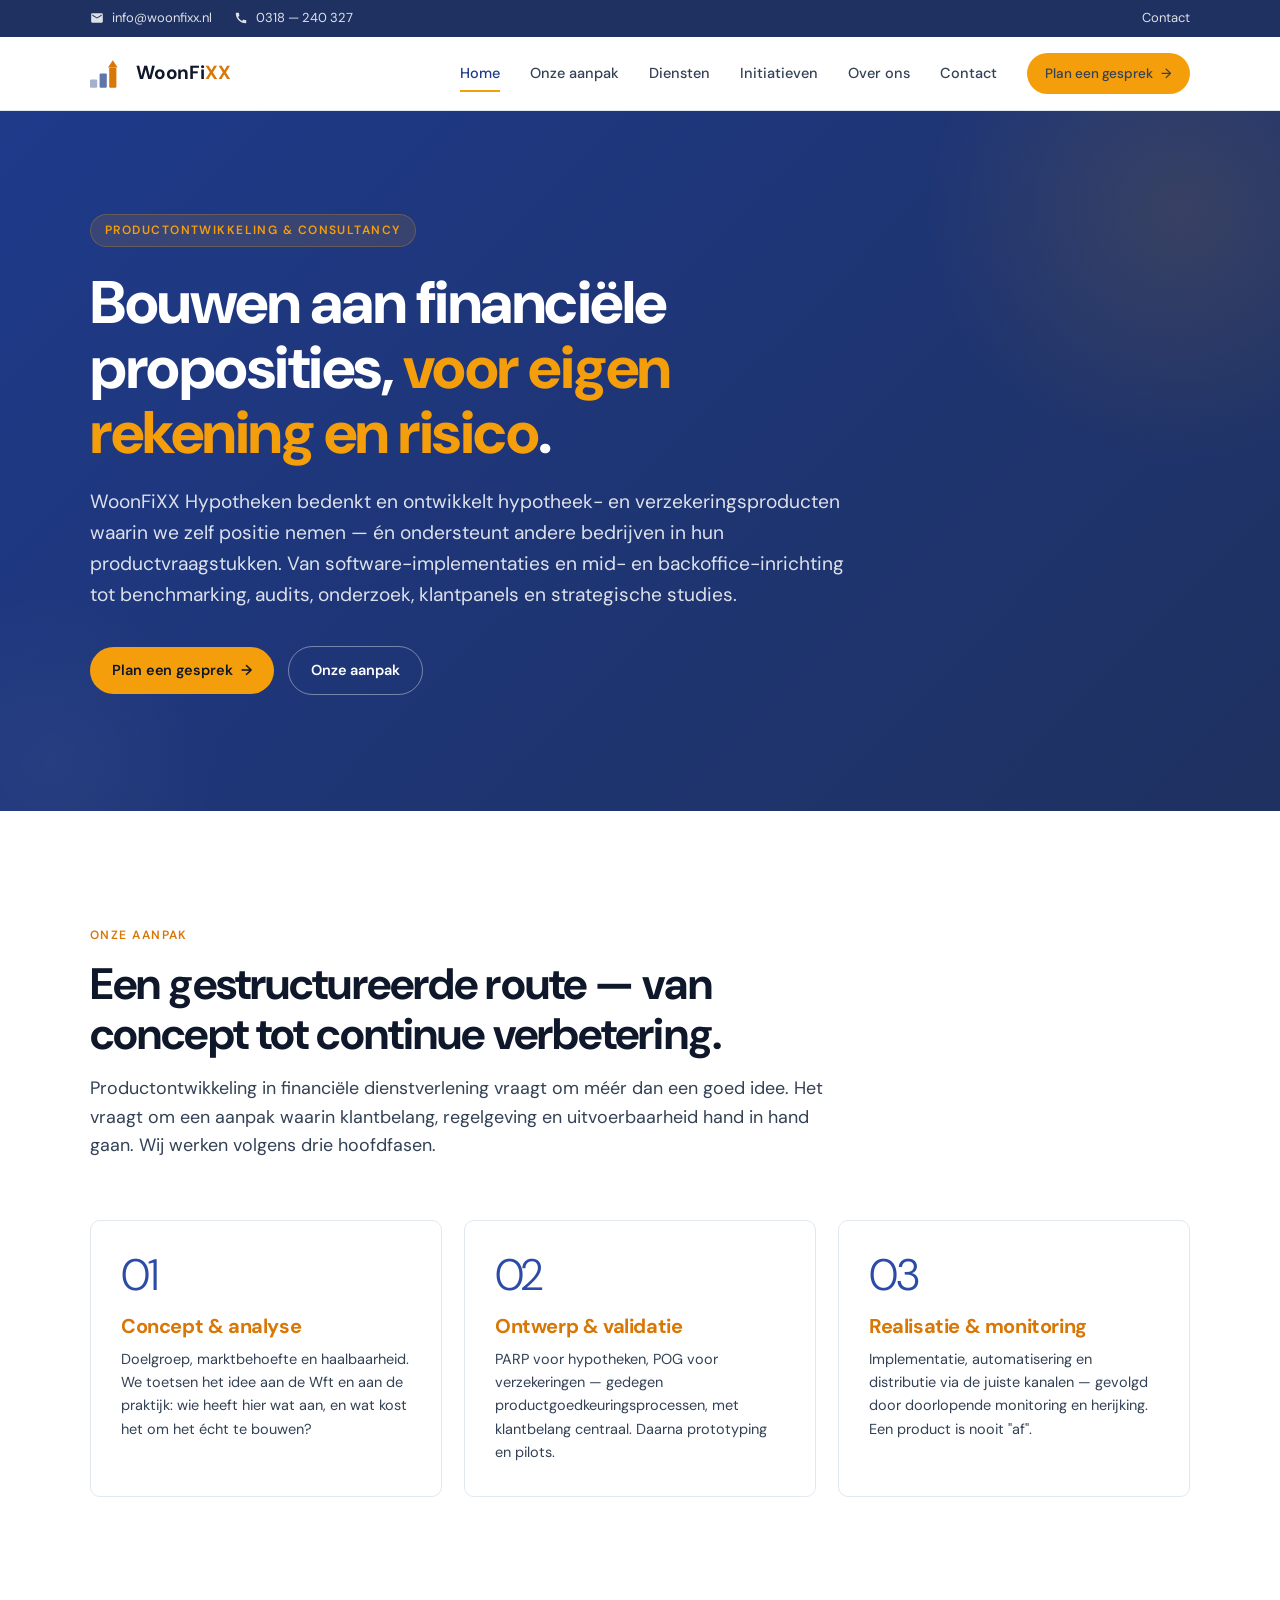
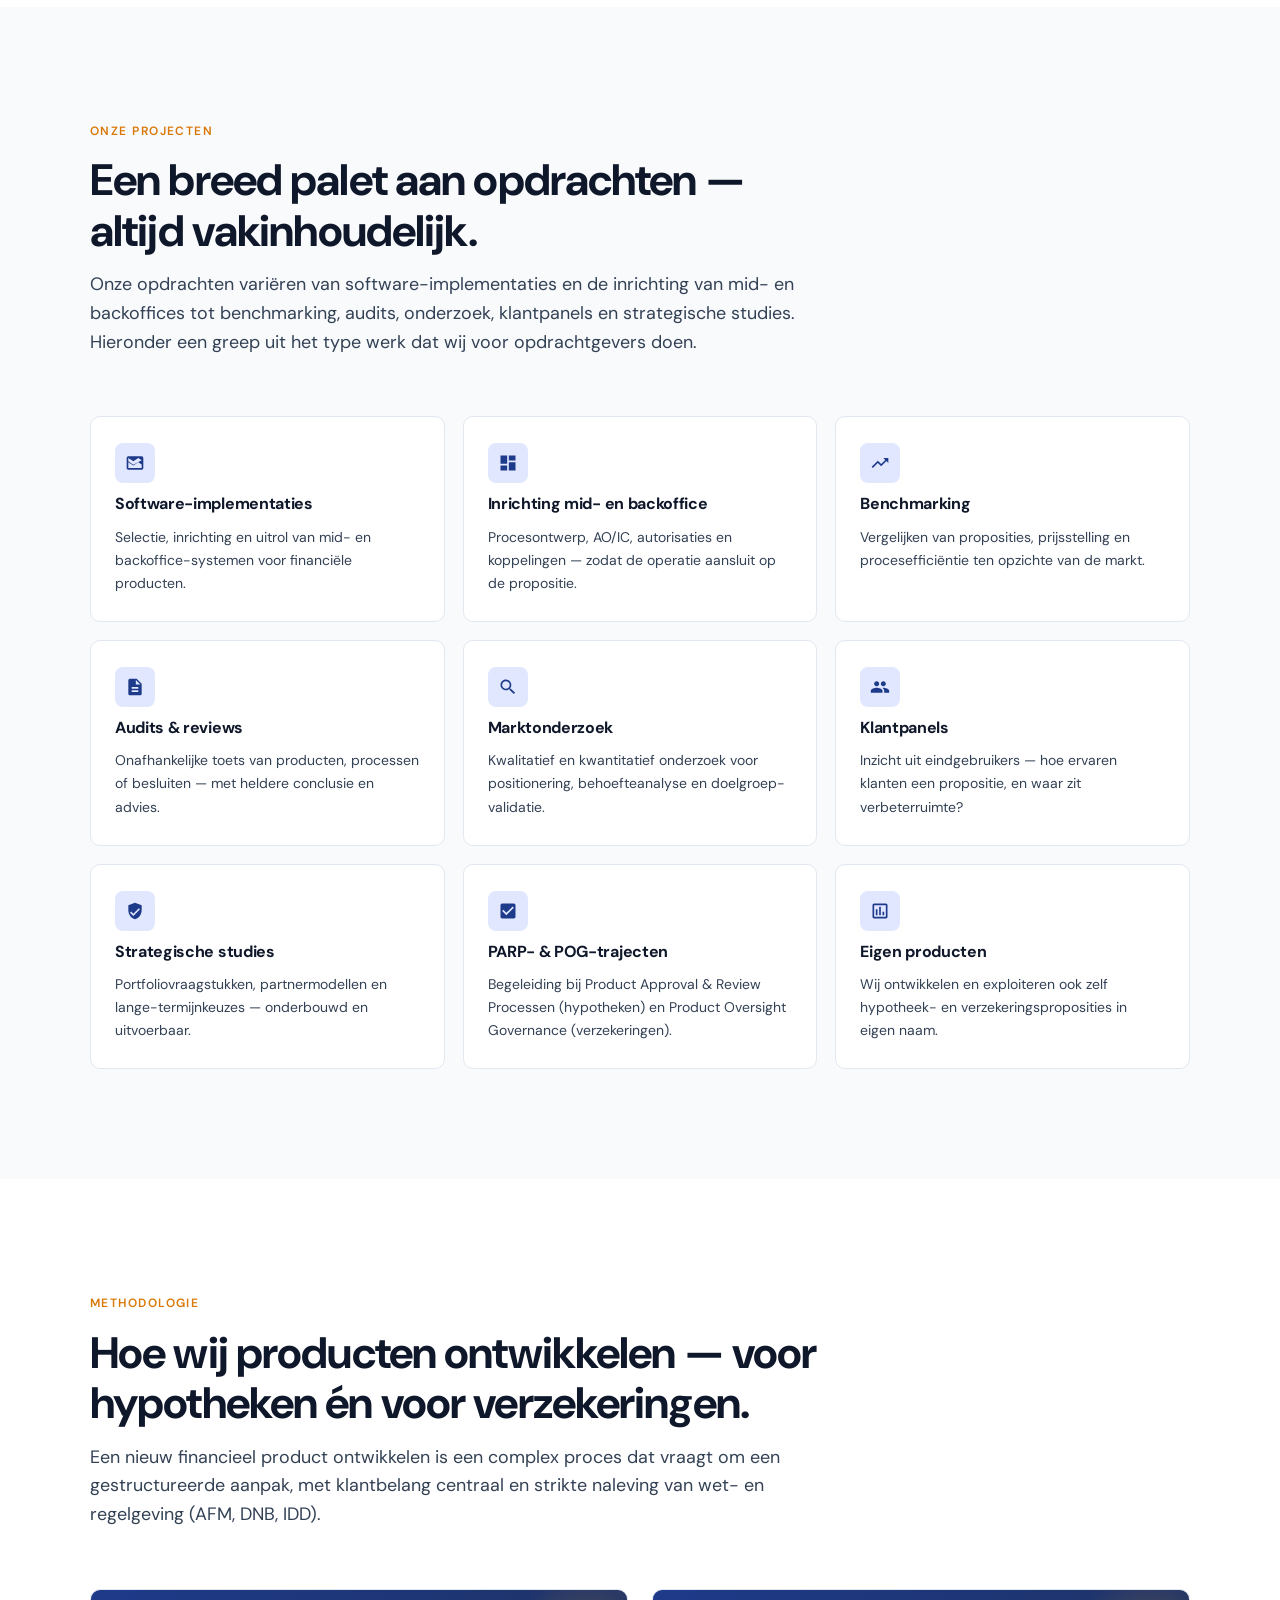
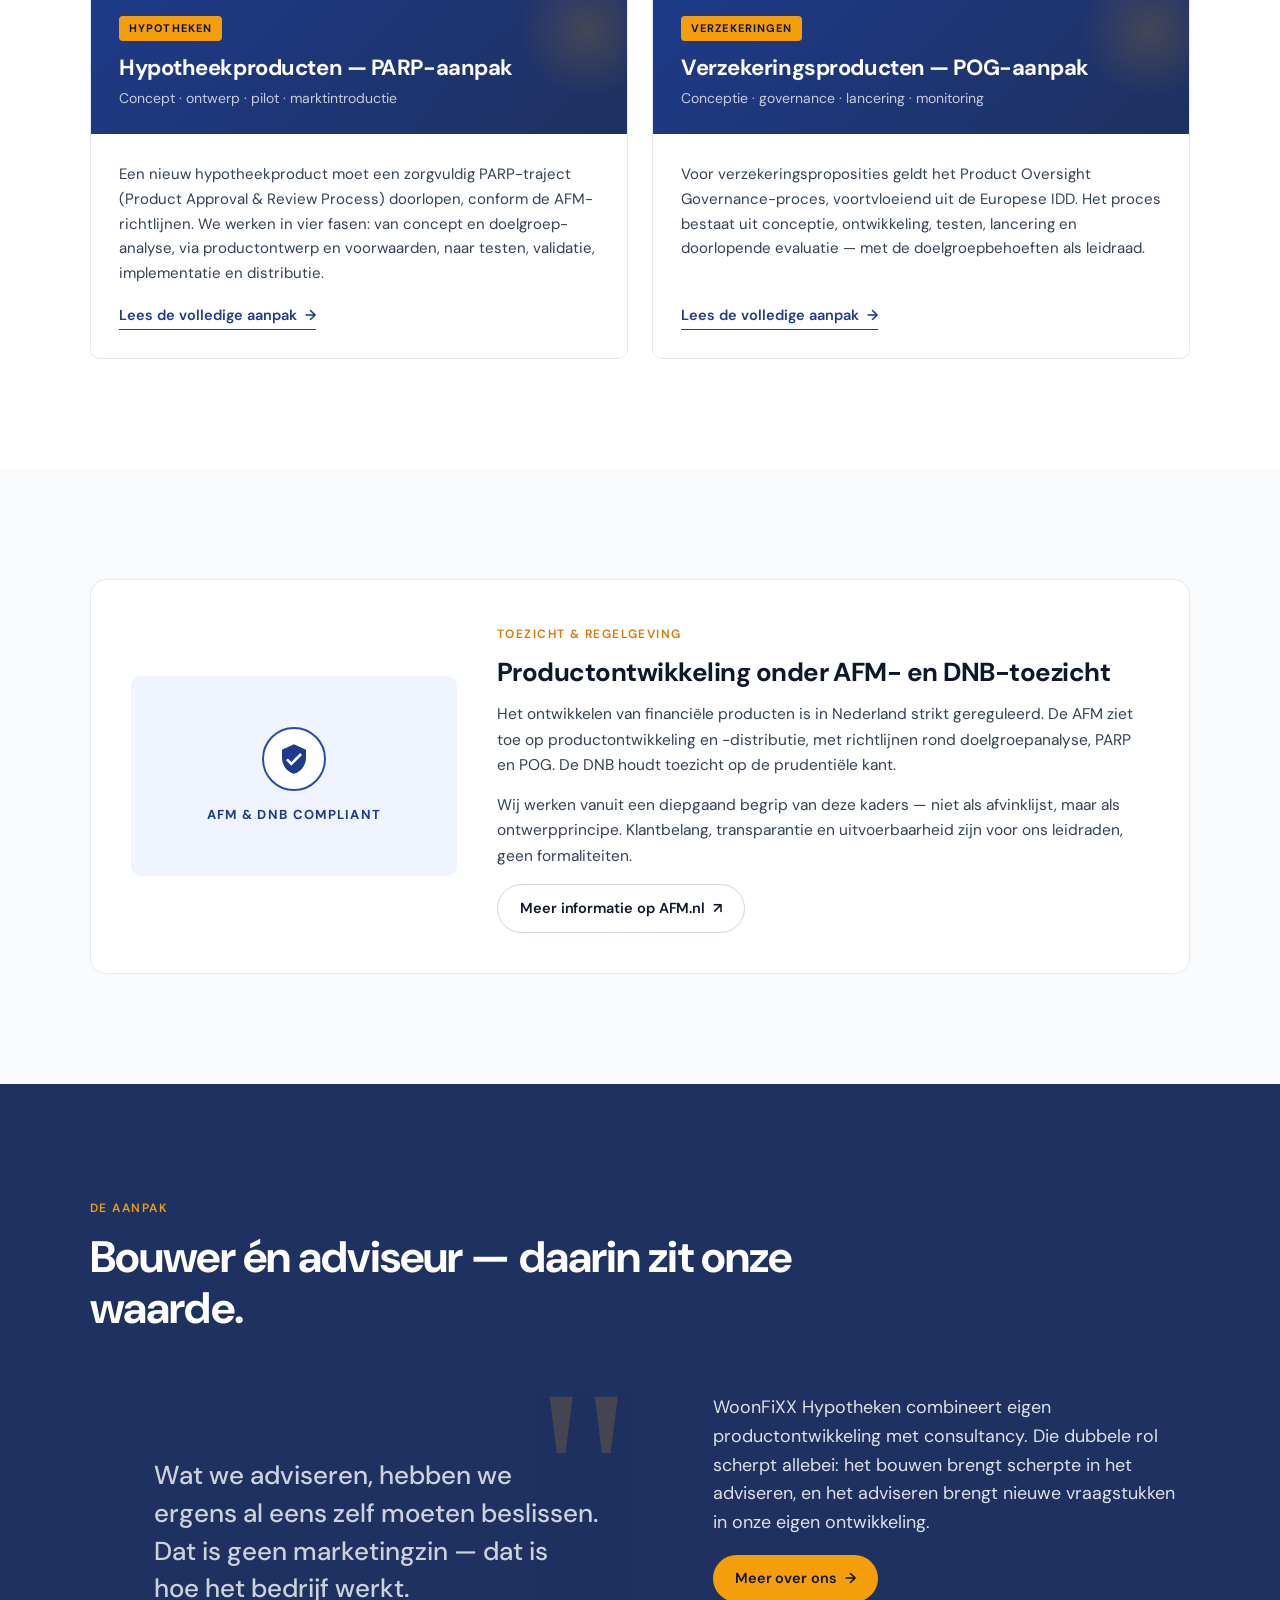
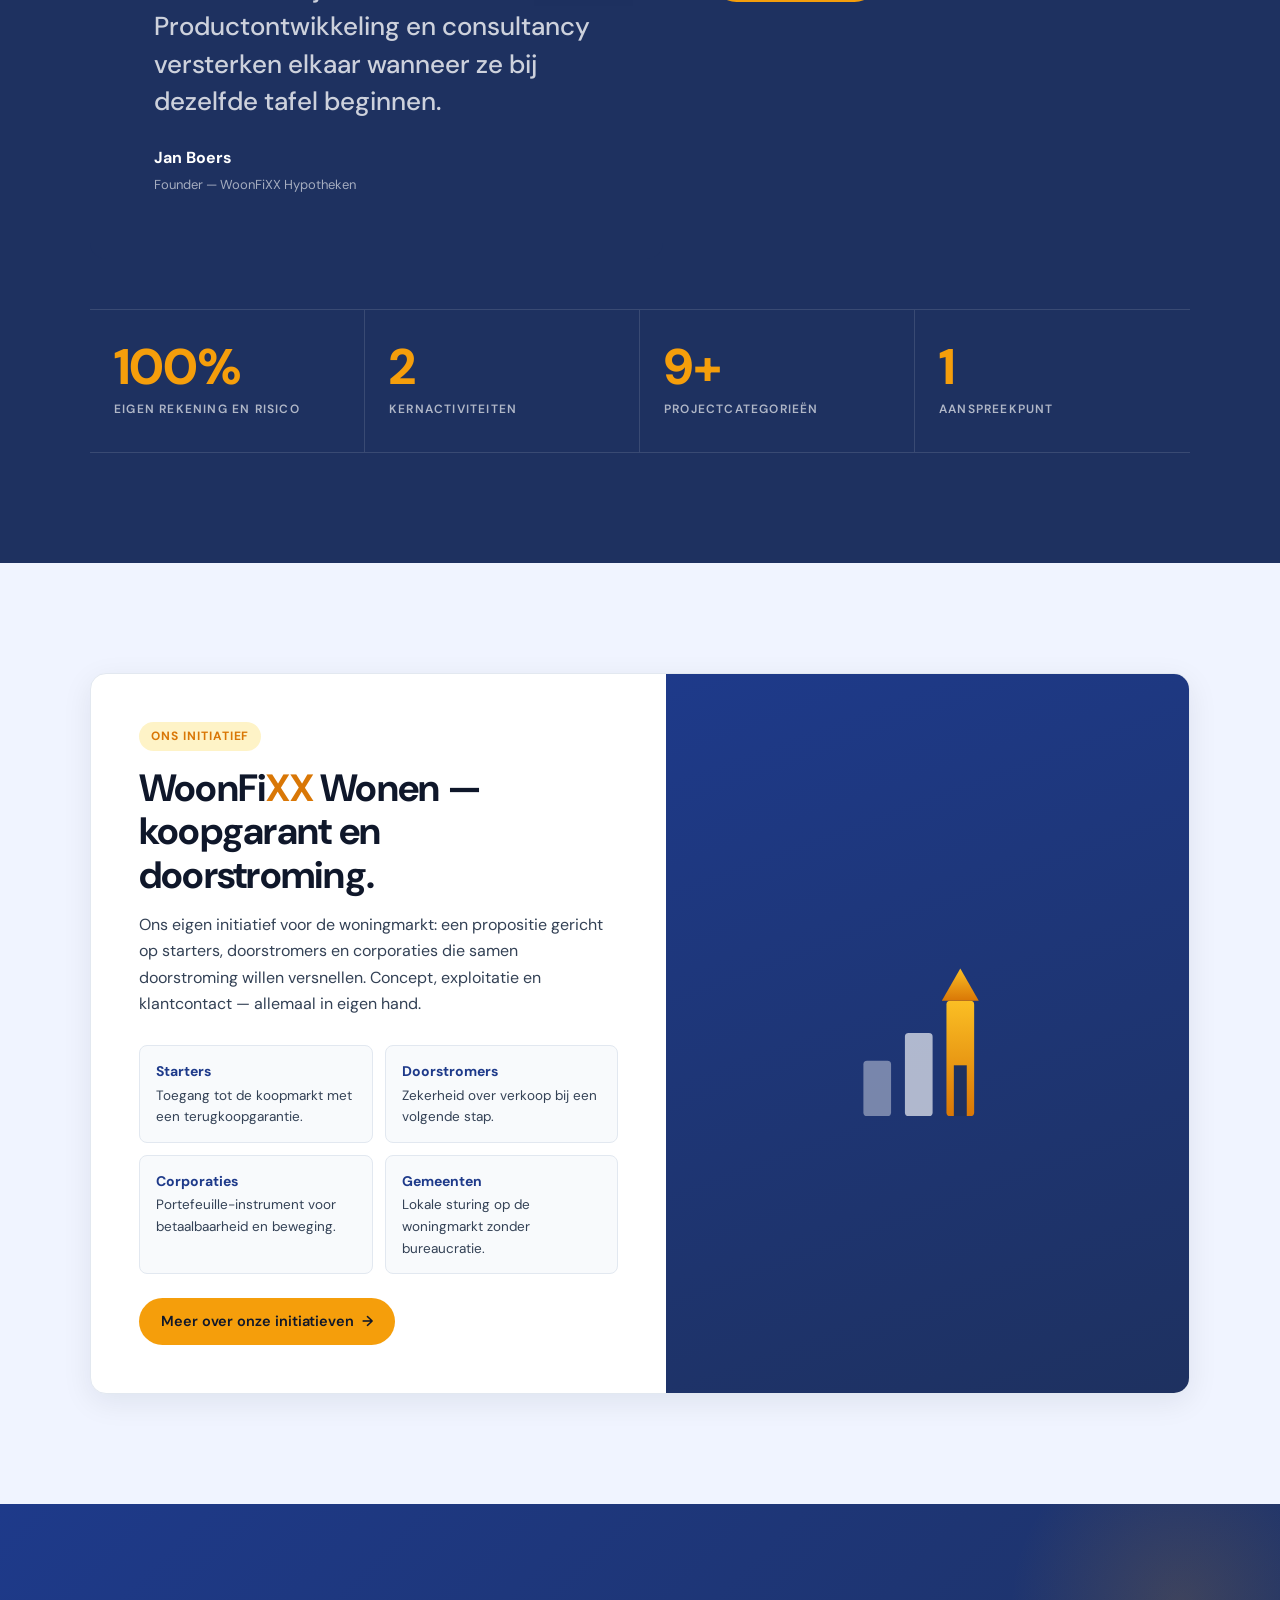
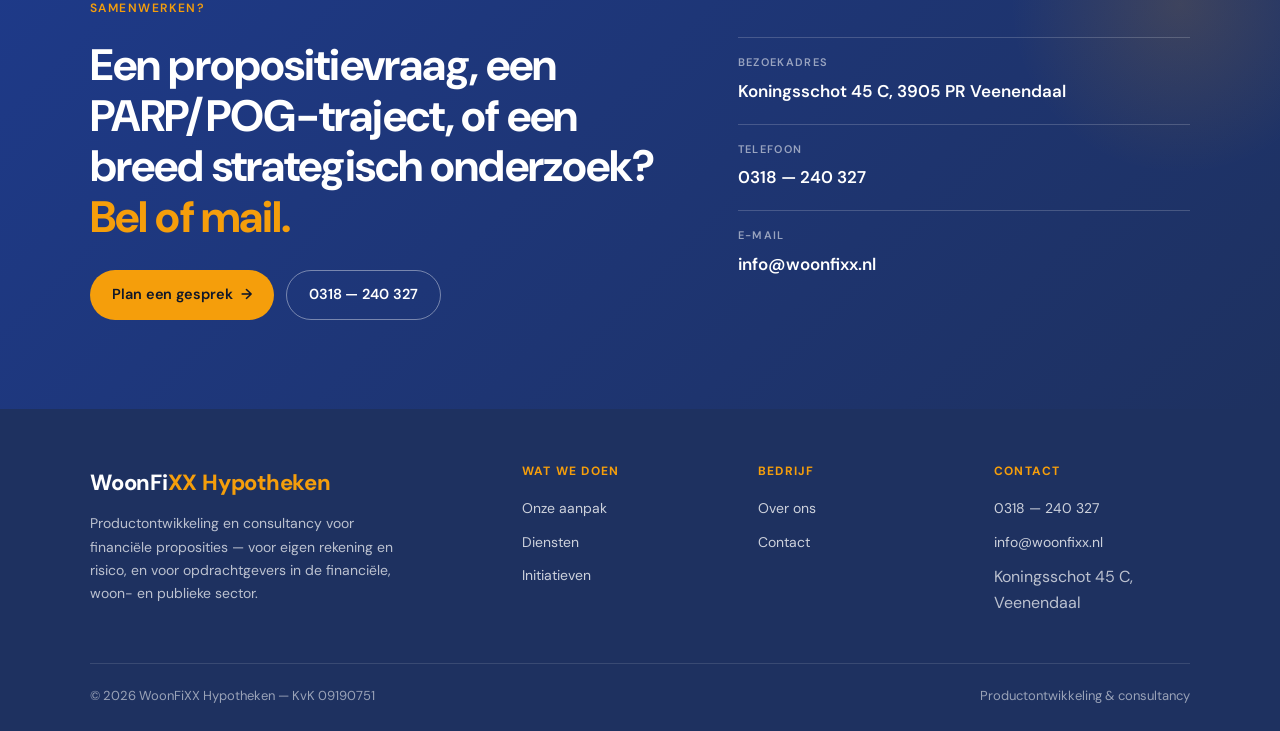
<file: index.html>
<!doctype html>
<html lang="nl">
<head>
  <meta charset="utf-8" />
  <meta name="viewport" content="width=device-width, initial-scale=1" />
  <title>WoonFiXX Hypotheken — Productontwikkeling &amp; consultancy voor financiële proposities</title>
  <meta name="description" content="WoonFiXX Hypotheken bedenkt voor eigen rekening en risico hypotheek- en verzekeringsproducten en voert consultancy­trajecten uit — van software-implementaties en mid- en backoffice-inrichting tot benchmarking, audits, onderzoek, klantpanels en strategische studies." />
  <meta name="theme-color" content="#1e3a8a" />
  <link rel="icon" type="image/svg+xml" href="assets/logo.svg" />
  <link rel="preconnect" href="https://fonts.googleapis.com" />
  <link rel="preconnect" href="https://fonts.gstatic.com" crossorigin />
  <link href="https://fonts.googleapis.com/css2?family=DM+Sans:opsz,wght@9..40,300;9..40,400;9..40,500;9..40,600;9..40,700;9..40,800&display=swap" rel="stylesheet" />
  <link rel="stylesheet" href="css/styles.css" />
</head>
<body>

  <div class="topbar">
    <div class="topbar-inner">
      <div class="topbar-left">
        <a class="topbar-item" href="mailto:info@woonfixx.nl">
          <svg viewBox="0 0 24 24" fill="currentColor"><path d="M20 4H4c-1.1 0-2 .9-2 2v12c0 1.1.9 2 2 2h16c1.1 0 2-.9 2-2V6c0-1.1-.9-2-2-2zm0 4l-8 5-8-5V6l8 5 8-5v2z"/></svg>
          info@woonfixx.nl
        </a>
        <a class="topbar-item" href="tel:+31318240327">
          <svg viewBox="0 0 24 24" fill="currentColor"><path d="M20.01 15.38c-1.23 0-2.42-.2-3.53-.56-.35-.12-.74-.03-1.01.24l-1.57 1.97c-2.83-1.35-5.48-3.9-6.89-6.83l1.95-1.66c.27-.28.35-.67.24-1.02-.37-1.11-.56-2.3-.56-3.53 0-.54-.45-.99-.99-.99H4.19C3.65 3 3 3.24 3 3.99 3 13.28 10.73 21 20.01 21c.71 0 .99-.63.99-1.18v-3.45c0-.54-.45-.99-.99-.99z"/></svg>
          0318 — 240 327
        </a>
      </div>
      <div class="topbar-right">
        <a href="contact.html">Contact</a>
      </div>
    </div>
  </div>

  <header class="nav">
    <div class="nav-inner">
      <a class="nav-logo" href="index.html" aria-label="WoonFiXX Hypotheken">
        <svg width="36" height="30" viewBox="0 0 60 50" aria-hidden="true">
          <rect x="0"  y="34" width="12" height="14" rx="2" fill="#1e3a8a" opacity="0.4"/>
          <rect x="16" y="24" width="12" height="24" rx="2" fill="#1e3a8a" opacity="0.7"/>
          <rect x="32" y="14" width="12" height="34" rx="2" fill="#d97706"/>
          <polygon points="30,14 38,2 46,14" fill="#d97706"/>
        </svg>
        <span class="nav-logo-text">WoonFi<span class="x-orange">XX</span></span>
      </a>
      <nav class="nav-links" aria-label="Hoofdnavigatie">
        <a href="index.html">Home</a>
        <a href="aanpak.html">Onze aanpak</a>
        <a href="diensten.html">Diensten</a>
        <a href="initiatieven.html">Initiatieven</a>
        <a href="over-ons.html">Over ons</a>
        <a href="contact.html">Contact</a>
        <a class="btn btn-orange" href="contact.html">Plan een gesprek <span class="arrow">→</span></a>
      </nav>
      <button class="nav-toggle" aria-label="Menu openen"><span></span><span></span><span></span></button>
    </div>
  </header>

  <section class="hero">
    <div class="wrap">
      <div class="hero-inner">
        <span class="eyebrow">Productontwikkeling &amp; consultancy</span>
        <h1>Bouwen aan financiële proposities, <span class="accent">voor eigen rekening en risico</span>.</h1>
        <p class="lead">
          WoonFiXX Hypotheken bedenkt en ontwikkelt hypotheek- en verzekerings­producten waarin
          we zelf positie nemen — én ondersteunt andere bedrijven in hun productvraagstukken.
          Van software-implementaties en mid- en backoffice-inrichting tot benchmarking,
          audits, onderzoek, klantpanels en strategische studies.
        </p>
        <div class="hero-cta">
          <a class="btn btn-orange" href="contact.html">Plan een gesprek <span class="arrow">→</span></a>
          <a class="btn btn-ghost" href="aanpak.html">Onze aanpak</a>
        </div>
      </div>
    </div>
  </section>

  <section class="section">
    <div class="wrap">
      <div class="section-header reveal">
        <span class="eyebrow">Onze aanpak</span>
        <h2>Een gestructureerde route — van concept tot continue verbetering.</h2>
        <p class="lead">Productontwikkeling in financiële dienstverlening vraagt om méér dan een goed idee. Het vraagt om een aanpak waarin klantbelang, regelgeving en uitvoerbaarheid hand in hand gaan. Wij werken volgens drie hoofdfasen.</p>
      </div>

      <div class="numbered-cards reveal">
        <article class="num-card">
          <span class="num">01</span>
          <h3>Concept &amp; analyse</h3>
          <p>Doelgroep, marktbehoefte en haalbaarheid. We toetsen het idee aan de Wft en aan de praktijk: wie heeft hier wat aan, en wat kost het om het écht te bouwen?</p>
        </article>
        <article class="num-card">
          <span class="num">02</span>
          <h3>Ontwerp &amp; validatie</h3>
          <p>PARP voor hypotheken, POG voor verzekeringen — gedegen productgoedkeurings­processen, met klantbelang centraal. Daarna prototyping en pilots.</p>
        </article>
        <article class="num-card">
          <span class="num">03</span>
          <h3>Realisatie &amp; monitoring</h3>
          <p>Implementatie, automatisering en distributie via de juiste kanalen — gevolgd door doorlopende monitoring en herijking. Een product is nooit "af".</p>
        </article>
      </div>
    </div>
  </section>

  <section class="section tint">
    <div class="wrap">
      <div class="section-header reveal">
        <span class="eyebrow">Onze projecten</span>
        <h2>Een breed palet aan opdrachten — altijd vakinhoudelijk.</h2>
        <p class="lead">Onze opdrachten variëren van software-implementaties en de inrichting van mid- en backoffices tot benchmarking, audits, onderzoek, klantpanels en strategische studies. Hieronder een greep uit het type werk dat wij voor opdrachtgevers doen.</p>
      </div>

      <div class="projects-grid reveal">
        <article class="project-tile">
          <span class="tile-icon"><svg viewBox="0 0 24 24" fill="currentColor"><path d="M20 4H4c-1.11 0-2 .89-2 2v12c0 1.1.89 2 2 2h16c1.1 0 1.99-.9 1.99-2L22 6c0-1.11-.9-2-2-2zm0 14H4v-7l6 4 6-4 4 2.67V18zm0-9.33L10 14 4 10V6l6 4 6-4 4 2.67v0z"/></svg></span>
          <h4>Software-implementaties</h4>
          <p>Selectie, inrichting en uitrol van mid- en backoffice-systemen voor financiële producten.</p>
        </article>
        <article class="project-tile">
          <span class="tile-icon"><svg viewBox="0 0 24 24" fill="currentColor"><path d="M3 13h8V3H3v10zm0 8h8v-6H3v6zm10 0h8V11h-8v10zm0-18v6h8V3h-8z"/></svg></span>
          <h4>Inrichting mid- en backoffice</h4>
          <p>Procesontwerp, AO/IC, autorisaties en koppelingen — zodat de operatie aansluit op de propositie.</p>
        </article>
        <article class="project-tile">
          <span class="tile-icon"><svg viewBox="0 0 24 24" fill="currentColor"><path d="M16 6l2.29 2.29-4.88 4.88-4-4L2 16.59 3.41 18l6-6 4 4 6.3-6.29L22 12V6z"/></svg></span>
          <h4>Benchmarking</h4>
          <p>Vergelijken van proposities, prijsstelling en proces­efficiëntie ten opzichte van de markt.</p>
        </article>
        <article class="project-tile">
          <span class="tile-icon"><svg viewBox="0 0 24 24" fill="currentColor"><path d="M14 2H6c-1.1 0-1.99.9-1.99 2L4 20c0 1.1.89 2 1.99 2H18c1.1 0 2-.9 2-2V8l-6-6zm2 16H8v-2h8v2zm0-4H8v-2h8v2zm-3-5V3.5L18.5 9H13z"/></svg></span>
          <h4>Audits &amp; reviews</h4>
          <p>Onafhankelijke toets van producten, processen of besluiten — met heldere conclusie en advies.</p>
        </article>
        <article class="project-tile">
          <span class="tile-icon"><svg viewBox="0 0 24 24" fill="currentColor"><path d="M15.5 14h-.79l-.28-.27C15.41 12.59 16 11.11 16 9.5 16 5.91 13.09 3 9.5 3S3 5.91 3 9.5 5.91 16 9.5 16c1.61 0 3.09-.59 4.23-1.57l.27.28v.79l5 4.99L20.49 19l-4.99-5zm-6 0C7.01 14 5 11.99 5 9.5S7.01 5 9.5 5 14 7.01 14 9.5 11.99 14 9.5 14z"/></svg></span>
          <h4>Marktonderzoek</h4>
          <p>Kwalitatief en kwantitatief onderzoek voor positionering, behoefte­analyse en doelgroep­validatie.</p>
        </article>
        <article class="project-tile">
          <span class="tile-icon"><svg viewBox="0 0 24 24" fill="currentColor"><path d="M16 11c1.66 0 2.99-1.34 2.99-3S17.66 5 16 5c-1.66 0-3 1.34-3 3s1.34 3 3 3zm-8 0c1.66 0 2.99-1.34 2.99-3S9.66 5 8 5C6.34 5 5 6.34 5 8s1.34 3 3 3zm0 2c-2.33 0-7 1.17-7 3.5V19h14v-2.5c0-2.33-4.67-3.5-7-3.5zm8 0c-.29 0-.62.02-.97.05 1.16.84 1.97 1.97 1.97 3.45V19h6v-2.5c0-2.33-4.67-3.5-7-3.5z"/></svg></span>
          <h4>Klantpanels</h4>
          <p>Inzicht uit eindgebruikers — hoe ervaren klanten een propositie, en waar zit verbeterruimte?</p>
        </article>
        <article class="project-tile">
          <span class="tile-icon"><svg viewBox="0 0 24 24" fill="currentColor"><path d="M12 2L4 5v6.09c0 5.05 3.41 9.76 8 10.91 4.59-1.15 8-5.86 8-10.91V5l-8-3zm-2 16l-4-4 1.41-1.41L10 15.17l6.59-6.59L18 10l-8 8z"/></svg></span>
          <h4>Strategische studies</h4>
          <p>Portfolio­vraagstukken, partner­modellen en lange-termijnkeuzes — onderbouwd en uitvoerbaar.</p>
        </article>
        <article class="project-tile">
          <span class="tile-icon"><svg viewBox="0 0 24 24" fill="currentColor"><path d="M19 3H5c-1.11 0-2 .9-2 2v14c0 1.1.89 2 2 2h14c1.1 0 2-.9 2-2V5c0-1.1-.9-2-2-2zm-9 14l-5-5 1.41-1.41L10 14.17l7.59-7.59L19 8l-9 9z"/></svg></span>
          <h4>PARP- &amp; POG-trajecten</h4>
          <p>Begeleiding bij Product Approval &amp; Review Processen (hypotheken) en Product Oversight Governance (verzekeringen).</p>
        </article>
        <article class="project-tile">
          <span class="tile-icon"><svg viewBox="0 0 24 24" fill="currentColor"><path d="M19 5v14H5V5h14m0-2H5c-1.1 0-2 .9-2 2v14c0 1.1.9 2 2 2h14c1.1 0 2-.9 2-2V5c0-1.1-.9-2-2-2zM7 10h2v7H7zm4-3h2v10h-2zm4 6h2v4h-2z"/></svg></span>
          <h4>Eigen producten</h4>
          <p>Wij ontwikkelen en exploiteren ook zelf hypotheek- en verzekerings­proposities in eigen naam.</p>
        </article>
      </div>
    </div>
  </section>

  <section class="section">
    <div class="wrap">
      <div class="section-header reveal">
        <span class="eyebrow">Methodologie</span>
        <h2>Hoe wij producten ontwikkelen — voor hypotheken én voor verzekeringen.</h2>
        <p class="lead">Een nieuw financieel product ontwikkelen is een complex proces dat vraagt om een gestructureerde aanpak, met klantbelang centraal en strikte naleving van wet- en regelgeving (AFM, DNB, IDD).</p>
      </div>

      <div class="article-row reveal">
        <article class="article-card">
          <div class="top-band">
            <span class="badge">Hypotheken</span>
            <h3>Hypotheekproducten — PARP-aanpak</h3>
            <span class="subtitle">Concept · ontwerp · pilot · marktintroductie</span>
          </div>
          <div class="body">
            <p>Een nieuw hypotheek­product moet een zorgvuldig PARP-traject (Product Approval &amp; Review Process) doorlopen, conform de AFM-richtlijnen. We werken in vier fasen: van concept en doelgroep­analyse, via productontwerp en voorwaarden, naar testen, validatie, implementatie en distributie.</p>
            <a class="read-link" href="aanpak.html#hypotheken">Lees de volledige aanpak <span>→</span></a>
          </div>
        </article>

        <article class="article-card">
          <div class="top-band">
            <span class="badge">Verzekeringen</span>
            <h3>Verzekeringsproducten — POG-aanpak</h3>
            <span class="subtitle">Conceptie · governance · lancering · monitoring</span>
          </div>
          <div class="body">
            <p>Voor verzekerings­proposities geldt het Product Oversight Governance-proces, voortvloeiend uit de Europese IDD. Het proces bestaat uit conceptie, ontwikkeling, testen, lancering en doorlopende evaluatie — met de doelgroep­behoeften als leidraad.</p>
            <a class="read-link" href="aanpak.html#verzekeringen">Lees de volledige aanpak <span>→</span></a>
          </div>
        </article>
      </div>
    </div>
  </section>

  <section class="section tint">
    <div class="wrap">
      <div class="info-card reveal">
        <div class="info-card-visual">
          <span class="icon-wrap">
            <svg viewBox="0 0 24 24" fill="currentColor"><path d="M12 1L3 5v6c0 5.55 3.84 10.74 9 12 5.16-1.26 9-6.45 9-12V5l-9-4zm-2 16l-4-4 1.41-1.41L10 14.17l6.59-6.59L18 9l-8 8z"/></svg>
          </span>
          <span class="label">AFM &amp; DNB compliant</span>
        </div>
        <div class="info-card-content">
          <span class="eyebrow">Toezicht &amp; regelgeving</span>
          <h3>Productontwikkeling onder AFM- en DNB-toezicht</h3>
          <p>Het ontwikkelen van financiële producten is in Nederland strikt gereguleerd. De AFM ziet toe op productontwikkeling en -distributie, met richtlijnen rond doelgroep­analyse, PARP en POG. De DNB houdt toezicht op de prudentiële kant.</p>
          <p>Wij werken vanuit een diepgaand begrip van deze kaders — niet als afvinklijst, maar als ontwerpprincipe. Klantbelang, transparantie en uitvoerbaarheid zijn voor ons leidraden, geen formaliteiten.</p>
          <a class="btn btn-ghost-dark" href="https://www.afm.nl/nl-nl/sector/themas/dienstverlening-aan-consumenten/financiele-producten/productontwikkeling--en-distributie" target="_blank" rel="noopener">Meer informatie op AFM.nl <span class="arrow">↗</span></a>
        </div>
      </div>
    </div>
  </section>

  <section class="section dark">
    <div class="wrap">
      <div class="section-header reveal" style="max-width: 800px;">
        <span class="eyebrow light">De aanpak</span>
        <h2 style="color: var(--paper);">Bouwer én adviseur — daarin zit onze waarde.</h2>
      </div>

      <div class="founder-split reveal">
        <div>
          <div class="quote-block">
            <p class="quote-text">Wat we adviseren, hebben we ergens al eens zelf moeten beslissen. Dat is geen marketingzin — dat is hoe het bedrijf werkt. Productontwikkeling en consultancy versterken elkaar wanneer ze bij dezelfde tafel beginnen.</p>
            <div class="quote-author">Jan Boers</div>
            <div class="quote-role">Founder — WoonFiXX Hypotheken</div>
          </div>
        </div>
        <div>
          <p class="lead" style="color: rgba(255,255,255,0.85);">
            WoonFiXX Hypotheken combineert eigen productontwikkeling met consultancy. Die dubbele
            rol scherpt allebei: het bouwen brengt scherpte in het adviseren, en het adviseren brengt
            nieuwe vraagstukken in onze eigen ontwikkeling.
          </p>
          <a class="btn btn-orange" style="margin-top: 18px;" href="over-ons.html">Meer over ons <span class="arrow">→</span></a>
        </div>
      </div>

      <div class="stats-strip reveal">
        <div class="stat-item"><div class="stat-num">100%</div><div class="stat-label">Eigen rekening en risico</div></div>
        <div class="stat-item"><div class="stat-num">2</div><div class="stat-label">Kernactiviteiten</div></div>
        <div class="stat-item"><div class="stat-num">9+</div><div class="stat-label">Project­categorieën</div></div>
        <div class="stat-item"><div class="stat-num">1</div><div class="stat-label">Aanspreekpunt</div></div>
      </div>
    </div>
  </section>

  <section class="section tint-blue">
    <div class="wrap">
      <div class="spotlight reveal">
        <div class="spotlight-content">
          <span class="badge">Ons initiatief</span>
          <h2>WoonFi<span class="accent">XX</span> Wonen — koopgarant en doorstroming.</h2>
          <p>Ons eigen initiatief voor de woningmarkt: een propositie gericht op starters, doorstromers en corporaties die samen doorstroming willen versnellen. Concept, exploitatie en klantcontact — allemaal in eigen hand.</p>
          <div class="spotlight-targets">
            <div class="spotlight-target"><strong>Starters</strong><span>Toegang tot de koopmarkt met een terugkoop­garantie.</span></div>
            <div class="spotlight-target"><strong>Doorstromers</strong><span>Zekerheid over verkoop bij een volgende stap.</span></div>
            <div class="spotlight-target"><strong>Corporaties</strong><span>Portefeuille-instrument voor betaalbaarheid en beweging.</span></div>
            <div class="spotlight-target"><strong>Gemeenten</strong><span>Lokale sturing op de woningmarkt zonder bureaucratie.</span></div>
          </div>
          <div class="spotlight-cta">
            <a class="btn btn-orange" href="initiatieven.html">Meer over onze initiatieven <span class="arrow">→</span></a>
          </div>
        </div>
        <div class="spotlight-visual">
          <svg viewBox="0 0 260 260" width="240" height="240" aria-hidden="true">
            <defs>
              <linearGradient id="og" x1="0" y1="0" x2="0" y2="1">
                <stop offset="0%" stop-color="#fbbf24"/>
                <stop offset="100%" stop-color="#d97706"/>
              </linearGradient>
            </defs>
            <g transform="translate(60,40)">
              <rect x="0"   y="120" width="30" height="60" rx="4" fill="#ffffff" opacity="0.4"/>
              <rect x="45"  y="90"  width="30" height="90" rx="4" fill="#ffffff" opacity="0.65"/>
              <rect x="90"  y="55"  width="30" height="125" rx="4" fill="url(#og)"/>
              <polygon points="85,55 105,20 125,55" fill="url(#og)"/>
              <rect x="98" y="125" width="14" height="55" fill="#1e3160"/>
            </g>
          </svg>
        </div>
      </div>
    </div>
  </section>

  <section class="cta">
    <div class="wrap">
      <div class="cta-grid reveal">
        <div>
          <span class="eyebrow light">Samenwerken?</span>
          <h2 style="margin-top: 8px;">Een propositievraag, een PARP/POG-traject, of een breed strategisch onderzoek? <span class="accent">Bel of mail.</span></h2>
          <div style="display:flex; gap:12px; flex-wrap:wrap; margin-top: 28px;">
            <a class="btn btn-orange" href="contact.html">Plan een gesprek <span class="arrow">→</span></a>
            <a class="btn btn-ghost" href="tel:+31318240327">0318 — 240 327</a>
          </div>
        </div>
        <div class="cta-info">
          <div class="row"><span class="label">Bezoekadres</span><span class="value">Koningsschot 45 C, 3905 PR Veenendaal</span></div>
          <div class="row"><span class="label">Telefoon</span><a class="value" href="tel:+31318240327">0318 — 240 327</a></div>
          <div class="row"><span class="label">E-mail</span><a class="value" href="mailto:info@woonfixx.nl">info@woonfixx.nl</a></div>
        </div>
      </div>
    </div>
  </section>

  <footer class="foot">
    <div class="wrap">
      <div class="foot-grid">
        <div class="foot-col foot-brand-block">
          <span class="foot-logo">WoonFi<span class="x-orange">XX</span> <span class="x-orange">Hypotheken</span></span>
          <p>Productontwikkeling en consultancy voor financiële proposities — voor eigen rekening en risico, en voor opdrachtgevers in de financiële, woon- en publieke sector.</p>
        </div>
        <div class="foot-col"><h4>Wat we doen</h4><ul><li><a href="aanpak.html">Onze aanpak</a></li><li><a href="diensten.html">Diensten</a></li><li><a href="initiatieven.html">Initiatieven</a></li></ul></div>
        <div class="foot-col"><h4>Bedrijf</h4><ul><li><a href="over-ons.html">Over ons</a></li><li><a href="contact.html">Contact</a></li></ul></div>
        <div class="foot-col"><h4>Contact</h4><ul><li><a href="tel:+31318240327">0318 — 240 327</a></li><li><a href="mailto:info@woonfixx.nl">info@woonfixx.nl</a></li><li style="color: rgba(255,255,255,0.7); margin-top: 10px;">Koningsschot 45 C, Veenendaal</li></ul></div>
      </div>
      <div class="foot-bottom">
        <span>© <span id="year">2026</span> WoonFiXX Hypotheken — KvK 09190751</span>
        <span>Productontwikkeling &amp; consultancy</span>
      </div>
    </div>
  </footer>

  <script src="js/script.js"></script>
</body>
</html>
</file>
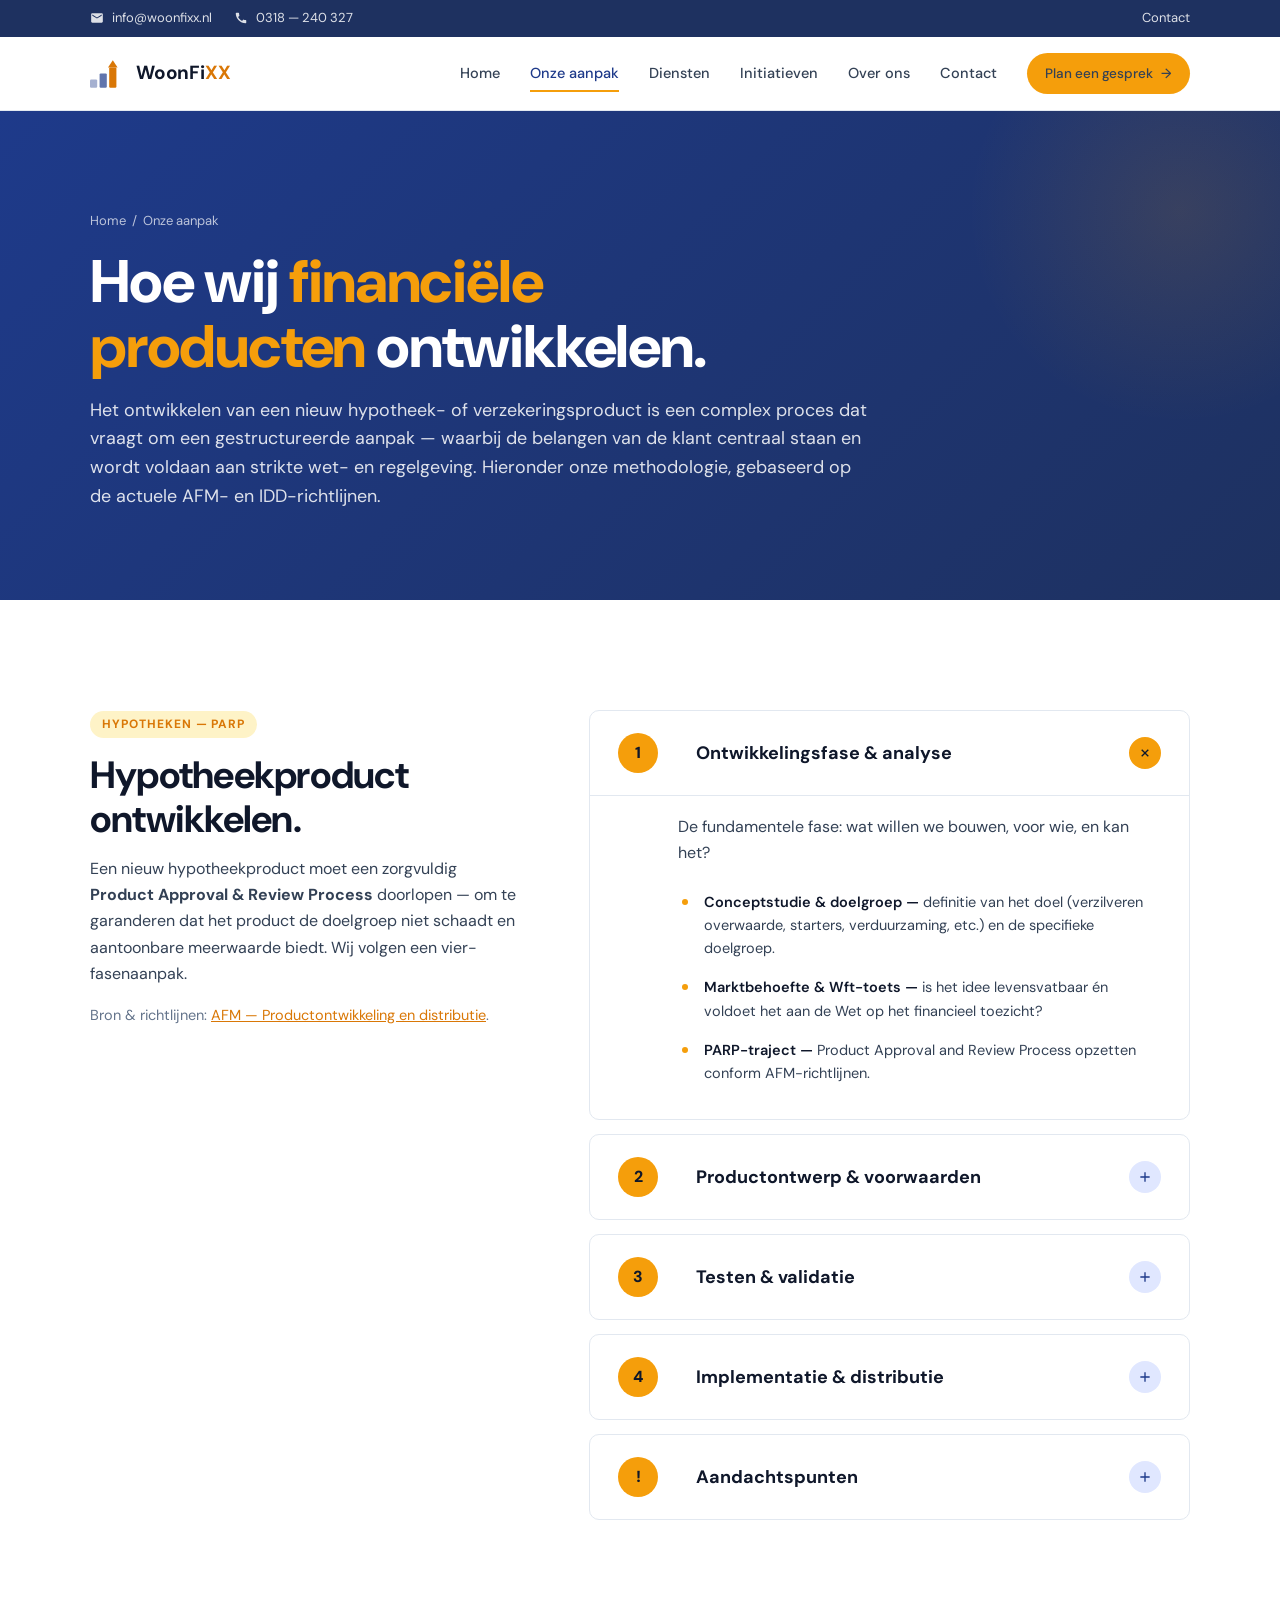
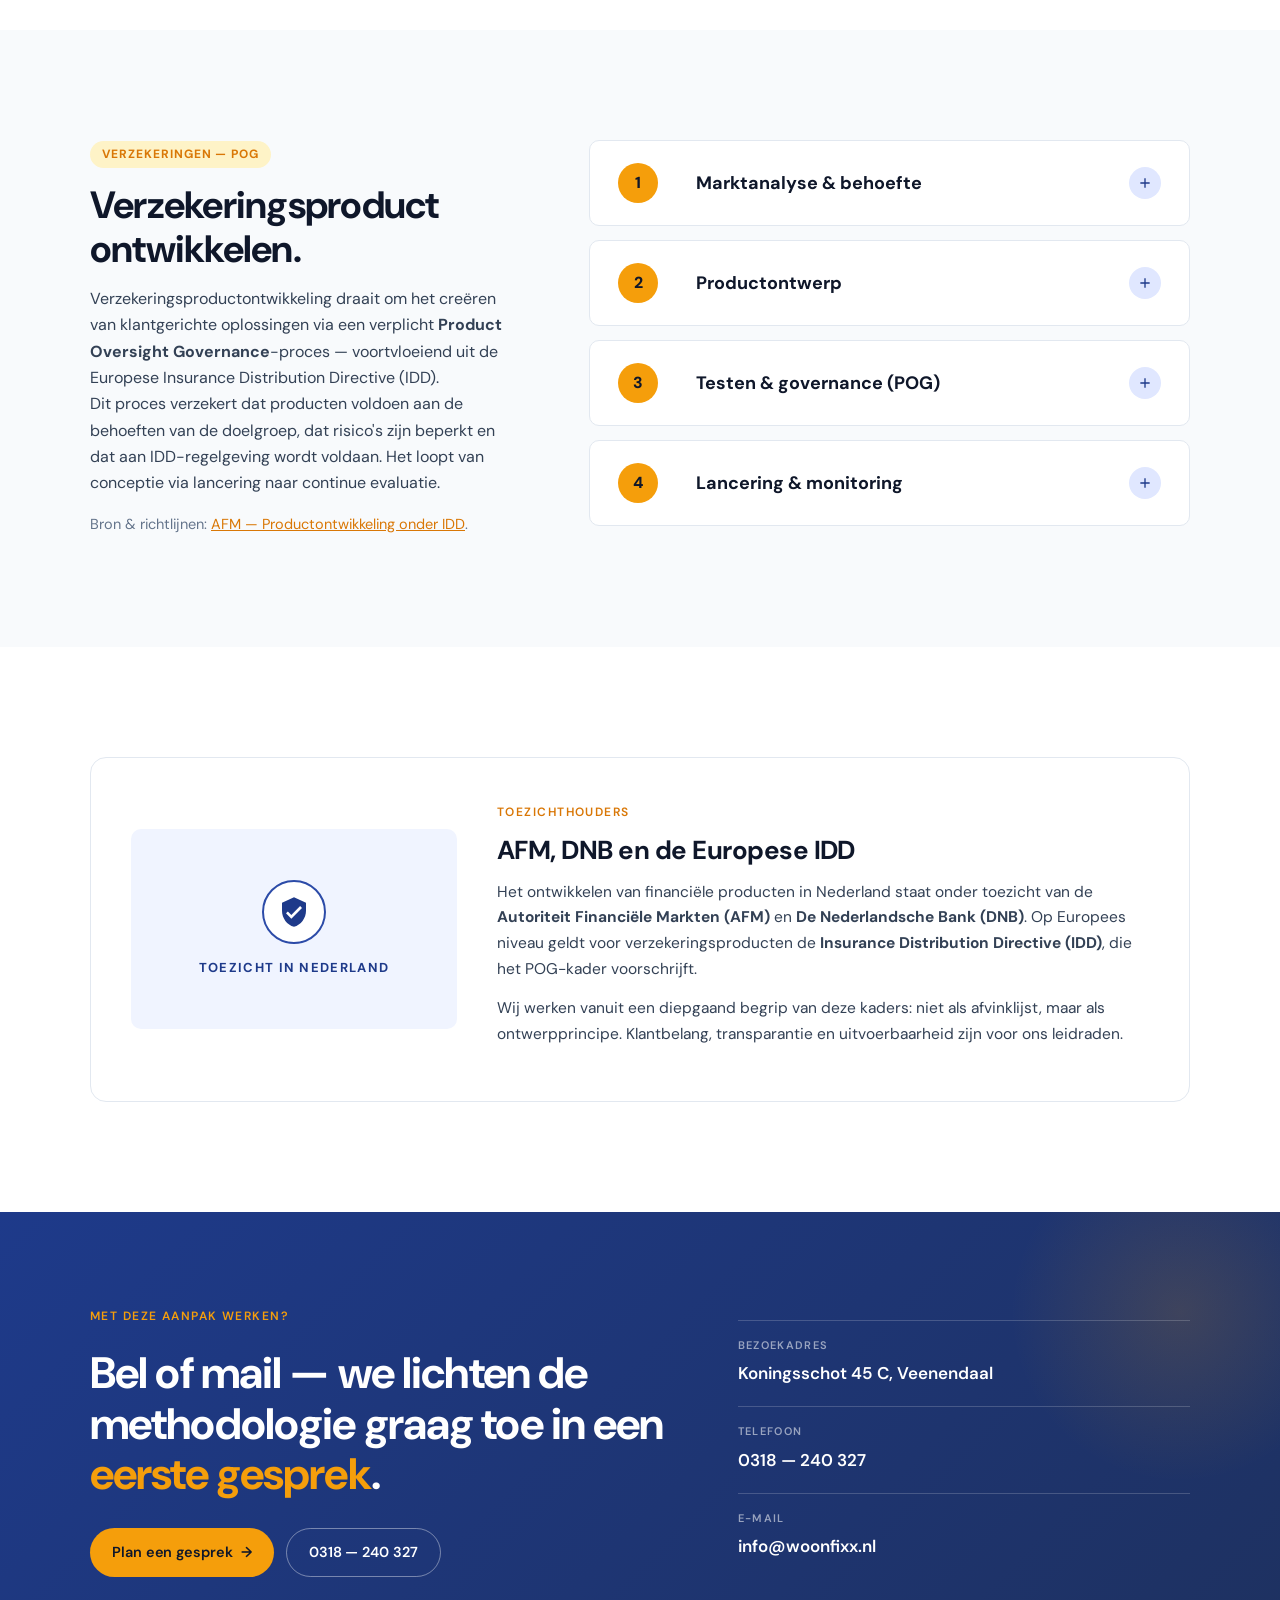
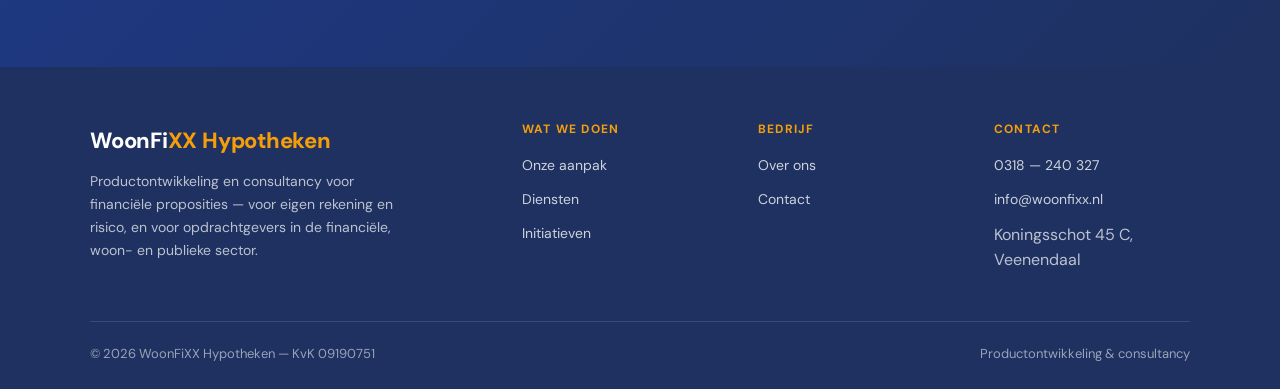
<file: aanpak.html>
<!doctype html>
<html lang="nl">
<head>
  <meta charset="utf-8" />
  <meta name="viewport" content="width=device-width, initial-scale=1" />
  <title>Onze aanpak — WoonFiXX Hypotheken</title>
  <meta name="description" content="Hoe WoonFiXX Hypotheken financiële producten ontwikkelt: PARP voor hypotheken, POG voor verzekeringen — gestructureerd, klantgericht en in lijn met AFM- en IDD-richtlijnen." />
  <meta name="theme-color" content="#1e3a8a" />
  <link rel="icon" type="image/svg+xml" href="assets/logo.svg" />
  <link rel="preconnect" href="https://fonts.googleapis.com" />
  <link rel="preconnect" href="https://fonts.gstatic.com" crossorigin />
  <link href="https://fonts.googleapis.com/css2?family=DM+Sans:opsz,wght@9..40,300;9..40,400;9..40,500;9..40,600;9..40,700;9..40,800&display=swap" rel="stylesheet" />
  <link rel="stylesheet" href="css/styles.css" />
</head>
<body>

  <div class="topbar">
    <div class="topbar-inner">
      <div class="topbar-left">
        <a class="topbar-item" href="mailto:info@woonfixx.nl">
          <svg viewBox="0 0 24 24" fill="currentColor"><path d="M20 4H4c-1.1 0-2 .9-2 2v12c0 1.1.9 2 2 2h16c1.1 0 2-.9 2-2V6c0-1.1-.9-2-2-2zm0 4l-8 5-8-5V6l8 5 8-5v2z"/></svg>
          info@woonfixx.nl
        </a>
        <a class="topbar-item" href="tel:+31318240327">
          <svg viewBox="0 0 24 24" fill="currentColor"><path d="M20.01 15.38c-1.23 0-2.42-.2-3.53-.56-.35-.12-.74-.03-1.01.24l-1.57 1.97c-2.83-1.35-5.48-3.9-6.89-6.83l1.95-1.66c.27-.28.35-.67.24-1.02-.37-1.11-.56-2.3-.56-3.53 0-.54-.45-.99-.99-.99H4.19C3.65 3 3 3.24 3 3.99 3 13.28 10.73 21 20.01 21c.71 0 .99-.63.99-1.18v-3.45c0-.54-.45-.99-.99-.99z"/></svg>
          0318 — 240 327
        </a>
      </div>
      <div class="topbar-right">
        <a href="contact.html">Contact</a>
      </div>
    </div>
  </div>

  <header class="nav">
    <div class="nav-inner">
      <a class="nav-logo" href="index.html" aria-label="WoonFiXX Hypotheken">
        <svg width="36" height="30" viewBox="0 0 60 50" aria-hidden="true">
          <rect x="0"  y="34" width="12" height="14" rx="2" fill="#1e3a8a" opacity="0.4"/>
          <rect x="16" y="24" width="12" height="24" rx="2" fill="#1e3a8a" opacity="0.7"/>
          <rect x="32" y="14" width="12" height="34" rx="2" fill="#d97706"/>
          <polygon points="30,14 38,2 46,14" fill="#d97706"/>
        </svg>
        <span class="nav-logo-text">WoonFi<span class="x-orange">XX</span></span>
      </a>
      <nav class="nav-links" aria-label="Hoofdnavigatie">
        <a href="index.html">Home</a>
        <a href="aanpak.html">Onze aanpak</a>
        <a href="diensten.html">Diensten</a>
        <a href="initiatieven.html">Initiatieven</a>
        <a href="over-ons.html">Over ons</a>
        <a href="contact.html">Contact</a>
        <a class="btn btn-orange" href="contact.html">Plan een gesprek <span class="arrow">→</span></a>
      </nav>
      <button class="nav-toggle" aria-label="Menu openen"><span></span><span></span><span></span></button>
    </div>
  </header>

  <section class="page-head">
    <div class="wrap">
      <div class="crumbs"><a href="index.html">Home</a> &nbsp;/&nbsp; Onze aanpak</div>
      <h1>Hoe wij <span class="accent">financiële producten</span> ontwikkelen.</h1>
      <p class="lead">Het ontwikkelen van een nieuw hypotheek- of verzekeringsproduct is een complex proces dat vraagt om een gestructureerde aanpak — waarbij de belangen van de klant centraal staan en wordt voldaan aan strikte wet- en regelgeving. Hieronder onze methodologie, gebaseerd op de actuele AFM- en IDD-richtlijnen.</p>
    </div>
  </section>

  <section class="section" id="hypotheken">
    <div class="wrap">
      <div class="two-col">
        <div class="left reveal">
          <span class="num-prefix">Hypotheken — PARP</span>
          <h2>Hypotheekproduct ontwikkelen.</h2>
          <p>Een nieuw hypotheekproduct moet een zorgvuldig <strong>Product Approval &amp; Review Process</strong> doorlopen — om te garanderen dat het product de doelgroep niet schaadt en aantoonbare meerwaarde biedt. Wij volgen een vier-fasenaanpak.</p>
          <p style="margin-top: 16px; font-size: 14.5px; color: var(--muted);">Bron &amp; richtlijnen: <a href="https://www.afm.nl/nl-nl/sector/themas/dienstverlening-aan-consumenten/financiele-producten/productontwikkeling--en-distributie" target="_blank" rel="noopener" style="color: var(--orange-deep); text-decoration: underline;">AFM — Productontwikkeling en distributie</a>.</p>
        </div>

        <div class="right reveal">
          <div class="steps">
            <div class="step">
              <div class="step-head">
                <span class="step-num">1</span>
                <span class="step-title">Ontwikkelingsfase &amp; analyse</span>
                <span class="step-toggle"><svg width="16" height="16" viewBox="0 0 24 24" fill="currentColor"><path d="M19 13h-6v6h-2v-6H5v-2h6V5h2v6h6v2z"/></svg></span>
              </div>
              <div class="step-body">
                <div class="step-body-inner">
                  <p>De fundamentele fase: wat willen we bouwen, voor wie, en kan het?</p>
                  <ul>
                    <li><strong>Conceptstudie &amp; doelgroep —</strong> definitie van het doel (verzilveren overwaarde, starters, verduurzaming, etc.) en de specifieke doelgroep.</li>
                    <li><strong>Marktbehoefte &amp; Wft-toets —</strong> is het idee levensvatbaar én voldoet het aan de Wet op het financieel toezicht?</li>
                    <li><strong>PARP-traject —</strong> Product Approval and Review Process opzetten conform AFM-richtlijnen.</li>
                  </ul>
                </div>
              </div>
            </div>

            <div class="step">
              <div class="step-head">
                <span class="step-num">2</span>
                <span class="step-title">Productontwerp &amp; voorwaarden</span>
                <span class="step-toggle"><svg width="16" height="16" viewBox="0 0 24 24" fill="currentColor"><path d="M19 13h-6v6h-2v-6H5v-2h6V5h2v6h6v2z"/></svg></span>
              </div>
              <div class="step-body">
                <div class="step-body-inner">
                  <p>De fase waarin het product daadwerkelijk vorm krijgt — met klantbelang als hoofdkompas.</p>
                  <ul>
                    <li><strong>Klantbelang centraal —</strong> ontwerpkeuzes die aantoonbaar in het belang van de klant zijn, niet alleen in dat van de aanbieder.</li>
                    <li><strong>Rente &amp; voorwaarden —</strong> renteconstructie en specifieke voorwaarden zoals boeteclausules en meeneem­regelingen — vaak waar de unieke marktpositie zit.</li>
                    <li><strong>Prototyping —</strong> uitgewerkt prototype van het product én de bijbehorende processen.</li>
                  </ul>
                </div>
              </div>
            </div>

            <div class="step">
              <div class="step-head">
                <span class="step-num">3</span>
                <span class="step-title">Testen &amp; validatie</span>
                <span class="step-toggle"><svg width="16" height="16" viewBox="0 0 24 24" fill="currentColor"><path d="M19 13h-6v6h-2v-6H5v-2h6V5h2v6h6v2z"/></svg></span>
              </div>
              <div class="step-body">
                <div class="step-body-inner">
                  <p>Voordat het product breed wordt uitgerold, testen we onder gecontroleerde omstandigheden.</p>
                  <ul>
                    <li><strong>Pilot —</strong> test met een geselecteerde groep gebruikers om knelpunten en onvolkomenheden te identificeren.</li>
                    <li><strong>Risicoanalyse —</strong> evaluatie van risico's voor zowel aanbieder als consument, met extra zorg bij complexe constructies.</li>
                  </ul>
                </div>
              </div>
            </div>

            <div class="step">
              <div class="step-head">
                <span class="step-num">4</span>
                <span class="step-title">Implementatie &amp; distributie</span>
                <span class="step-toggle"><svg width="16" height="16" viewBox="0 0 24 24" fill="currentColor"><path d="M19 13h-6v6h-2v-6H5v-2h6V5h2v6h6v2z"/></svg></span>
              </div>
              <div class="step-body">
                <div class="step-body-inner">
                  <p>Het product naar de markt — met automatisering en de juiste distributiekanalen.</p>
                  <ul>
                    <li><strong>Automatisering —</strong> systemen waarin aanvragen efficiënt en foutloos verwerkt worden, bijvoorbeeld via digitale verwerking door intermediairs.</li>
                    <li><strong>Marktintroductie —</strong> verkoop via geselecteerde, passende kanalen.</li>
                    <li><strong>Doorlopende monitoring —</strong> elk product blijft onder review; uitkomsten leiden tot herijking en verbetering.</li>
                  </ul>
                </div>
              </div>
            </div>

            <div class="step">
              <div class="step-head">
                <span class="step-num">!</span>
                <span class="step-title">Aandachtspunten</span>
                <span class="step-toggle"><svg width="16" height="16" viewBox="0 0 24 24" fill="currentColor"><path d="M19 13h-6v6h-2v-6H5v-2h6V5h2v6h6v2z"/></svg></span>
              </div>
              <div class="step-body">
                <div class="step-body-inner">
                  <ul>
                    <li><strong>Innovatie —</strong> oplossingen voor huidige marktvraagstukken: starters­mogelijkheden, verduurzaming, doorstroming.</li>
                    <li><strong>Regelgeving —</strong> de strenge eisen van de AFM rond productontwikkeling én rond informatievoorziening aan de klant blijven leidend.</li>
                    <li><strong>Toezicht —</strong> het gehele proces valt onder toezicht van AFM en De Nederlandsche Bank (DNB).</li>
                  </ul>
                </div>
              </div>
            </div>
          </div>
        </div>
      </div>
    </div>
  </section>

  <section class="section tint" id="verzekeringen">
    <div class="wrap">
      <div class="two-col">
        <div class="left reveal">
          <span class="num-prefix">Verzekeringen — POG</span>
          <h2>Verzekeringsproduct ontwikkelen.</h2>
          <p>Verzekerings­productontwikkeling draait om het creëren van klantgerichte oplossingen via een verplicht <strong>Product Oversight Governance</strong>-proces — voortvloeiend uit de Europese Insurance Distribution Directive (IDD).</p>
          <p>Dit proces verzekert dat producten voldoen aan de behoeften van de doelgroep, dat risico's zijn beperkt en dat aan IDD-regelgeving wordt voldaan. Het loopt van conceptie via lancering naar continue evaluatie.</p>
          <p style="margin-top: 16px; font-size: 14.5px; color: var(--muted);">Bron &amp; richtlijnen: <a href="https://www.afm.nl/nl-nl/sector/themas/belangrijke-europese-wet--en-regelgeving/idd/productontwikkeling---idd" target="_blank" rel="noopener" style="color: var(--orange-deep); text-decoration: underline;">AFM — Productontwikkeling onder IDD</a>.</p>
        </div>

        <div class="right reveal">
          <div class="steps">
            <div class="step">
              <div class="step-head">
                <span class="step-num">1</span>
                <span class="step-title">Marktanalyse &amp; behoefte</span>
                <span class="step-toggle"><svg width="16" height="16" viewBox="0 0 24 24" fill="currentColor"><path d="M19 13h-6v6h-2v-6H5v-2h6V5h2v6h6v2z"/></svg></span>
              </div>
              <div class="step-body">
                <div class="step-body-inner">
                  <p>Identificeren waar in de markt — of bij specifieke doelgroepen — een gat of een onvervulde behoefte zit.</p>
                  <ul>
                    <li><strong>Doelgroepanalyse —</strong> behoeften en kenmerken van de specifieke doelgroep gedetailleerd vaststellen.</li>
                    <li><strong>Marktscan —</strong> bestaand aanbod, prijs­stelling en eventuele lacunes.</li>
                  </ul>
                </div>
              </div>
            </div>

            <div class="step">
              <div class="step-head">
                <span class="step-num">2</span>
                <span class="step-title">Productontwerp</span>
                <span class="step-toggle"><svg width="16" height="16" viewBox="0 0 24 24" fill="currentColor"><path d="M19 13h-6v6h-2v-6H5v-2h6V5h2v6h6v2z"/></svg></span>
              </div>
              <div class="step-body">
                <div class="step-body-inner">
                  <ul>
                    <li><strong>Dekking en voorwaarden —</strong> welke risico's worden afgedekt, welke uitsluitingen gelden en hoe duidelijk wordt dat richting de klant gemaakt?</li>
                    <li><strong>Premieconstructie —</strong> opbouw, leeftijds- of risico­differentiatie en transparantie.</li>
                  </ul>
                </div>
              </div>
            </div>

            <div class="step">
              <div class="step-head">
                <span class="step-num">3</span>
                <span class="step-title">Testen &amp; governance (POG)</span>
                <span class="step-toggle"><svg width="16" height="16" viewBox="0 0 24 24" fill="currentColor"><path d="M19 13h-6v6h-2v-6H5v-2h6V5h2v6h6v2z"/></svg></span>
              </div>
              <div class="step-body">
                <div class="step-body-inner">
                  <p>Het kernmoment van het POG-proces: bruikbaarheid testen en formele goedkeuring.</p>
                  <ul>
                    <li><strong>POG-toetsing —</strong> ontwikkelaars (verzekeraars en bemiddelaars) moeten een zorgvuldig proces volgen om het klantbelang centraal te stellen.</li>
                    <li><strong>Levenscyclus-aanpak —</strong> het proces omvat conceptie, ontwikkeling, lancering, groei én uitfasering — niets is statisch.</li>
                    <li><strong>POG-tools —</strong> volgens VVPonline.nl zijn ondersteunende tools onmisbaar voor een goed POG-proces.</li>
                  </ul>
                </div>
              </div>
            </div>

            <div class="step">
              <div class="step-head">
                <span class="step-num">4</span>
                <span class="step-title">Lancering &amp; monitoring</span>
                <span class="step-toggle"><svg width="16" height="16" viewBox="0 0 24 24" fill="currentColor"><path d="M19 13h-6v6h-2v-6H5v-2h6V5h2v6h6v2z"/></svg></span>
              </div>
              <div class="step-body">
                <div class="step-body-inner">
                  <p>"Een product ontwikkelen is doen — en het daarna steeds iets beter maken." Dat principe vatten wij ook serieus op.</p>
                  <ul>
                    <li><strong>Marktintroductie —</strong> via passende kanalen, met heldere klant­communicatie conform IDD.</li>
                    <li><strong>Doorlopende monitoring —</strong> prestaties blijven volgen, klantsignalen serieus nemen, periodiek herijken.</li>
                    <li><strong>Uitfasering —</strong> ook het einde van een product hoort bij governance — zorgvuldig en tijdig.</li>
                  </ul>
                </div>
              </div>
            </div>
          </div>
        </div>
      </div>
    </div>
  </section>

  <section class="section">
    <div class="wrap">
      <div class="info-card reveal">
        <div class="info-card-visual">
          <span class="icon-wrap"><svg viewBox="0 0 24 24" fill="currentColor"><path d="M12 1L3 5v6c0 5.55 3.84 10.74 9 12 5.16-1.26 9-6.45 9-12V5l-9-4zm-2 16l-4-4 1.41-1.41L10 14.17l6.59-6.59L18 9l-8 8z"/></svg></span>
          <span class="label">Toezicht in Nederland</span>
        </div>
        <div class="info-card-content">
          <span class="eyebrow">Toezichthouders</span>
          <h3>AFM, DNB en de Europese IDD</h3>
          <p>Het ontwikkelen van financiële producten in Nederland staat onder toezicht van de <strong>Autoriteit Financiële Markten (AFM)</strong> en <strong>De Nederlandsche Bank (DNB)</strong>. Op Europees niveau geldt voor verzekerings­producten de <strong>Insurance Distribution Directive (IDD)</strong>, die het POG-kader voorschrijft.</p>
          <p>Wij werken vanuit een diepgaand begrip van deze kaders: niet als afvinklijst, maar als ontwerpprincipe. Klantbelang, transparantie en uitvoerbaarheid zijn voor ons leidraden.</p>
        </div>
      </div>
    </div>
  </section>

  <section class="cta">
    <div class="wrap">
      <div class="cta-grid reveal">
        <div>
          <span class="eyebrow light">Met deze aanpak werken?</span>
          <h2 style="margin-top: 8px;">Bel of mail — we lichten de methodologie graag toe in een <span class="accent">eerste gesprek</span>.</h2>
          <div style="display:flex; gap:12px; flex-wrap:wrap; margin-top: 28px;">
            <a class="btn btn-orange" href="contact.html">Plan een gesprek <span class="arrow">→</span></a>
            <a class="btn btn-ghost" href="tel:+31318240327">0318 — 240 327</a>
          </div>
        </div>
        <div class="cta-info">
          <div class="row"><span class="label">Bezoekadres</span><span class="value">Koningsschot 45 C, Veenendaal</span></div>
          <div class="row"><span class="label">Telefoon</span><a class="value" href="tel:+31318240327">0318 — 240 327</a></div>
          <div class="row"><span class="label">E-mail</span><a class="value" href="mailto:info@woonfixx.nl">info@woonfixx.nl</a></div>
        </div>
      </div>
    </div>
  </section>

  <footer class="foot">
    <div class="wrap">
      <div class="foot-grid">
        <div class="foot-col foot-brand-block">
          <span class="foot-logo">WoonFi<span class="x-orange">XX</span> <span class="x-orange">Hypotheken</span></span>
          <p>Productontwikkeling en consultancy voor financiële proposities — voor eigen rekening en risico, en voor opdrachtgevers in de financiële, woon- en publieke sector.</p>
        </div>
        <div class="foot-col"><h4>Wat we doen</h4><ul><li><a href="aanpak.html">Onze aanpak</a></li><li><a href="diensten.html">Diensten</a></li><li><a href="initiatieven.html">Initiatieven</a></li></ul></div>
        <div class="foot-col"><h4>Bedrijf</h4><ul><li><a href="over-ons.html">Over ons</a></li><li><a href="contact.html">Contact</a></li></ul></div>
        <div class="foot-col"><h4>Contact</h4><ul><li><a href="tel:+31318240327">0318 — 240 327</a></li><li><a href="mailto:info@woonfixx.nl">info@woonfixx.nl</a></li><li style="color: rgba(255,255,255,0.7); margin-top: 10px;">Koningsschot 45 C, Veenendaal</li></ul></div>
      </div>
      <div class="foot-bottom">
        <span>© <span id="year">2026</span> WoonFiXX Hypotheken — KvK 09190751</span>
        <span>Productontwikkeling &amp; consultancy</span>
      </div>
    </div>
  </footer>

  <script src="js/script.js"></script>
</body>
</html>
</file>
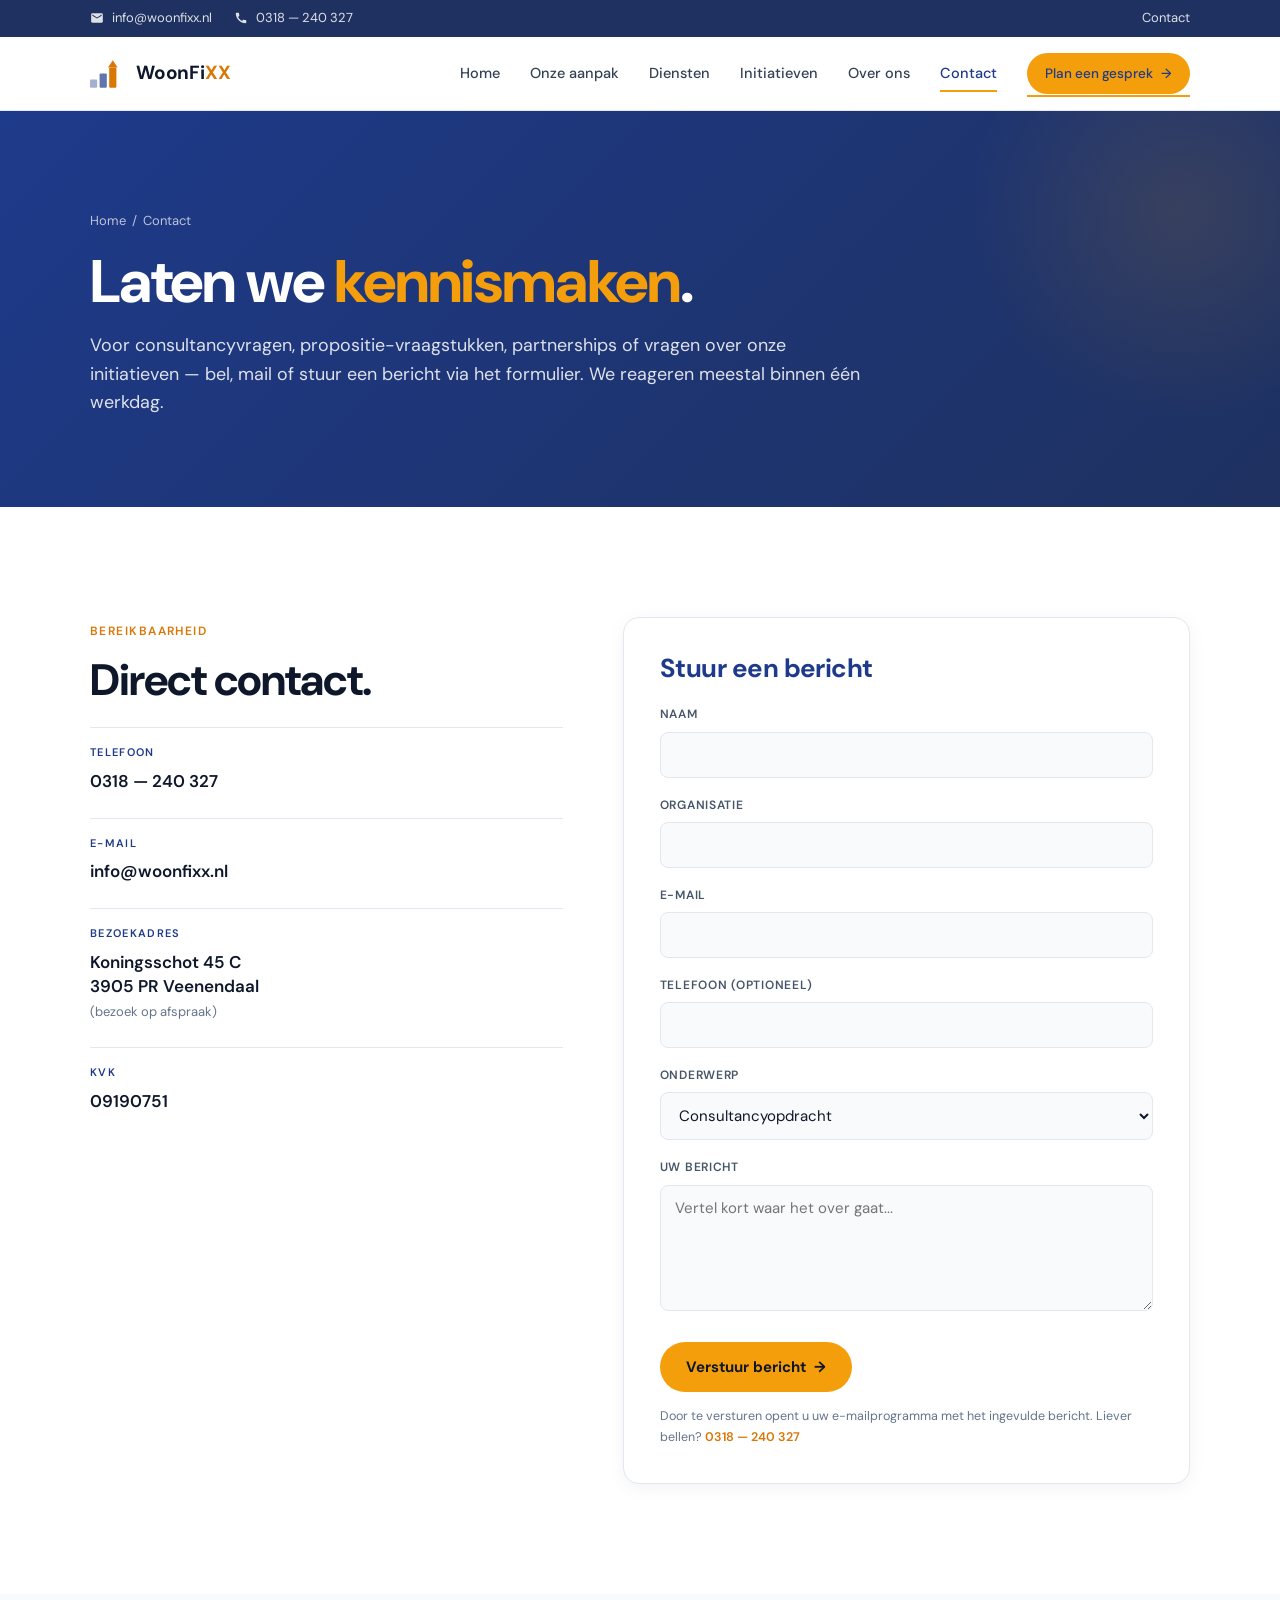
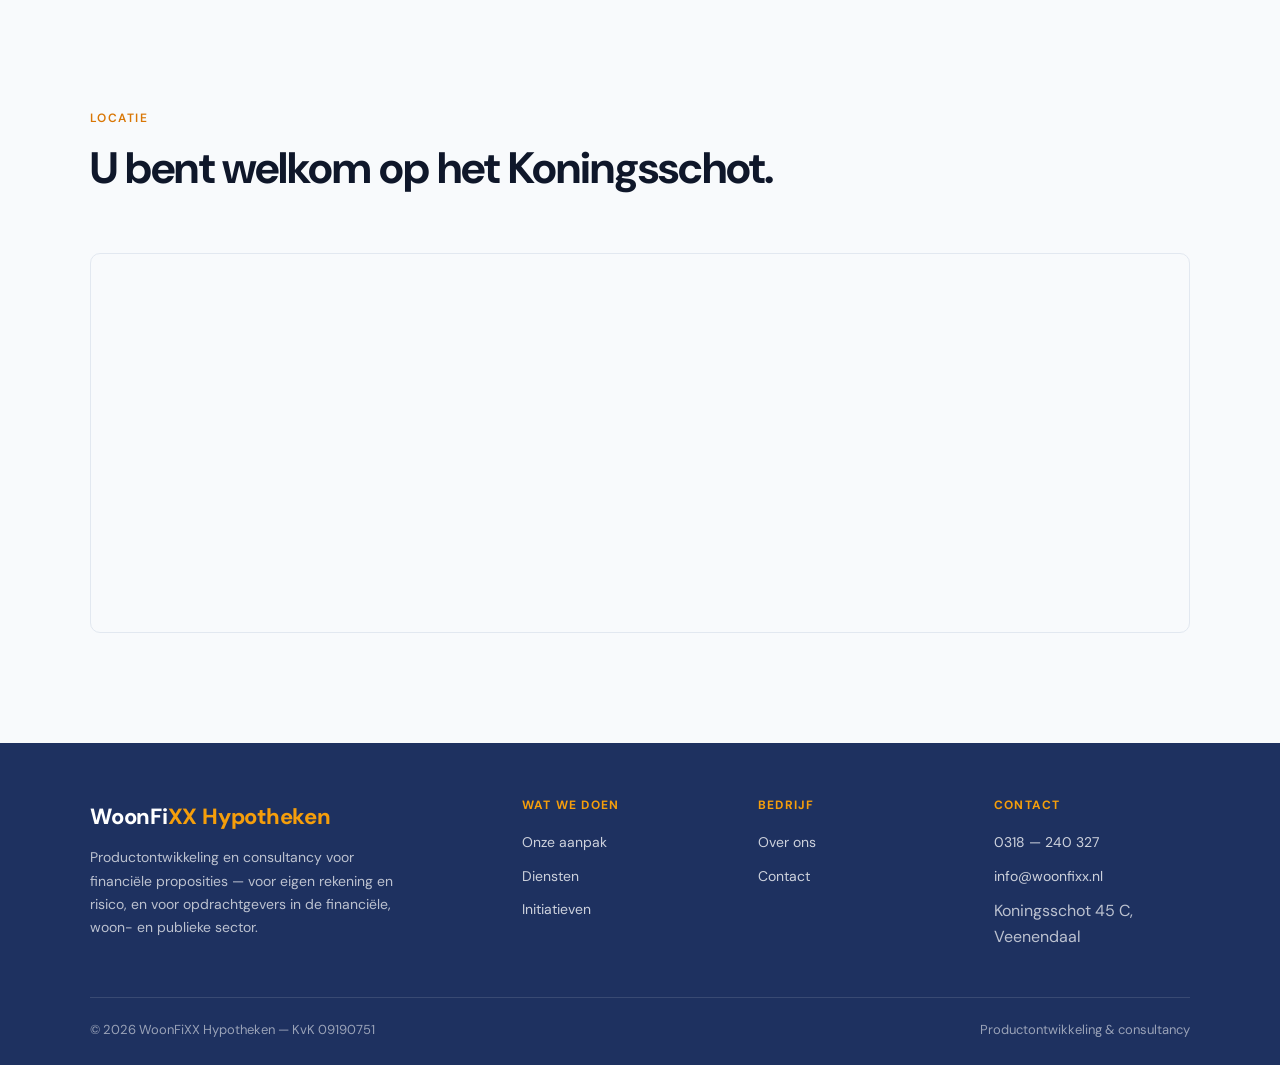
<file: contact.html>
<!doctype html>
<html lang="nl">
<head>
  <meta charset="utf-8" />
  <meta name="viewport" content="width=device-width, initial-scale=1" />
  <title>Contact — WoonFiXX Hypotheken</title>
  <meta name="description" content="Neem contact op met WoonFiXX Hypotheken in Veenendaal. Bel 0318-240327, mail info@woonfixx.nl of stuur een bericht via het formulier." />
  <meta name="theme-color" content="#1e3a8a" />
  <link rel="icon" type="image/svg+xml" href="assets/logo.svg" />
  <link rel="preconnect" href="https://fonts.googleapis.com" />
  <link rel="preconnect" href="https://fonts.gstatic.com" crossorigin />
  <link href="https://fonts.googleapis.com/css2?family=DM+Sans:opsz,wght@9..40,300;9..40,400;9..40,500;9..40,600;9..40,700;9..40,800&display=swap" rel="stylesheet" />
  <link rel="stylesheet" href="css/styles.css" />
</head>
<body>

  <div class="topbar">
    <div class="topbar-inner">
      <div class="topbar-left">
        <a class="topbar-item" href="mailto:info@woonfixx.nl">
          <svg viewBox="0 0 24 24" fill="currentColor"><path d="M20 4H4c-1.1 0-2 .9-2 2v12c0 1.1.9 2 2 2h16c1.1 0 2-.9 2-2V6c0-1.1-.9-2-2-2zm0 4l-8 5-8-5V6l8 5 8-5v2z"/></svg>
          info@woonfixx.nl
        </a>
        <a class="topbar-item" href="tel:+31318240327">
          <svg viewBox="0 0 24 24" fill="currentColor"><path d="M20.01 15.38c-1.23 0-2.42-.2-3.53-.56-.35-.12-.74-.03-1.01.24l-1.57 1.97c-2.83-1.35-5.48-3.9-6.89-6.83l1.95-1.66c.27-.28.35-.67.24-1.02-.37-1.11-.56-2.3-.56-3.53 0-.54-.45-.99-.99-.99H4.19C3.65 3 3 3.24 3 3.99 3 13.28 10.73 21 20.01 21c.71 0 .99-.63.99-1.18v-3.45c0-.54-.45-.99-.99-.99z"/></svg>
          0318 — 240 327
        </a>
      </div>
      <div class="topbar-right">
        <a href="contact.html">Contact</a>
      </div>
    </div>
  </div>

  <header class="nav">
    <div class="nav-inner">
      <a class="nav-logo" href="index.html" aria-label="WoonFiXX Hypotheken">
        <svg width="36" height="30" viewBox="0 0 60 50" aria-hidden="true">
          <rect x="0"  y="34" width="12" height="14" rx="2" fill="#1e3a8a" opacity="0.4"/>
          <rect x="16" y="24" width="12" height="24" rx="2" fill="#1e3a8a" opacity="0.7"/>
          <rect x="32" y="14" width="12" height="34" rx="2" fill="#d97706"/>
          <polygon points="30,14 38,2 46,14" fill="#d97706"/>
        </svg>
        <span class="nav-logo-text">WoonFi<span class="x-orange">XX</span></span>
      </a>
      <nav class="nav-links" aria-label="Hoofdnavigatie">
        <a href="index.html">Home</a>
        <a href="aanpak.html">Onze aanpak</a>
        <a href="diensten.html">Diensten</a>
        <a href="initiatieven.html">Initiatieven</a>
        <a href="over-ons.html">Over ons</a>
        <a href="contact.html">Contact</a>
        <a class="btn btn-orange" href="contact.html">Plan een gesprek <span class="arrow">→</span></a>
      </nav>
      <button class="nav-toggle" aria-label="Menu openen"><span></span><span></span><span></span></button>
    </div>
  </header>

  <section class="page-head">
    <div class="wrap">
      <div class="crumbs"><a href="index.html">Home</a> &nbsp;/&nbsp; Contact</div>
      <h1>Laten we <span class="accent">kennismaken</span>.</h1>
      <p class="lead">Voor consultancy­vragen, propositie-vraagstukken, partnerships of vragen over onze initiatieven — bel, mail of stuur een bericht via het formulier. We reageren meestal binnen één werkdag.</p>
    </div>
  </section>

  <section class="section">
    <div class="wrap">
      <div class="contact-grid reveal">
        <div>
          <span class="eyebrow">Bereikbaarheid</span>
          <h2 style="margin-bottom: 22px;">Direct contact.</h2>

          <div class="contact-info-list">
            <div class="row">
              <span class="label">Telefoon</span>
              <a class="value" href="tel:+31318240327">0318 — 240 327</a>
            </div>
            <div class="row">
              <span class="label">E-mail</span>
              <a class="value" href="mailto:info@woonfixx.nl">info@woonfixx.nl</a>
            </div>
            <div class="row">
              <span class="label">Bezoekadres</span>
              <span class="value">Koningsschot 45 C<br/>3905 PR Veenendaal</span>
              <span style="font-size: 13px; color: var(--muted); margin-top: 4px; display: block;">(bezoek op afspraak)</span>
            </div>
            <div class="row">
              <span class="label">KvK</span>
              <span class="value">09190751</span>
            </div>
          </div>
        </div>

        <div class="contact-form-card">
          <h3>Stuur een bericht</h3>
          <form id="contact-form" novalidate>
            <div class="form-row">
              <label for="cf-name">Naam</label>
              <input id="cf-name" name="name" type="text" required />
            </div>
            <div class="form-row">
              <label for="cf-org">Organisatie</label>
              <input id="cf-org" name="organisation" type="text" />
            </div>
            <div class="form-row">
              <label for="cf-email">E-mail</label>
              <input id="cf-email" name="email" type="email" required />
            </div>
            <div class="form-row">
              <label for="cf-phone">Telefoon (optioneel)</label>
              <input id="cf-phone" name="phone" type="tel" />
            </div>
            <div class="form-row">
              <label for="cf-topic">Onderwerp</label>
              <select id="cf-topic" name="topic">
                <option>Consultancy­opdracht</option>
                <option>Productontwikkeling</option>
                <option>Partnership</option>
                <option>Algemeen</option>
                <option>Anders</option>
              </select>
            </div>
            <div class="form-row">
              <label for="cf-msg">Uw bericht</label>
              <textarea id="cf-msg" name="message" rows="5" placeholder="Vertel kort waar het over gaat..."></textarea>
            </div>
            <button type="submit" class="form-submit">Verstuur bericht <span>→</span></button>
            <p class="form-note">Door te versturen opent u uw e-mailprogramma met het ingevulde bericht. Liever bellen? <a href="tel:+31318240327" style="color: var(--orange-deep); font-weight: 600;">0318 — 240 327</a></p>
          </form>
        </div>
      </div>
    </div>
  </section>

  <section class="section tint">
    <div class="wrap">
      <div class="section-header reveal">
        <span class="eyebrow">Locatie</span>
        <h2>U bent welkom op het Koningsschot.</h2>
      </div>
      <div class="map-wrap reveal">
        <iframe
          loading="lazy"
          allowfullscreen
          referrerpolicy="no-referrer-when-downgrade"
          src="https://www.google.com/maps?q=Koningsschot+45+C,+3905+PR+Veenendaal&output=embed"
          title="Koningsschot 45 C, 3905 PR Veenendaal"></iframe>
      </div>
    </div>
  </section>

  <footer class="foot">
    <div class="wrap">
      <div class="foot-grid">
        <div class="foot-col foot-brand-block">
          <span class="foot-logo">WoonFi<span class="x-orange">XX</span> <span class="x-orange">Hypotheken</span></span>
          <p>Productontwikkeling en consultancy voor financiële proposities — voor eigen rekening en risico, en voor opdrachtgevers in de financiële, woon- en publieke sector.</p>
        </div>
        <div class="foot-col"><h4>Wat we doen</h4><ul><li><a href="aanpak.html">Onze aanpak</a></li><li><a href="diensten.html">Diensten</a></li><li><a href="initiatieven.html">Initiatieven</a></li></ul></div>
        <div class="foot-col"><h4>Bedrijf</h4><ul><li><a href="over-ons.html">Over ons</a></li><li><a href="contact.html">Contact</a></li></ul></div>
        <div class="foot-col"><h4>Contact</h4><ul><li><a href="tel:+31318240327">0318 — 240 327</a></li><li><a href="mailto:info@woonfixx.nl">info@woonfixx.nl</a></li><li style="color: rgba(255,255,255,0.7); margin-top: 10px;">Koningsschot 45 C, Veenendaal</li></ul></div>
      </div>
      <div class="foot-bottom">
        <span>© <span id="year">2026</span> WoonFiXX Hypotheken — KvK 09190751</span>
        <span>Productontwikkeling &amp; consultancy</span>
      </div>
    </div>
  </footer>

  <script src="js/script.js"></script>
</body>
</html>
</file>
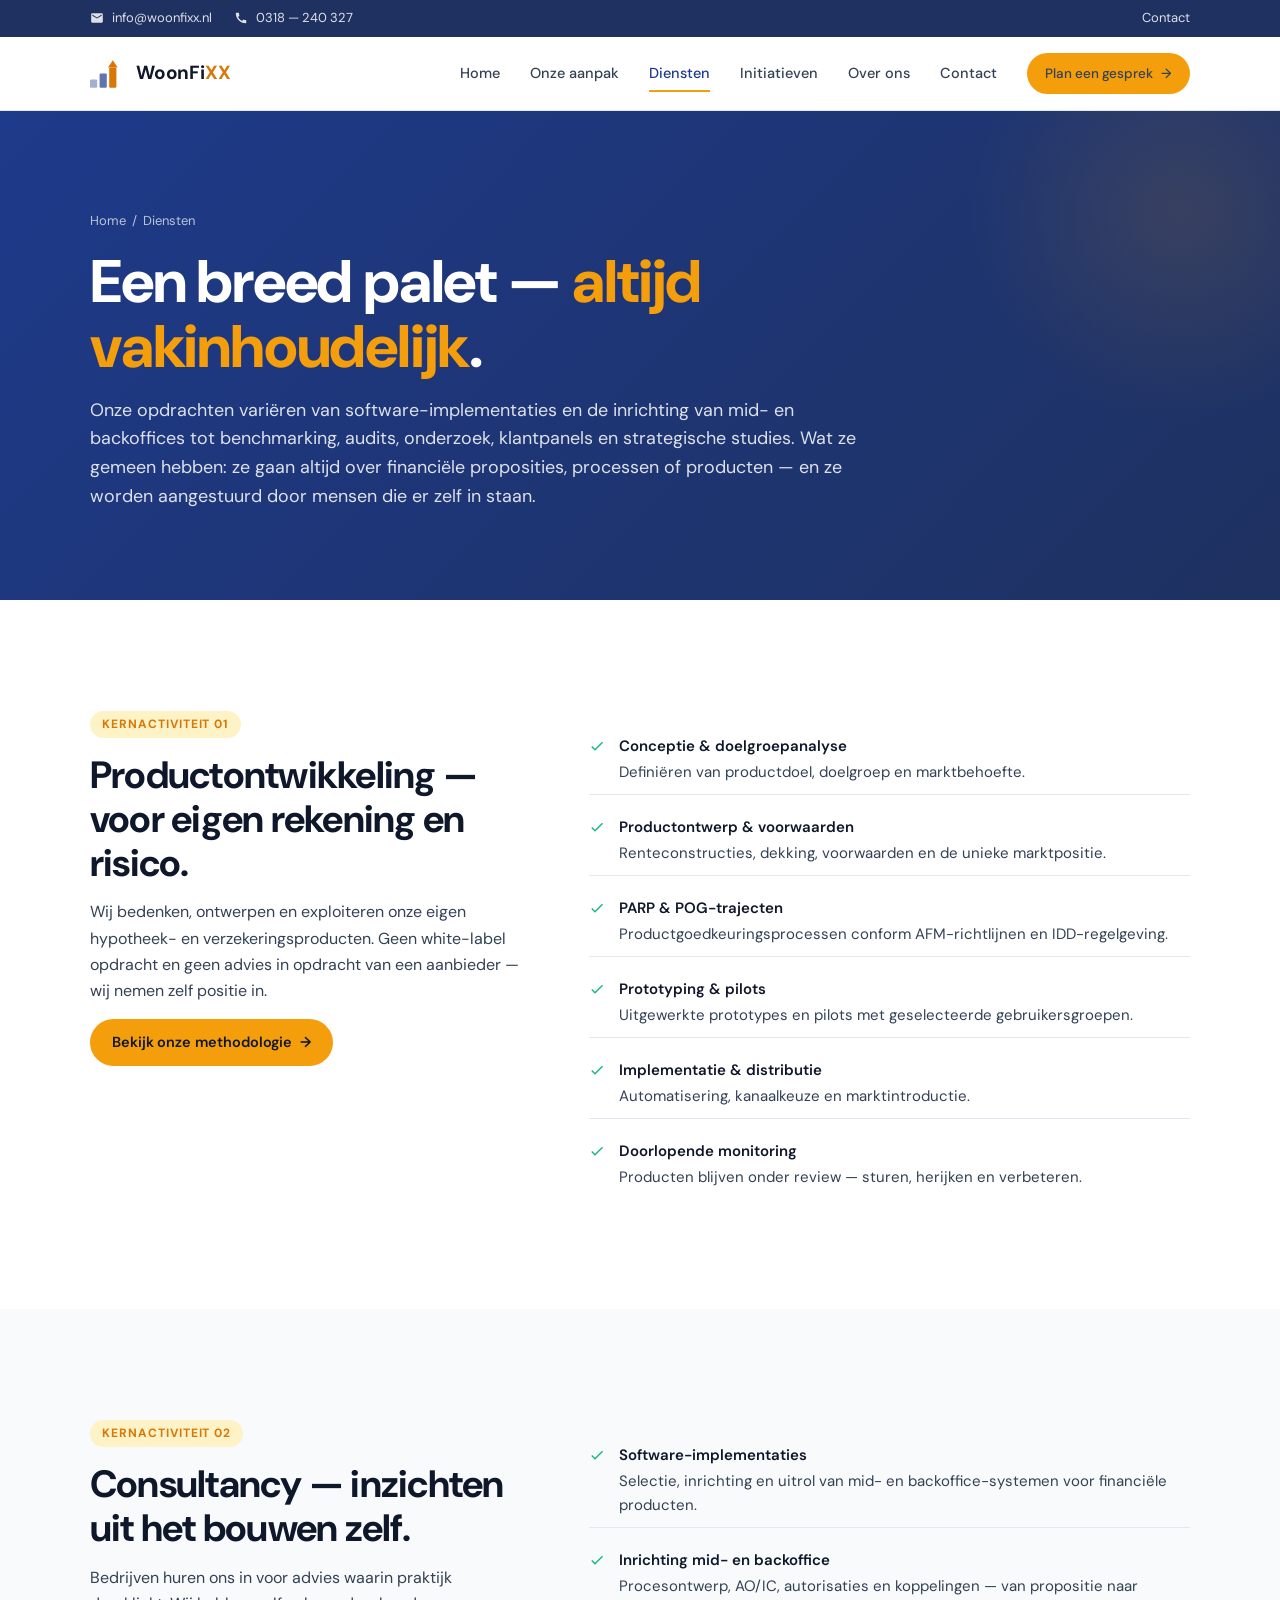
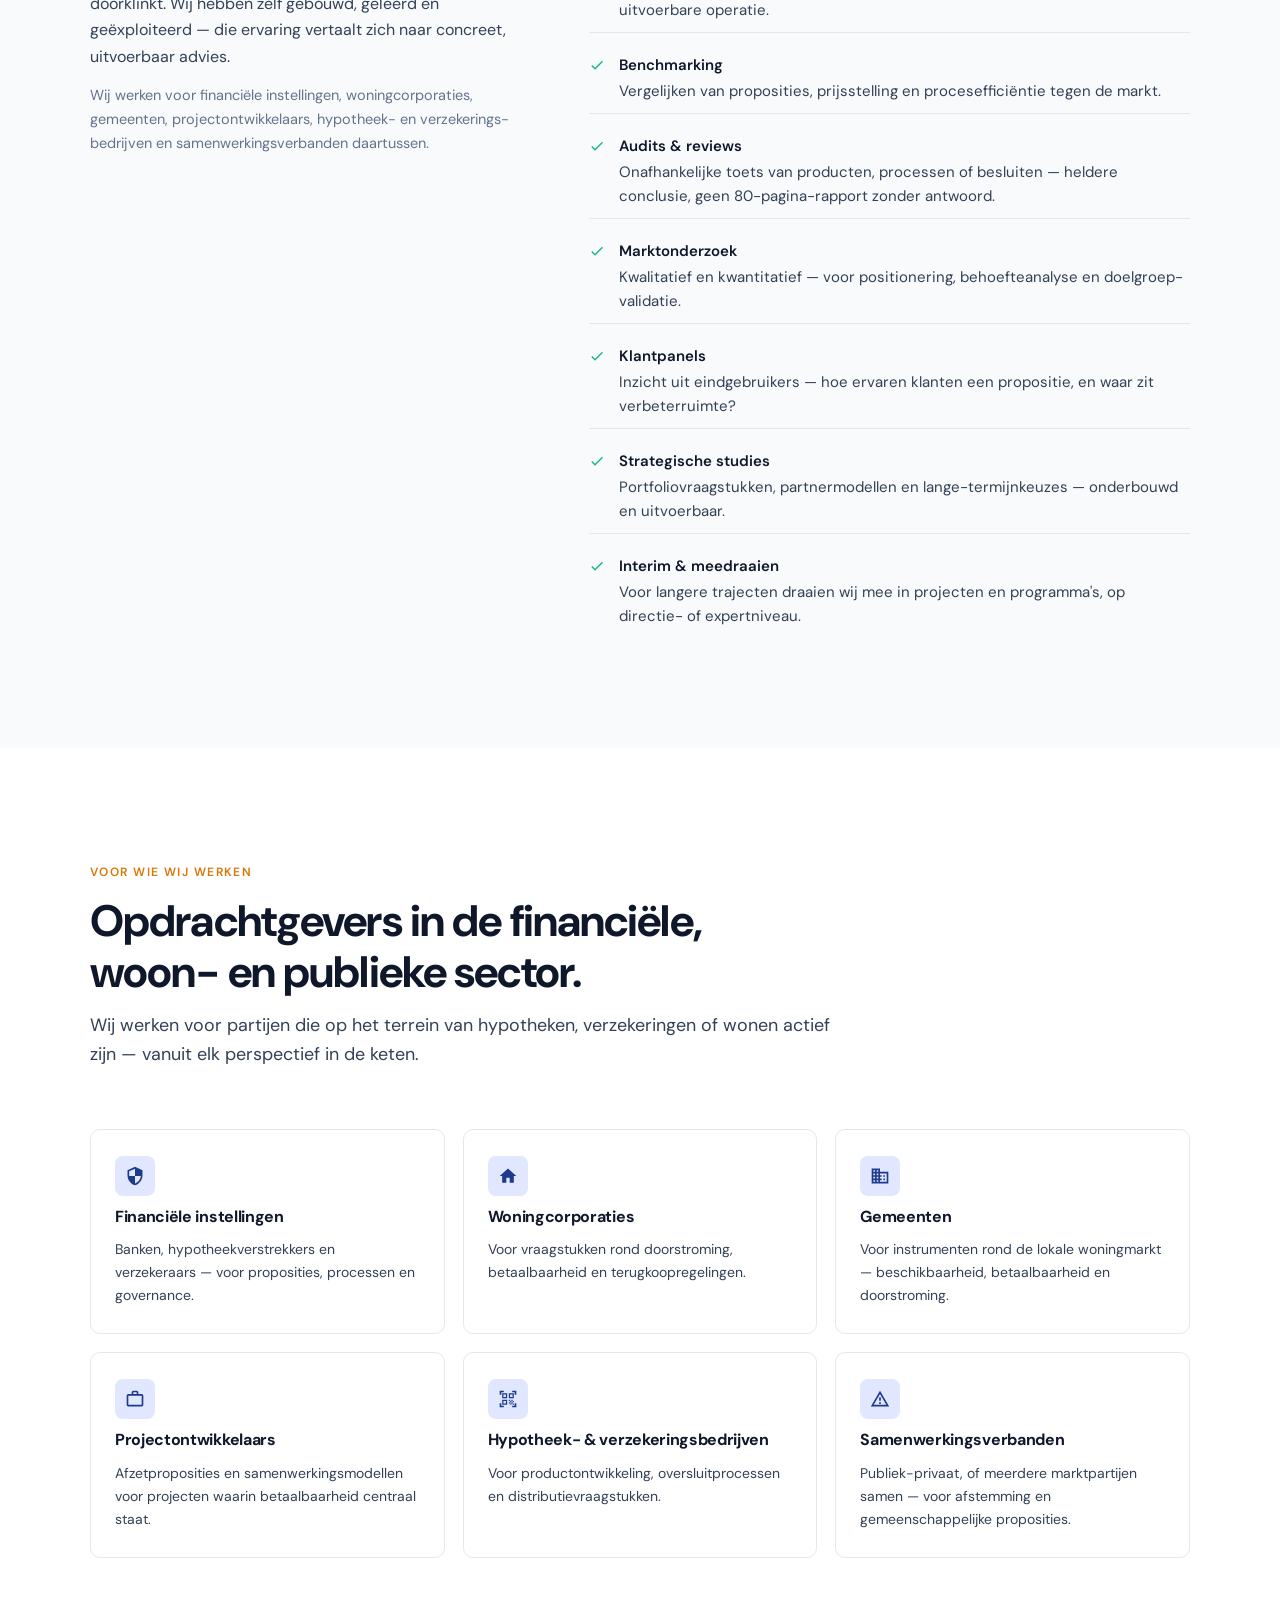
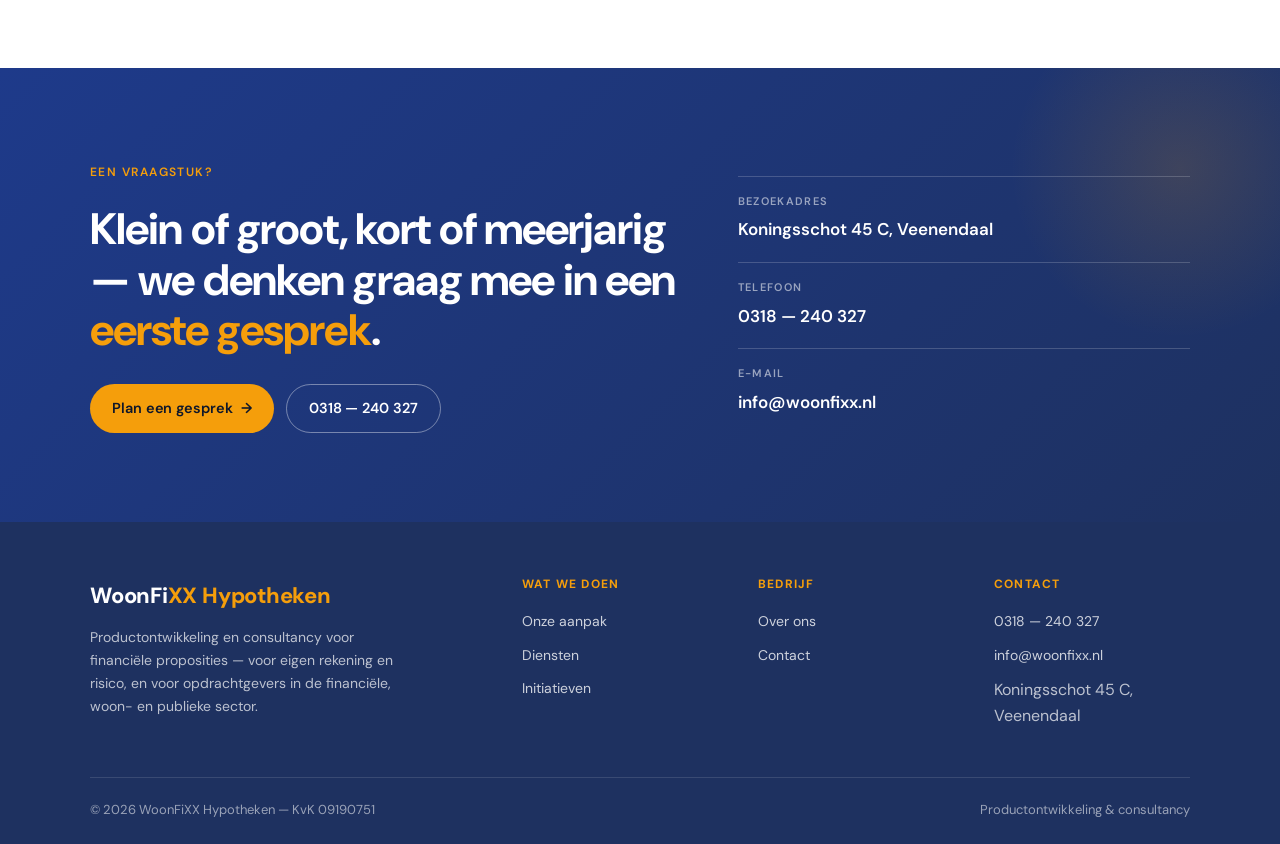
<file: diensten.html>
<!doctype html>
<html lang="nl">
<head>
  <meta charset="utf-8" />
  <meta name="viewport" content="width=device-width, initial-scale=1" />
  <title>Diensten — WoonFiXX Hypotheken</title>
  <meta name="description" content="Productontwikkeling, software-implementaties, mid- en backoffice-inrichting, benchmarking, audits, onderzoek, klantpanels en strategische studies." />
  <meta name="theme-color" content="#1e3a8a" />
  <link rel="icon" type="image/svg+xml" href="assets/logo.svg" />
  <link rel="preconnect" href="https://fonts.googleapis.com" />
  <link rel="preconnect" href="https://fonts.gstatic.com" crossorigin />
  <link href="https://fonts.googleapis.com/css2?family=DM+Sans:opsz,wght@9..40,300;9..40,400;9..40,500;9..40,600;9..40,700;9..40,800&display=swap" rel="stylesheet" />
  <link rel="stylesheet" href="css/styles.css" />
</head>
<body>

  <div class="topbar">
    <div class="topbar-inner">
      <div class="topbar-left">
        <a class="topbar-item" href="mailto:info@woonfixx.nl">
          <svg viewBox="0 0 24 24" fill="currentColor"><path d="M20 4H4c-1.1 0-2 .9-2 2v12c0 1.1.9 2 2 2h16c1.1 0 2-.9 2-2V6c0-1.1-.9-2-2-2zm0 4l-8 5-8-5V6l8 5 8-5v2z"/></svg>
          info@woonfixx.nl
        </a>
        <a class="topbar-item" href="tel:+31318240327">
          <svg viewBox="0 0 24 24" fill="currentColor"><path d="M20.01 15.38c-1.23 0-2.42-.2-3.53-.56-.35-.12-.74-.03-1.01.24l-1.57 1.97c-2.83-1.35-5.48-3.9-6.89-6.83l1.95-1.66c.27-.28.35-.67.24-1.02-.37-1.11-.56-2.3-.56-3.53 0-.54-.45-.99-.99-.99H4.19C3.65 3 3 3.24 3 3.99 3 13.28 10.73 21 20.01 21c.71 0 .99-.63.99-1.18v-3.45c0-.54-.45-.99-.99-.99z"/></svg>
          0318 — 240 327
        </a>
      </div>
      <div class="topbar-right">
        <a href="contact.html">Contact</a>
      </div>
    </div>
  </div>

  <header class="nav">
    <div class="nav-inner">
      <a class="nav-logo" href="index.html" aria-label="WoonFiXX Hypotheken">
        <svg width="36" height="30" viewBox="0 0 60 50" aria-hidden="true">
          <rect x="0"  y="34" width="12" height="14" rx="2" fill="#1e3a8a" opacity="0.4"/>
          <rect x="16" y="24" width="12" height="24" rx="2" fill="#1e3a8a" opacity="0.7"/>
          <rect x="32" y="14" width="12" height="34" rx="2" fill="#d97706"/>
          <polygon points="30,14 38,2 46,14" fill="#d97706"/>
        </svg>
        <span class="nav-logo-text">WoonFi<span class="x-orange">XX</span></span>
      </a>
      <nav class="nav-links" aria-label="Hoofdnavigatie">
        <a href="index.html">Home</a>
        <a href="aanpak.html">Onze aanpak</a>
        <a href="diensten.html">Diensten</a>
        <a href="initiatieven.html">Initiatieven</a>
        <a href="over-ons.html">Over ons</a>
        <a href="contact.html">Contact</a>
        <a class="btn btn-orange" href="contact.html">Plan een gesprek <span class="arrow">→</span></a>
      </nav>
      <button class="nav-toggle" aria-label="Menu openen"><span></span><span></span><span></span></button>
    </div>
  </header>

  <section class="page-head">
    <div class="wrap">
      <div class="crumbs"><a href="index.html">Home</a> &nbsp;/&nbsp; Diensten</div>
      <h1>Een breed palet — <span class="accent">altijd vakinhoudelijk</span>.</h1>
      <p class="lead">Onze opdrachten variëren van software-implementaties en de inrichting van mid- en backoffices tot benchmarking, audits, onderzoek, klantpanels en strategische studies. Wat ze gemeen hebben: ze gaan altijd over financiële proposities, processen of producten — en ze worden aangestuurd door mensen die er zelf in staan.</p>
    </div>
  </section>

  <section class="section">
    <div class="wrap">
      <div class="two-col">
        <div class="left reveal">
          <span class="num-prefix">Kernactiviteit 01</span>
          <h2>Productontwikkeling — voor eigen rekening en risico.</h2>
          <p>Wij bedenken, ontwerpen en exploiteren onze eigen hypotheek- en verzekeringsproducten. Geen white-label opdracht en geen advies in opdracht van een aanbieder — wij nemen zelf positie in.</p>
          <a class="btn btn-orange" style="margin-top: 14px;" href="aanpak.html">Bekijk onze methodologie <span class="arrow">→</span></a>
        </div>
        <div class="right reveal">
          <ul class="tick-list">
            <li><strong>Conceptie &amp; doelgroepanalyse</strong>Definiëren van product­doel, doelgroep en marktbehoefte.</li>
            <li><strong>Productontwerp &amp; voorwaarden</strong>Renteconstructies, dekking, voorwaarden en de unieke marktpositie.</li>
            <li><strong>PARP &amp; POG-trajecten</strong>Productgoedkeurings­processen conform AFM-richtlijnen en IDD-regelgeving.</li>
            <li><strong>Prototyping &amp; pilots</strong>Uitgewerkte prototypes en pilots met geselecteerde gebruikers­groepen.</li>
            <li><strong>Implementatie &amp; distributie</strong>Automatisering, kanaalkeuze en marktintroductie.</li>
            <li><strong>Doorlopende monitoring</strong>Producten blijven onder review — sturen, herijken en verbeteren.</li>
          </ul>
        </div>
      </div>
    </div>
  </section>

  <section class="section tint">
    <div class="wrap">
      <div class="two-col">
        <div class="left reveal">
          <span class="num-prefix">Kernactiviteit 02</span>
          <h2>Consultancy — inzichten uit het bouwen zelf.</h2>
          <p>Bedrijven huren ons in voor advies waarin praktijk doorklinkt. Wij hebben zelf gebouwd, geleerd en geëxploiteerd — die ervaring vertaalt zich naar concreet, uitvoerbaar advies.</p>
          <p style="margin-top: 14px; font-size: 14.5px; color: var(--muted);">Wij werken voor financiële instellingen, woningcorporaties, gemeenten, projectontwikkelaars, hypotheek- en verzekerings­bedrijven en samenwerkings­verbanden daartussen.</p>
        </div>
        <div class="right reveal">
          <ul class="tick-list">
            <li><strong>Software-implementaties</strong>Selectie, inrichting en uitrol van mid- en backoffice-systemen voor financiële producten.</li>
            <li><strong>Inrichting mid- en backoffice</strong>Procesontwerp, AO/IC, autorisaties en koppelingen — van propositie naar uitvoerbare operatie.</li>
            <li><strong>Benchmarking</strong>Vergelijken van proposities, prijsstelling en proces­efficiëntie tegen de markt.</li>
            <li><strong>Audits &amp; reviews</strong>Onafhankelijke toets van producten, processen of besluiten — heldere conclusie, geen 80-pagina-rapport zonder antwoord.</li>
            <li><strong>Marktonderzoek</strong>Kwalitatief en kwantitatief — voor positionering, behoefte­analyse en doelgroep­validatie.</li>
            <li><strong>Klantpanels</strong>Inzicht uit eindgebruikers — hoe ervaren klanten een propositie, en waar zit verbeterruimte?</li>
            <li><strong>Strategische studies</strong>Portfolio­vraagstukken, partner­modellen en lange-termijnkeuzes — onderbouwd en uitvoerbaar.</li>
            <li><strong>Interim &amp; meedraaien</strong>Voor langere trajecten draaien wij mee in projecten en programma's, op directie- of expertniveau.</li>
          </ul>
        </div>
      </div>
    </div>
  </section>

  <section class="section">
    <div class="wrap">
      <div class="section-header reveal">
        <span class="eyebrow">Voor wie wij werken</span>
        <h2>Opdrachtgevers in de financiële, woon- en publieke sector.</h2>
        <p class="lead">Wij werken voor partijen die op het terrein van hypotheken, verzekeringen of wonen actief zijn — vanuit elk perspectief in de keten.</p>
      </div>

      <div class="projects-grid reveal">
        <article class="project-tile">
          <span class="tile-icon"><svg viewBox="0 0 24 24" fill="currentColor"><path d="M12 1l-9 4v6c0 5.5 3.8 10.7 9 12 5.2-1.3 9-6.5 9-12V5l-9-4zm0 10.99h7c-.53 4.12-3.28 7.79-7 8.94V12H5V6.3l7-3.11v8.8z"/></svg></span>
          <h4>Financiële instellingen</h4>
          <p>Banken, hypotheekverstrekkers en verzekeraars — voor proposities, processen en governance.</p>
        </article>
        <article class="project-tile">
          <span class="tile-icon"><svg viewBox="0 0 24 24" fill="currentColor"><path d="M10 20v-6h4v6h5v-8h3L12 3 2 12h3v8z"/></svg></span>
          <h4>Woningcorporaties</h4>
          <p>Voor vraagstukken rond doorstroming, betaalbaarheid en terugkoop­regelingen.</p>
        </article>
        <article class="project-tile">
          <span class="tile-icon"><svg viewBox="0 0 24 24" fill="currentColor"><path d="M12 7V3H2v18h20V7H12zM6 19H4v-2h2v2zm0-4H4v-2h2v2zm0-4H4V9h2v2zm0-4H4V5h2v2zm4 12H8v-2h2v2zm0-4H8v-2h2v2zm0-4H8V9h2v2zm0-4H8V5h2v2zm10 12h-8v-2h2v-2h-2v-2h2v-2h-2V9h8v10zm-2-8h-2v2h2v-2zm0 4h-2v2h2v-2z"/></svg></span>
          <h4>Gemeenten</h4>
          <p>Voor instrumenten rond de lokale woningmarkt — beschikbaarheid, betaalbaarheid en doorstroming.</p>
        </article>
        <article class="project-tile">
          <span class="tile-icon"><svg viewBox="0 0 24 24" fill="currentColor"><path d="M14 6V4h-4v2h4zM4 8v11h16V8H4zm16-2c1.11 0 2 .89 2 2v11c0 1.11-.89 2-2 2H4c-1.11 0-2-.89-2-2l.01-11c0-1.11.88-2 1.99-2h4V4c0-1.11.89-2 2-2h4c1.11 0 2 .89 2 2v2h4z"/></svg></span>
          <h4>Projectontwikkelaars</h4>
          <p>Afzetproposities en samenwerkingsmodellen voor projecten waarin betaalbaarheid centraal staat.</p>
        </article>
        <article class="project-tile">
          <span class="tile-icon"><svg viewBox="0 0 24 24" fill="currentColor"><path d="M9.5 6.5v3h-3v-3h3M11 5H5v6h6V5zm-1.5 9.5v3h-3v-3h3M11 13H5v6h6v-6zm6.5-6.5v3h-3v-3h3M19 5h-6v6h6V5zm-6 8h1.5v1.5H13V13zm1.5 1.5H16V16h-1.5v-1.5zM16 13h1.5v1.5H16V13zm-3 3h1.5v1.5H13V16zm1.5 1.5H16V19h-1.5v-1.5zM16 16h1.5v1.5H16V16zm1.5-1.5H19V16h-1.5v-1.5zm0 3H19V19h-1.5v-1.5zM22 7h-2V4h-3V2h5v5zm0 15v-5h-2v3h-3v2h5zM2 22h5v-2H4v-3H2v5zM2 2v5h2V4h3V2H2z"/></svg></span>
          <h4>Hypotheek- &amp; verzekerings­bedrijven</h4>
          <p>Voor productontwikkeling, oversluit­processen en distributie­vraagstukken.</p>
        </article>
        <article class="project-tile">
          <span class="tile-icon"><svg viewBox="0 0 24 24" fill="currentColor"><path d="M12 2L1 21h22M12 6l7.53 13H4.47M11 10v4h2v-4m-2 6v2h2v-2"/></svg></span>
          <h4>Samenwerkings­verbanden</h4>
          <p>Publiek-privaat, of meerdere marktpartijen samen — voor afstemming en gemeenschappelijke proposities.</p>
        </article>
      </div>
    </div>
  </section>

  <section class="cta">
    <div class="wrap">
      <div class="cta-grid reveal">
        <div>
          <span class="eyebrow light">Een vraagstuk?</span>
          <h2 style="margin-top: 8px;">Klein of groot, kort of meerjarig — we denken graag mee in een <span class="accent">eerste gesprek</span>.</h2>
          <div style="display:flex; gap:12px; flex-wrap:wrap; margin-top: 28px;">
            <a class="btn btn-orange" href="contact.html">Plan een gesprek <span class="arrow">→</span></a>
            <a class="btn btn-ghost" href="tel:+31318240327">0318 — 240 327</a>
          </div>
        </div>
        <div class="cta-info">
          <div class="row"><span class="label">Bezoekadres</span><span class="value">Koningsschot 45 C, Veenendaal</span></div>
          <div class="row"><span class="label">Telefoon</span><a class="value" href="tel:+31318240327">0318 — 240 327</a></div>
          <div class="row"><span class="label">E-mail</span><a class="value" href="mailto:info@woonfixx.nl">info@woonfixx.nl</a></div>
        </div>
      </div>
    </div>
  </section>

  <footer class="foot">
    <div class="wrap">
      <div class="foot-grid">
        <div class="foot-col foot-brand-block">
          <span class="foot-logo">WoonFi<span class="x-orange">XX</span> <span class="x-orange">Hypotheken</span></span>
          <p>Productontwikkeling en consultancy voor financiële proposities — voor eigen rekening en risico, en voor opdrachtgevers in de financiële, woon- en publieke sector.</p>
        </div>
        <div class="foot-col"><h4>Wat we doen</h4><ul><li><a href="aanpak.html">Onze aanpak</a></li><li><a href="diensten.html">Diensten</a></li><li><a href="initiatieven.html">Initiatieven</a></li></ul></div>
        <div class="foot-col"><h4>Bedrijf</h4><ul><li><a href="over-ons.html">Over ons</a></li><li><a href="contact.html">Contact</a></li></ul></div>
        <div class="foot-col"><h4>Contact</h4><ul><li><a href="tel:+31318240327">0318 — 240 327</a></li><li><a href="mailto:info@woonfixx.nl">info@woonfixx.nl</a></li><li style="color: rgba(255,255,255,0.7); margin-top: 10px;">Koningsschot 45 C, Veenendaal</li></ul></div>
      </div>
      <div class="foot-bottom">
        <span>© <span id="year">2026</span> WoonFiXX Hypotheken — KvK 09190751</span>
        <span>Productontwikkeling &amp; consultancy</span>
      </div>
    </div>
  </footer>

  <script src="js/script.js"></script>
</body>
</html>
</file>
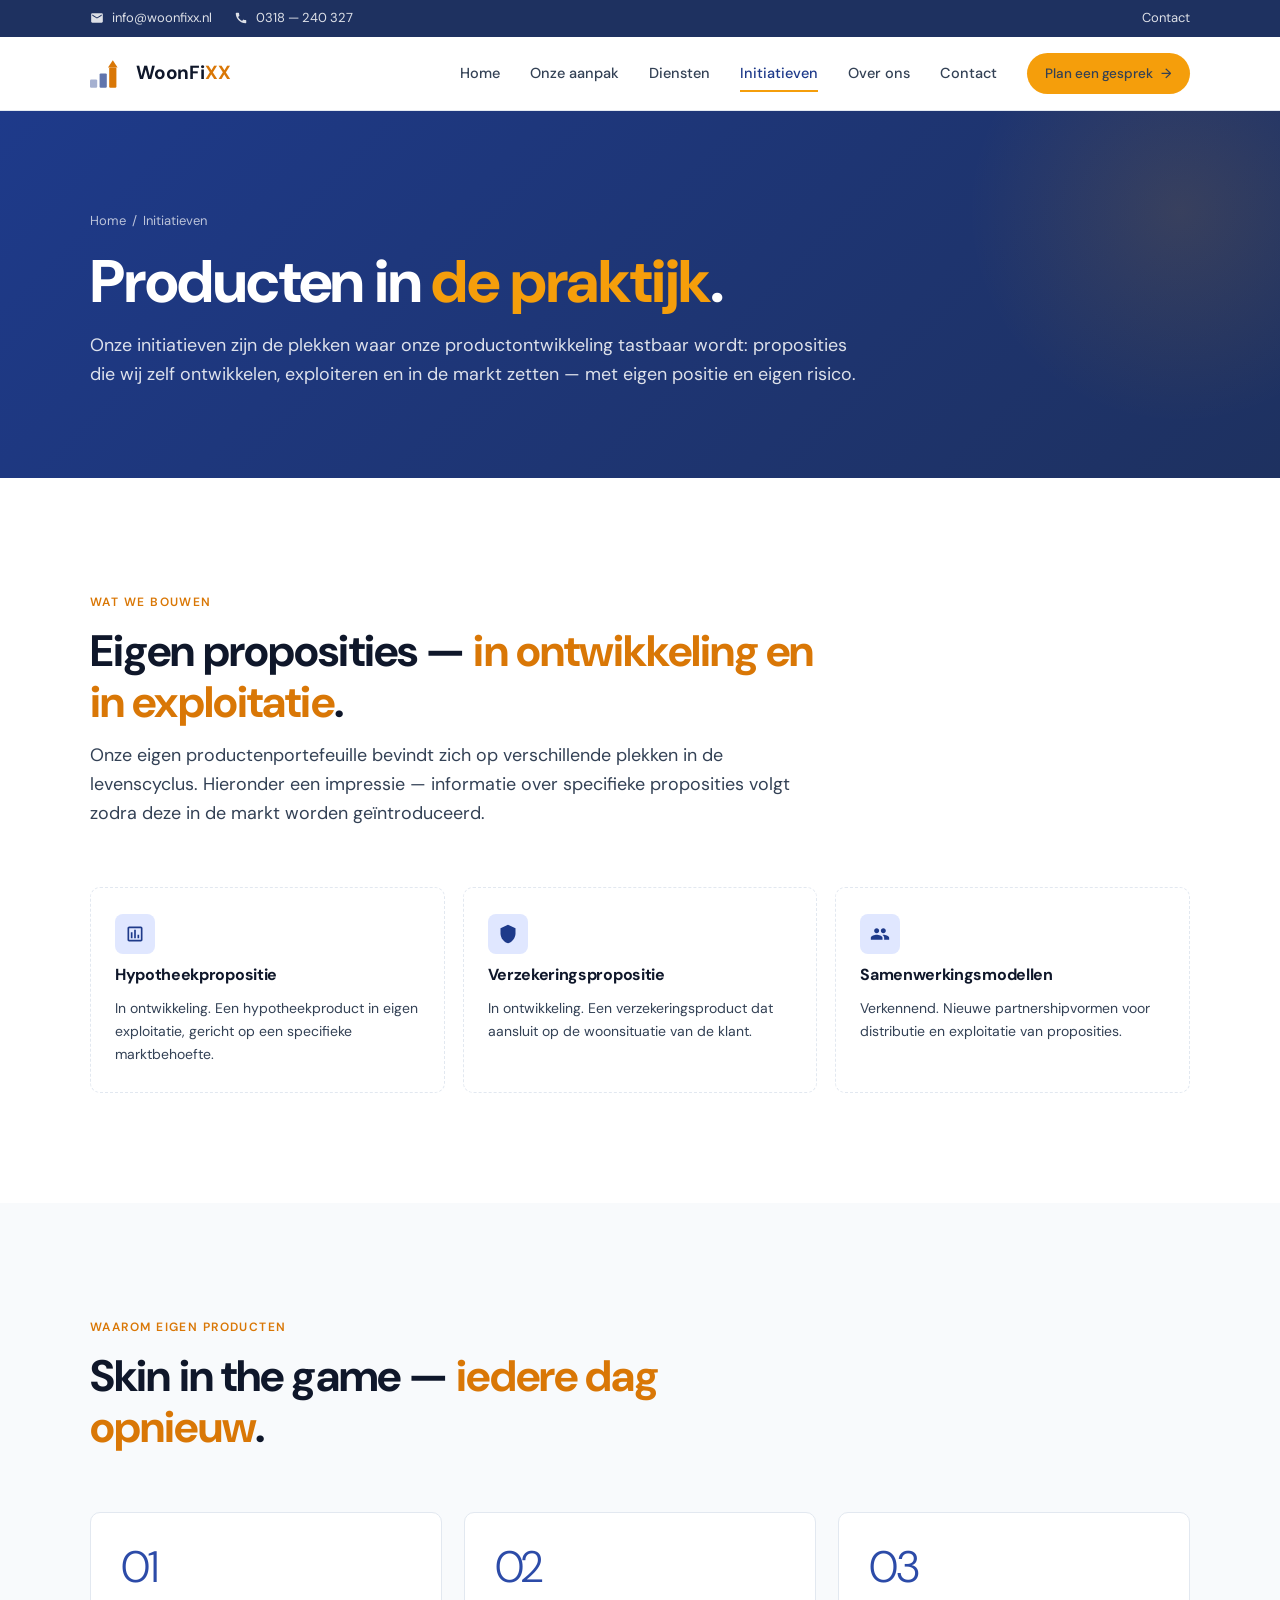
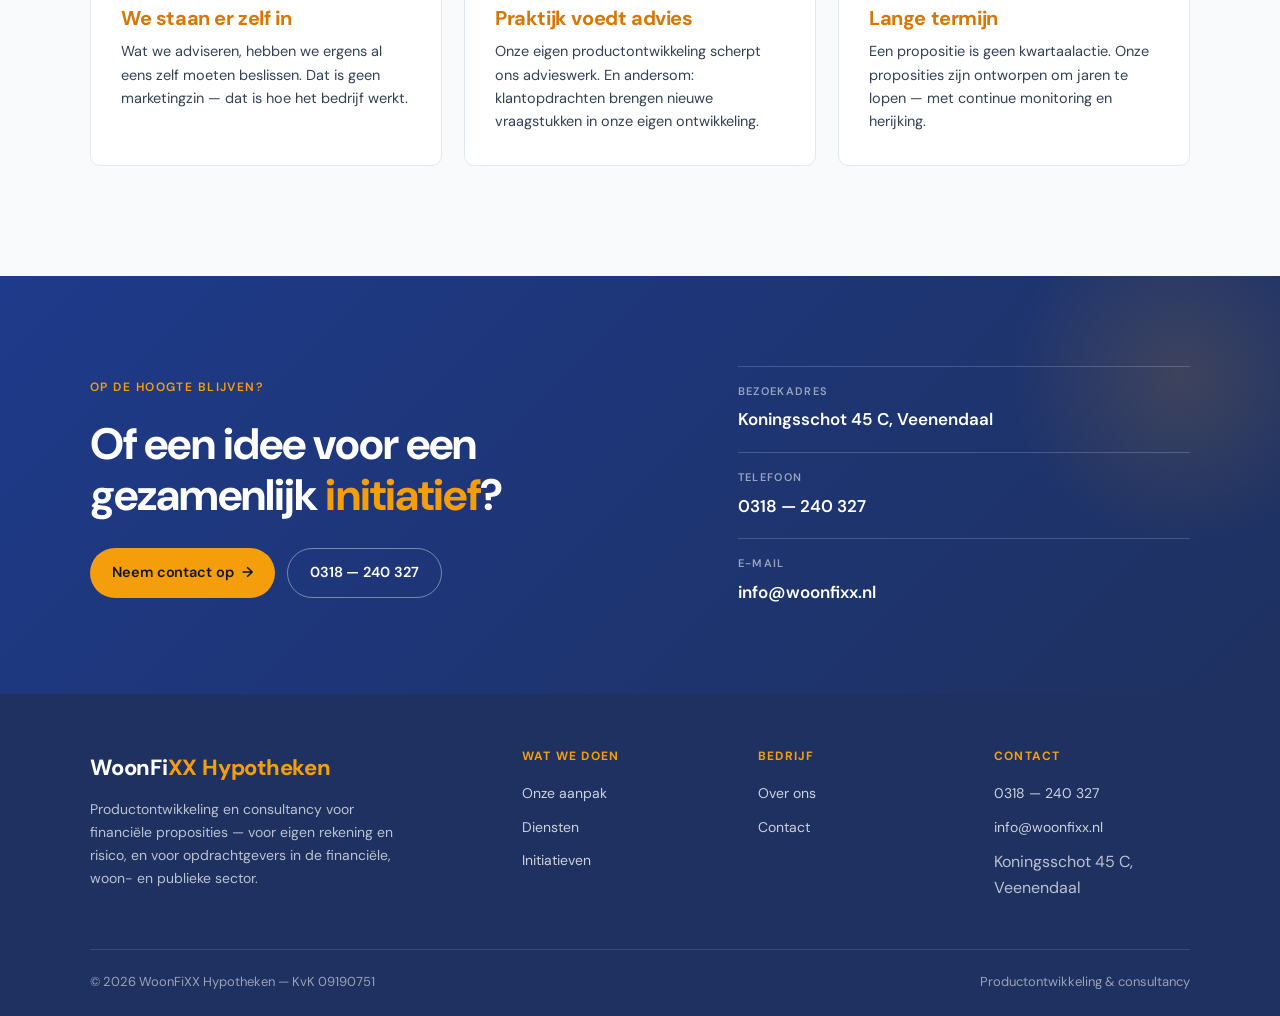
<file: initiatieven.html>
<!doctype html>
<html lang="nl">
<head>
  <meta charset="utf-8" />
  <meta name="viewport" content="width=device-width, initial-scale=1" />
  <title>Initiatieven — WoonFiXX Hypotheken</title>
  <meta name="description" content="Initiatieven van WoonFiXX Hypotheken — eigen hypotheek- en verzekeringsproposities in ontwikkeling en in exploitatie." />
  <meta name="theme-color" content="#1e3a8a" />
  <link rel="icon" type="image/svg+xml" href="assets/logo.svg" />
  <link rel="preconnect" href="https://fonts.googleapis.com" />
  <link rel="preconnect" href="https://fonts.gstatic.com" crossorigin />
  <link href="https://fonts.googleapis.com/css2?family=DM+Sans:opsz,wght@9..40,300;9..40,400;9..40,500;9..40,600;9..40,700;9..40,800&display=swap" rel="stylesheet" />
  <link rel="stylesheet" href="css/styles.css" />
</head>
<body>

  <div class="topbar">
    <div class="topbar-inner">
      <div class="topbar-left">
        <a class="topbar-item" href="mailto:info@woonfixx.nl">
          <svg viewBox="0 0 24 24" fill="currentColor"><path d="M20 4H4c-1.1 0-2 .9-2 2v12c0 1.1.9 2 2 2h16c1.1 0 2-.9 2-2V6c0-1.1-.9-2-2-2zm0 4l-8 5-8-5V6l8 5 8-5v2z"/></svg>
          info@woonfixx.nl
        </a>
        <a class="topbar-item" href="tel:+31318240327">
          <svg viewBox="0 0 24 24" fill="currentColor"><path d="M20.01 15.38c-1.23 0-2.42-.2-3.53-.56-.35-.12-.74-.03-1.01.24l-1.57 1.97c-2.83-1.35-5.48-3.9-6.89-6.83l1.95-1.66c.27-.28.35-.67.24-1.02-.37-1.11-.56-2.3-.56-3.53 0-.54-.45-.99-.99-.99H4.19C3.65 3 3 3.24 3 3.99 3 13.28 10.73 21 20.01 21c.71 0 .99-.63.99-1.18v-3.45c0-.54-.45-.99-.99-.99z"/></svg>
          0318 — 240 327
        </a>
      </div>
      <div class="topbar-right">
        <a href="contact.html">Contact</a>
      </div>
    </div>
  </div>

  <header class="nav">
    <div class="nav-inner">
      <a class="nav-logo" href="index.html" aria-label="WoonFiXX Hypotheken">
        <svg width="36" height="30" viewBox="0 0 60 50" aria-hidden="true">
          <rect x="0"  y="34" width="12" height="14" rx="2" fill="#1e3a8a" opacity="0.4"/>
          <rect x="16" y="24" width="12" height="24" rx="2" fill="#1e3a8a" opacity="0.7"/>
          <rect x="32" y="14" width="12" height="34" rx="2" fill="#d97706"/>
          <polygon points="30,14 38,2 46,14" fill="#d97706"/>
        </svg>
        <span class="nav-logo-text">WoonFi<span class="x-orange">XX</span></span>
      </a>
      <nav class="nav-links" aria-label="Hoofdnavigatie">
        <a href="index.html">Home</a>
        <a href="aanpak.html">Onze aanpak</a>
        <a href="diensten.html">Diensten</a>
        <a href="initiatieven.html">Initiatieven</a>
        <a href="over-ons.html">Over ons</a>
        <a href="contact.html">Contact</a>
        <a class="btn btn-orange" href="contact.html">Plan een gesprek <span class="arrow">→</span></a>
      </nav>
      <button class="nav-toggle" aria-label="Menu openen"><span></span><span></span><span></span></button>
    </div>
  </header>

  <section class="page-head">
    <div class="wrap">
      <div class="crumbs"><a href="index.html">Home</a> &nbsp;/&nbsp; Initiatieven</div>
      <h1>Producten in <span class="accent">de praktijk</span>.</h1>
      <p class="lead">Onze initiatieven zijn de plekken waar onze productontwikkeling tastbaar wordt: proposities die wij zelf ontwikkelen, exploiteren en in de markt zetten — met eigen positie en eigen risico.</p>
    </div>
  </section>

  <section class="section">
    <div class="wrap">
      <div class="section-header reveal">
        <span class="eyebrow">Wat we bouwen</span>
        <h2>Eigen proposities — <span class="accent">in ontwikkeling en in exploitatie</span>.</h2>
        <p class="lead">Onze eigen productenportefeuille bevindt zich op verschillende plekken in de levenscyclus. Hieronder een impressie — informatie over specifieke proposities volgt zodra deze in de markt worden geïntroduceerd.</p>
      </div>

      <div class="projects-grid reveal">
        <article class="project-tile" style="border-style: dashed;">
          <span class="tile-icon"><svg viewBox="0 0 24 24" fill="currentColor"><path d="M19 5v14H5V5h14m0-2H5c-1.1 0-2 .9-2 2v14c0 1.1.9 2 2 2h14c1.1 0 2-.9 2-2V5c0-1.1-.9-2-2-2zM7 10h2v7H7zm4-3h2v10h-2zm4 6h2v4h-2z"/></svg></span>
          <h4>Hypotheek­propositie</h4>
          <p>In ontwikkeling. Een hypotheekproduct in eigen exploitatie, gericht op een specifieke marktbehoefte.</p>
        </article>
        <article class="project-tile" style="border-style: dashed;">
          <span class="tile-icon"><svg viewBox="0 0 24 24" fill="currentColor"><path d="M12 1L3 5v6c0 5.55 3.84 10.74 9 12 5.16-1.26 9-6.45 9-12V5l-9-4z"/></svg></span>
          <h4>Verzekerings­propositie</h4>
          <p>In ontwikkeling. Een verzekeringsproduct dat aansluit op de woon­situatie van de klant.</p>
        </article>
        <article class="project-tile" style="border-style: dashed;">
          <span class="tile-icon"><svg viewBox="0 0 24 24" fill="currentColor"><path d="M16 11c1.66 0 2.99-1.34 2.99-3S17.66 5 16 5c-1.66 0-3 1.34-3 3s1.34 3 3 3zm-8 0c1.66 0 2.99-1.34 2.99-3S9.66 5 8 5C6.34 5 5 6.34 5 8s1.34 3 3 3zm0 2c-2.33 0-7 1.17-7 3.5V19h14v-2.5c0-2.33-4.67-3.5-7-3.5zm8 0c-.29 0-.62.02-.97.05 1.16.84 1.97 1.97 1.97 3.45V19h6v-2.5c0-2.33-4.67-3.5-7-3.5z"/></svg></span>
          <h4>Samenwerkings­modellen</h4>
          <p>Verkennend. Nieuwe partnership­vormen voor distributie en exploitatie van proposities.</p>
        </article>
      </div>
    </div>
  </section>

  <section class="section tint">
    <div class="wrap">
      <div class="section-header reveal">
        <span class="eyebrow">Waarom eigen producten</span>
        <h2>Skin in the game — <span class="accent">iedere dag opnieuw</span>.</h2>
      </div>

      <div class="numbered-cards reveal">
        <article class="num-card">
          <span class="num">01</span>
          <h3>We staan er zelf in</h3>
          <p>Wat we adviseren, hebben we ergens al eens zelf moeten beslissen. Dat is geen marketingzin — dat is hoe het bedrijf werkt.</p>
        </article>
        <article class="num-card">
          <span class="num">02</span>
          <h3>Praktijk voedt advies</h3>
          <p>Onze eigen productontwikkeling scherpt ons advieswerk. En andersom: klantopdrachten brengen nieuwe vraagstukken in onze eigen ontwikkeling.</p>
        </article>
        <article class="num-card">
          <span class="num">03</span>
          <h3>Lange termijn</h3>
          <p>Een propositie is geen kwartaalactie. Onze proposities zijn ontworpen om jaren te lopen — met continue monitoring en herijking.</p>
        </article>
      </div>
    </div>
  </section>

  <section class="cta">
    <div class="wrap">
      <div class="cta-grid reveal">
        <div>
          <span class="eyebrow light">Op de hoogte blijven?</span>
          <h2 style="margin-top: 8px;">Of een idee voor een gezamenlijk <span class="accent">initiatief</span>?</h2>
          <div style="display:flex; gap:12px; flex-wrap:wrap; margin-top: 28px;">
            <a class="btn btn-orange" href="contact.html">Neem contact op <span class="arrow">→</span></a>
            <a class="btn btn-ghost" href="tel:+31318240327">0318 — 240 327</a>
          </div>
        </div>
        <div class="cta-info">
          <div class="row"><span class="label">Bezoekadres</span><span class="value">Koningsschot 45 C, Veenendaal</span></div>
          <div class="row"><span class="label">Telefoon</span><a class="value" href="tel:+31318240327">0318 — 240 327</a></div>
          <div class="row"><span class="label">E-mail</span><a class="value" href="mailto:info@woonfixx.nl">info@woonfixx.nl</a></div>
        </div>
      </div>
    </div>
  </section>

  <footer class="foot">
    <div class="wrap">
      <div class="foot-grid">
        <div class="foot-col foot-brand-block">
          <span class="foot-logo">WoonFi<span class="x-orange">XX</span> <span class="x-orange">Hypotheken</span></span>
          <p>Productontwikkeling en consultancy voor financiële proposities — voor eigen rekening en risico, en voor opdrachtgevers in de financiële, woon- en publieke sector.</p>
        </div>
        <div class="foot-col"><h4>Wat we doen</h4><ul><li><a href="aanpak.html">Onze aanpak</a></li><li><a href="diensten.html">Diensten</a></li><li><a href="initiatieven.html">Initiatieven</a></li></ul></div>
        <div class="foot-col"><h4>Bedrijf</h4><ul><li><a href="over-ons.html">Over ons</a></li><li><a href="contact.html">Contact</a></li></ul></div>
        <div class="foot-col"><h4>Contact</h4><ul><li><a href="tel:+31318240327">0318 — 240 327</a></li><li><a href="mailto:info@woonfixx.nl">info@woonfixx.nl</a></li><li style="color: rgba(255,255,255,0.7); margin-top: 10px;">Koningsschot 45 C, Veenendaal</li></ul></div>
      </div>
      <div class="foot-bottom">
        <span>© <span id="year">2026</span> WoonFiXX Hypotheken — KvK 09190751</span>
        <span>Productontwikkeling &amp; consultancy</span>
      </div>
    </div>
  </footer>

  <script src="js/script.js"></script>
</body>
</html>
</file>
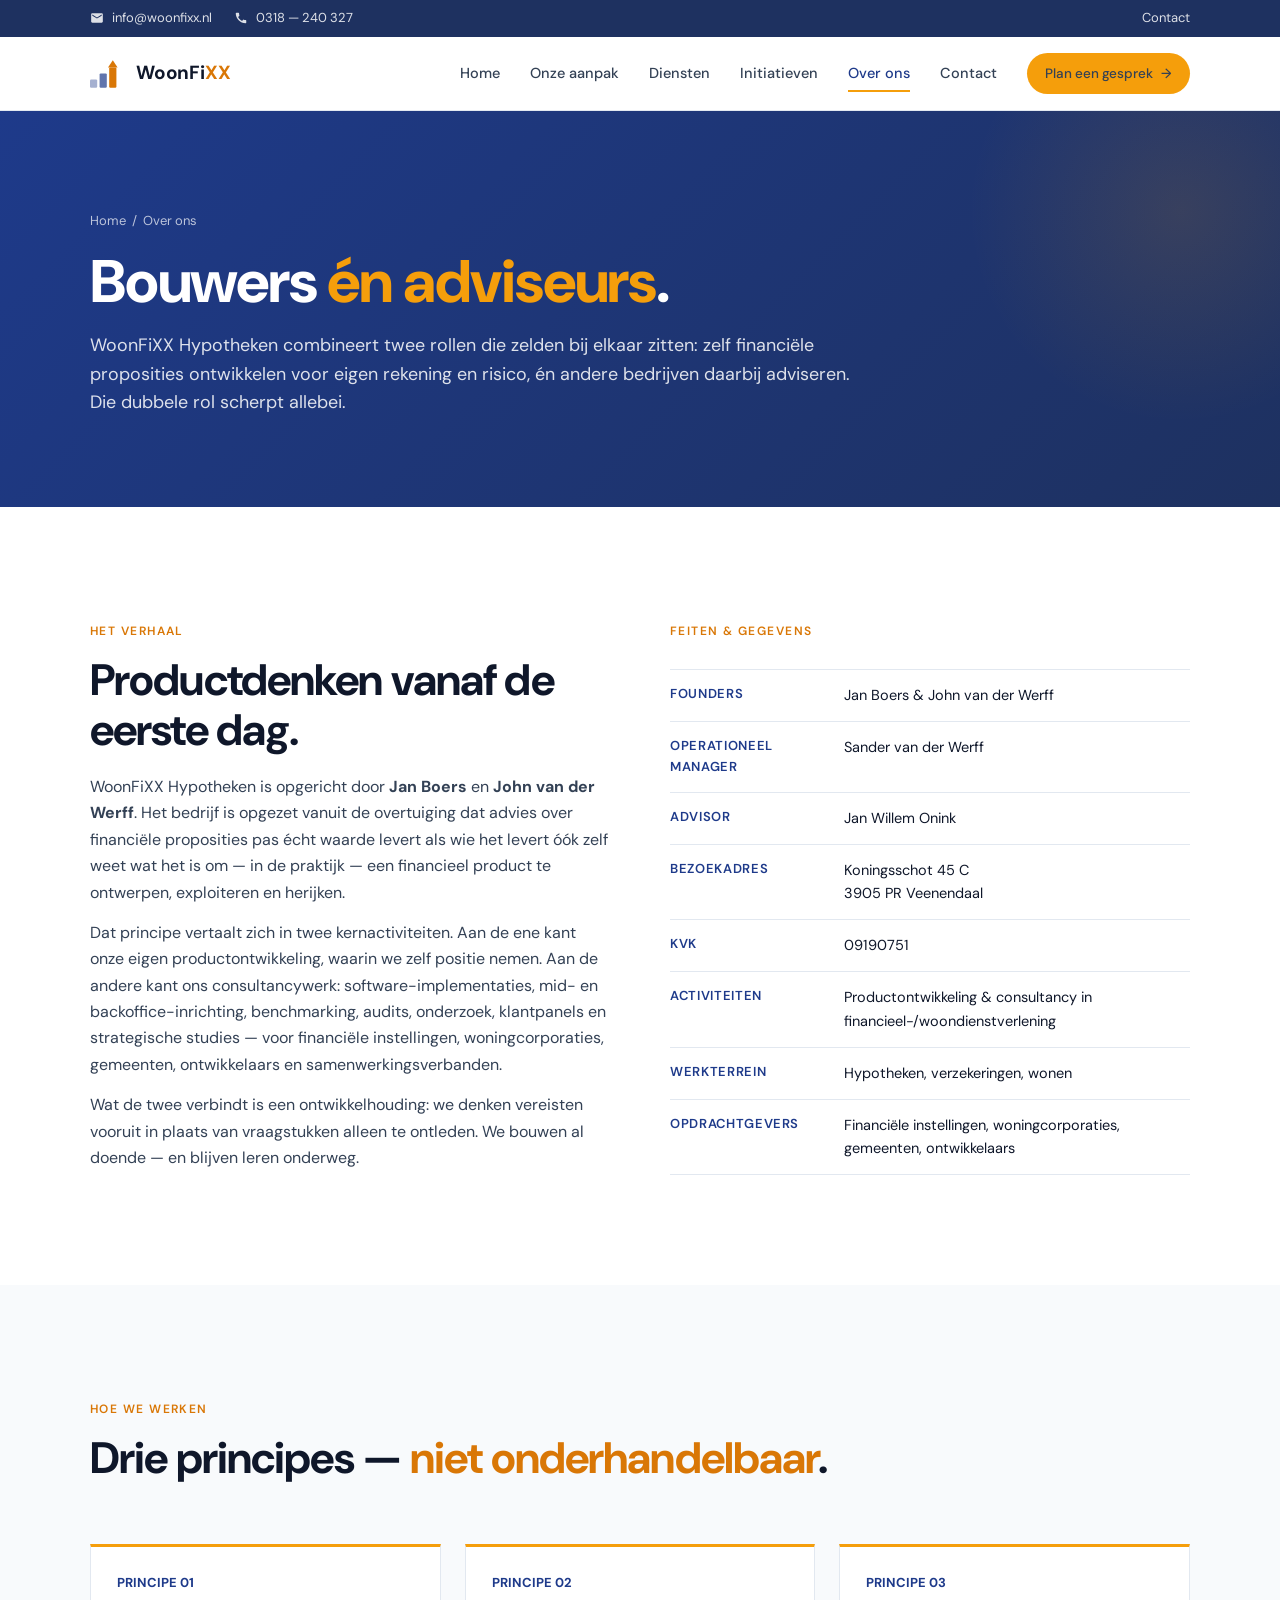
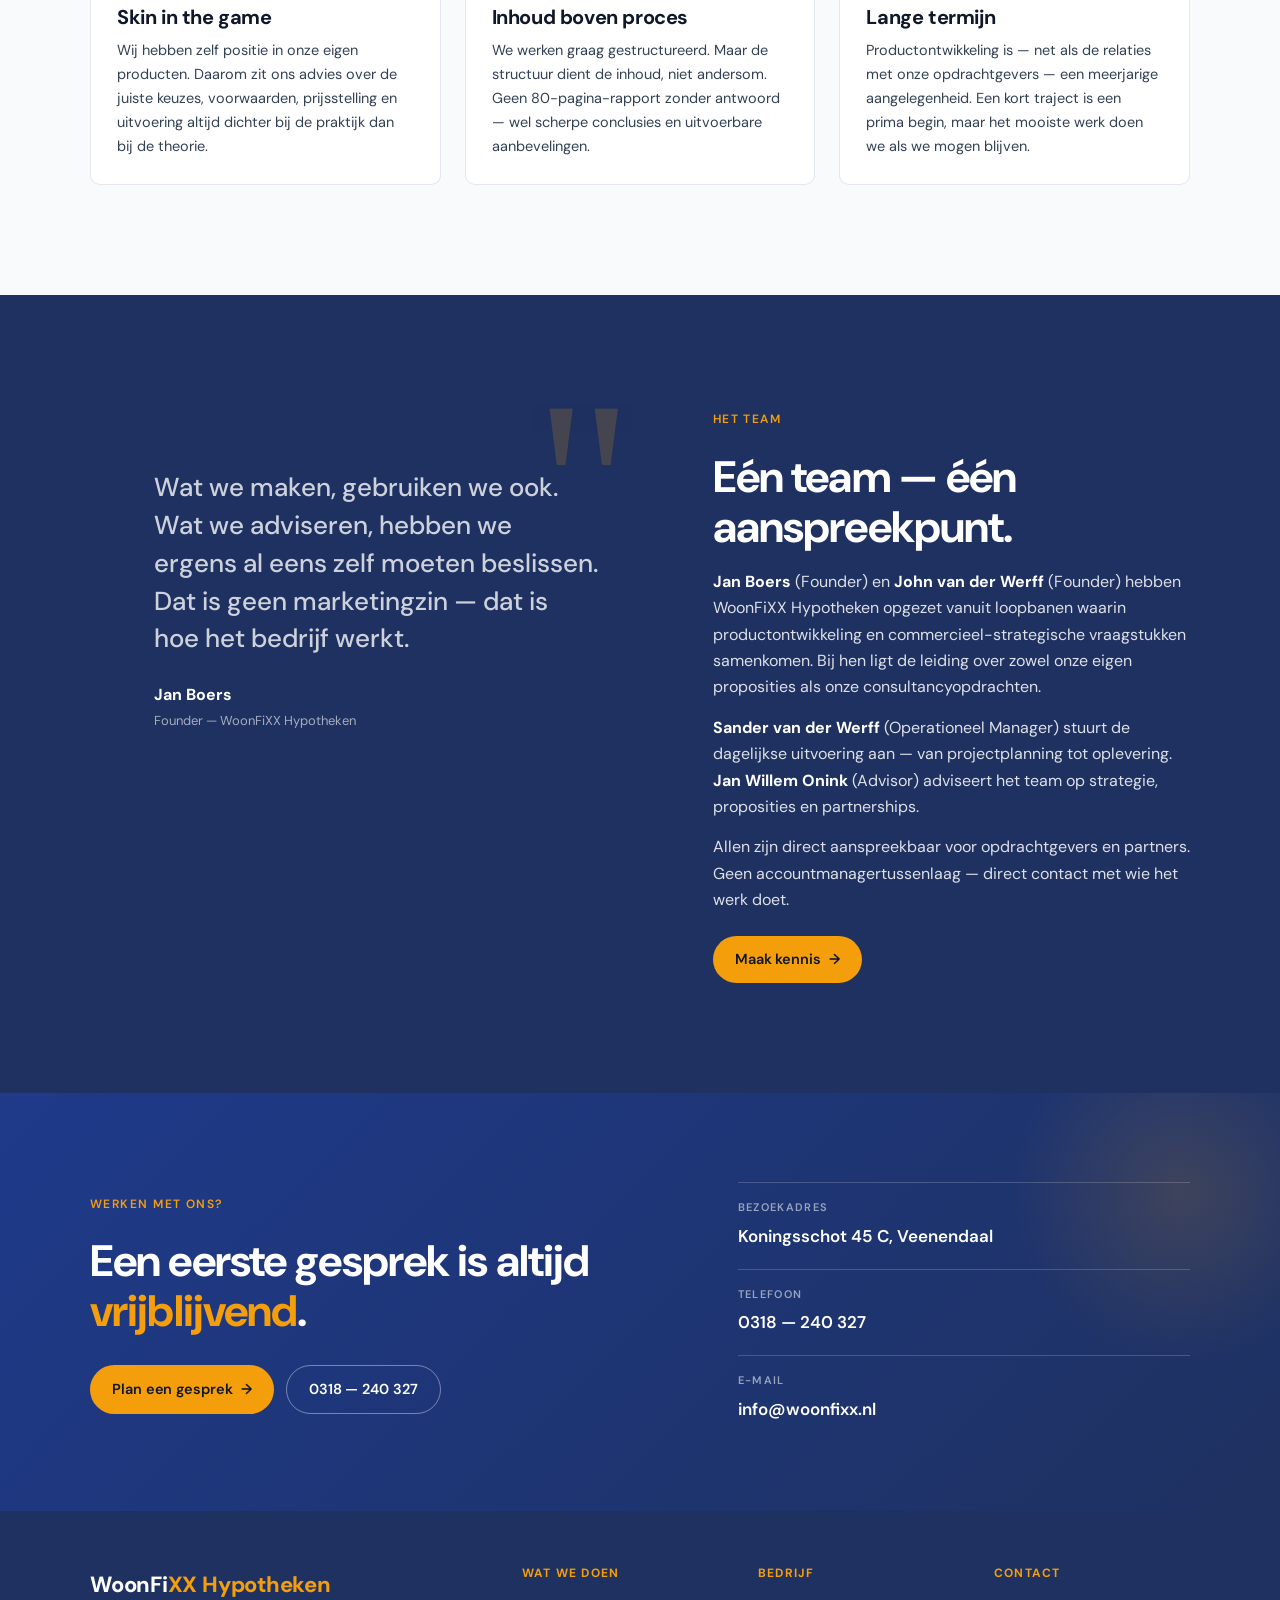
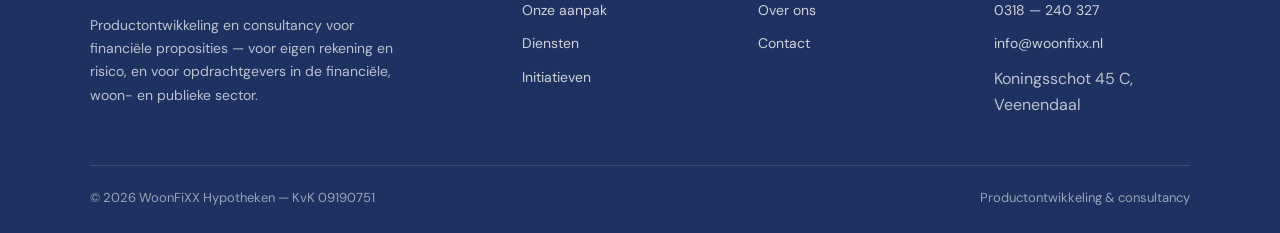
<file: over-ons.html>
<!doctype html>
<html lang="nl">
<head>
  <meta charset="utf-8" />
  <meta name="viewport" content="width=device-width, initial-scale=1" />
  <title>Over ons — WoonFiXX Hypotheken</title>
  <meta name="description" content="WoonFiXX Hypotheken in Veenendaal: een productontwikkelings- en consultancybedrijf voor financiële proposities. Founders: Jan Boers en John van der Werff." />
  <meta name="theme-color" content="#1e3a8a" />
  <link rel="icon" type="image/svg+xml" href="assets/logo.svg" />
  <link rel="preconnect" href="https://fonts.googleapis.com" />
  <link rel="preconnect" href="https://fonts.gstatic.com" crossorigin />
  <link href="https://fonts.googleapis.com/css2?family=DM+Sans:opsz,wght@9..40,300;9..40,400;9..40,500;9..40,600;9..40,700;9..40,800&display=swap" rel="stylesheet" />
  <link rel="stylesheet" href="css/styles.css" />
</head>
<body>

  <div class="topbar">
    <div class="topbar-inner">
      <div class="topbar-left">
        <a class="topbar-item" href="mailto:info@woonfixx.nl">
          <svg viewBox="0 0 24 24" fill="currentColor"><path d="M20 4H4c-1.1 0-2 .9-2 2v12c0 1.1.9 2 2 2h16c1.1 0 2-.9 2-2V6c0-1.1-.9-2-2-2zm0 4l-8 5-8-5V6l8 5 8-5v2z"/></svg>
          info@woonfixx.nl
        </a>
        <a class="topbar-item" href="tel:+31318240327">
          <svg viewBox="0 0 24 24" fill="currentColor"><path d="M20.01 15.38c-1.23 0-2.42-.2-3.53-.56-.35-.12-.74-.03-1.01.24l-1.57 1.97c-2.83-1.35-5.48-3.9-6.89-6.83l1.95-1.66c.27-.28.35-.67.24-1.02-.37-1.11-.56-2.3-.56-3.53 0-.54-.45-.99-.99-.99H4.19C3.65 3 3 3.24 3 3.99 3 13.28 10.73 21 20.01 21c.71 0 .99-.63.99-1.18v-3.45c0-.54-.45-.99-.99-.99z"/></svg>
          0318 — 240 327
        </a>
      </div>
      <div class="topbar-right">
        <a href="contact.html">Contact</a>
      </div>
    </div>
  </div>

  <header class="nav">
    <div class="nav-inner">
      <a class="nav-logo" href="index.html" aria-label="WoonFiXX Hypotheken">
        <svg width="36" height="30" viewBox="0 0 60 50" aria-hidden="true">
          <rect x="0"  y="34" width="12" height="14" rx="2" fill="#1e3a8a" opacity="0.4"/>
          <rect x="16" y="24" width="12" height="24" rx="2" fill="#1e3a8a" opacity="0.7"/>
          <rect x="32" y="14" width="12" height="34" rx="2" fill="#d97706"/>
          <polygon points="30,14 38,2 46,14" fill="#d97706"/>
        </svg>
        <span class="nav-logo-text">WoonFi<span class="x-orange">XX</span></span>
      </a>
      <nav class="nav-links" aria-label="Hoofdnavigatie">
        <a href="index.html">Home</a>
        <a href="aanpak.html">Onze aanpak</a>
        <a href="diensten.html">Diensten</a>
        <a href="initiatieven.html">Initiatieven</a>
        <a href="over-ons.html">Over ons</a>
        <a href="contact.html">Contact</a>
        <a class="btn btn-orange" href="contact.html">Plan een gesprek <span class="arrow">→</span></a>
      </nav>
      <button class="nav-toggle" aria-label="Menu openen"><span></span><span></span><span></span></button>
    </div>
  </header>

  <section class="page-head">
    <div class="wrap">
      <div class="crumbs"><a href="index.html">Home</a> &nbsp;/&nbsp; Over ons</div>
      <h1>Bouwers <span class="accent">én adviseurs</span>.</h1>
      <p class="lead">WoonFiXX Hypotheken combineert twee rollen die zelden bij elkaar zitten: zelf financiële proposities ontwikkelen voor eigen rekening en risico, én andere bedrijven daarbij adviseren. Die dubbele rol scherpt allebei.</p>
    </div>
  </section>

  <section class="section">
    <div class="wrap">
      <div class="about-grid reveal">
        <div>
          <span class="eyebrow">Het verhaal</span>
          <h2 style="margin-bottom: 18px;">Productdenken vanaf de eerste dag.</h2>
          <p>WoonFiXX Hypotheken is opgericht door <strong>Jan Boers</strong> en <strong>John van der Werff</strong>. Het bedrijf is opgezet vanuit de overtuiging dat advies over financiële proposities pas écht waarde levert als wie het levert óók zelf weet wat het is om — in de praktijk — een financieel product te ontwerpen, exploiteren en herijken.</p>
          <p style="margin-top: 14px;">Dat principe vertaalt zich in twee kernactiviteiten. Aan de ene kant onze eigen productontwikkeling, waarin we zelf positie nemen. Aan de andere kant ons consultancy­werk: software-implementaties, mid- en backoffice-inrichting, benchmarking, audits, onderzoek, klantpanels en strategische studies — voor financiële instellingen, woningcorporaties, gemeenten, ontwikkelaars en samenwerkings­verbanden.</p>
          <p style="margin-top: 14px;">Wat de twee verbindt is een ontwikkel­houding: we denken vereisten vooruit in plaats van vraagstukken alleen te ontleden. We bouwen al doende — en blijven leren onderweg.</p>
        </div>
        <div>
          <span class="eyebrow">Feiten &amp; gegevens</span>
          <ul class="info-list">
            <li><span class="lbl">Founders</span><span>Jan Boers &amp; John van der Werff</span></li>
            <li><span class="lbl">Operationeel Manager</span><span>Sander van der Werff</span></li>
            <li><span class="lbl">Advisor</span><span>Jan Willem Onink</span></li>
            <li><span class="lbl">Bezoekadres</span><span>Koningsschot 45 C<br/>3905 PR Veenendaal</span></li>
            <li><span class="lbl">KvK</span><span>09190751</span></li>
            <li><span class="lbl">Activiteiten</span><span>Productontwikkeling &amp; consultancy in financieel-/woondienst­verlening</span></li>
            <li><span class="lbl">Werkterrein</span><span>Hypotheken, verzekeringen, wonen</span></li>
            <li><span class="lbl">Opdrachtgevers</span><span>Financiële instellingen, woningcorporaties, gemeenten, ontwikkelaars</span></li>
          </ul>
        </div>
      </div>
    </div>
  </section>

  <section class="section tint">
    <div class="wrap">
      <div class="section-header reveal">
        <span class="eyebrow">Hoe we werken</span>
        <h2>Drie principes — <span class="accent">niet onderhandelbaar</span>.</h2>
      </div>

      <div class="values reveal">
        <article class="value-card">
          <div class="vnum">PRINCIPE 01</div>
          <h3>Skin in the game</h3>
          <p>Wij hebben zelf positie in onze eigen producten. Daarom zit ons advies over de juiste keuzes, voorwaarden, prijs­stelling en uitvoering altijd dichter bij de praktijk dan bij de theorie.</p>
        </article>
        <article class="value-card">
          <div class="vnum">PRINCIPE 02</div>
          <h3>Inhoud boven proces</h3>
          <p>We werken graag gestructureerd. Maar de structuur dient de inhoud, niet andersom. Geen 80-pagina-rapport zonder antwoord — wel scherpe conclusies en uitvoerbare aanbevelingen.</p>
        </article>
        <article class="value-card">
          <div class="vnum">PRINCIPE 03</div>
          <h3>Lange termijn</h3>
          <p>Productontwikkeling is — net als de relaties met onze opdrachtgevers — een meerjarige aangelegenheid. Een kort traject is een prima begin, maar het mooiste werk doen we als we mogen blijven.</p>
        </article>
      </div>
    </div>
  </section>

  <section class="section dark">
    <div class="wrap">
      <div class="founder-split reveal">
        <div>
          <div class="quote-block">
            <p class="quote-text">Wat we maken, gebruiken we ook. Wat we adviseren, hebben we ergens al eens zelf moeten beslissen. Dat is geen marketingzin — dat is hoe het bedrijf werkt.</p>
            <div class="quote-author">Jan Boers</div>
            <div class="quote-role">Founder — WoonFiXX Hypotheken</div>
          </div>
        </div>
        <div>
          <span class="eyebrow light">Het team</span>
          <h2 style="color: var(--paper); margin-top: 8px; margin-bottom: 16px;">Eén team — één aanspreekpunt.</h2>
          <p style="color: rgba(255,255,255,0.85);"><strong style="color: var(--paper);">Jan Boers</strong> (Founder) en <strong style="color: var(--paper);">John van der Werff</strong> (Founder) hebben WoonFiXX Hypotheken opgezet vanuit loopbanen waarin productontwikkeling en commercieel-strategische vraagstukken samenkomen. Bij hen ligt de leiding over zowel onze eigen proposities als onze consultancy­opdrachten.</p>
          <p style="color: rgba(255,255,255,0.85); margin-top: 14px;"><strong style="color: var(--paper);">Sander van der Werff</strong> (Operationeel Manager) stuurt de dagelijkse uitvoering aan — van projectplanning tot oplevering. <strong style="color: var(--paper);">Jan Willem Onink</strong> (Advisor) adviseert het team op strategie, proposities en partnerships.</p>
          <p style="color: rgba(255,255,255,0.85); margin-top: 14px;">Allen zijn direct aanspreekbaar voor opdrachtgevers en partners. Geen accountmanager­tussenlaag — direct contact met wie het werk doet.</p>
          <a class="btn btn-orange" style="margin-top: 22px;" href="contact.html">Maak kennis <span class="arrow">→</span></a>
        </div>
      </div>
    </div>
  </section>

  <section class="cta">
    <div class="wrap">
      <div class="cta-grid reveal">
        <div>
          <span class="eyebrow light">Werken met ons?</span>
          <h2 style="margin-top: 8px;">Een eerste gesprek is altijd <span class="accent">vrijblijvend</span>.</h2>
          <div style="display:flex; gap:12px; flex-wrap:wrap; margin-top: 28px;">
            <a class="btn btn-orange" href="contact.html">Plan een gesprek <span class="arrow">→</span></a>
            <a class="btn btn-ghost" href="tel:+31318240327">0318 — 240 327</a>
          </div>
        </div>
        <div class="cta-info">
          <div class="row"><span class="label">Bezoekadres</span><span class="value">Koningsschot 45 C, Veenendaal</span></div>
          <div class="row"><span class="label">Telefoon</span><a class="value" href="tel:+31318240327">0318 — 240 327</a></div>
          <div class="row"><span class="label">E-mail</span><a class="value" href="mailto:info@woonfixx.nl">info@woonfixx.nl</a></div>
        </div>
      </div>
    </div>
  </section>

  <footer class="foot">
    <div class="wrap">
      <div class="foot-grid">
        <div class="foot-col foot-brand-block">
          <span class="foot-logo">WoonFi<span class="x-orange">XX</span> <span class="x-orange">Hypotheken</span></span>
          <p>Productontwikkeling en consultancy voor financiële proposities — voor eigen rekening en risico, en voor opdrachtgevers in de financiële, woon- en publieke sector.</p>
        </div>
        <div class="foot-col"><h4>Wat we doen</h4><ul><li><a href="aanpak.html">Onze aanpak</a></li><li><a href="diensten.html">Diensten</a></li><li><a href="initiatieven.html">Initiatieven</a></li></ul></div>
        <div class="foot-col"><h4>Bedrijf</h4><ul><li><a href="over-ons.html">Over ons</a></li><li><a href="contact.html">Contact</a></li></ul></div>
        <div class="foot-col"><h4>Contact</h4><ul><li><a href="tel:+31318240327">0318 — 240 327</a></li><li><a href="mailto:info@woonfixx.nl">info@woonfixx.nl</a></li><li style="color: rgba(255,255,255,0.7); margin-top: 10px;">Koningsschot 45 C, Veenendaal</li></ul></div>
      </div>
      <div class="foot-bottom">
        <span>© <span id="year">2026</span> WoonFiXX Hypotheken — KvK 09190751</span>
        <span>Productontwikkeling &amp; consultancy</span>
      </div>
    </div>
  </footer>

  <script src="js/script.js"></script>
</body>
</html>
</file>
<file: css/styles.css>
/* ============================================
   WoonFiXX Hypotheken — Stylesheet
   Corporate financial — navy + orange + white
   ============================================ */

:root {
  --navy: #1e3a8a;
  --navy-deep: #1e3160;
  --navy-light: #2c4ba8;
  --navy-tint: #e0e7ff;
  --navy-bg: #f0f4ff;

  --orange: #f59e0b;
  --orange-deep: #d97706;
  --orange-light: #fef3c7;
  --orange-soft: #fffbeb;

  --paper: #ffffff;
  --paper-2: #f8fafc;
  --paper-3: #f1f5f9;
  --line: #e2e8f0;
  --line-strong: #cbd5e1;

  --ink: #0f172a;
  --ink-soft: #334155;
  --ink-muted: #475569;
  --muted: #64748b;

  --green-check: #10b981;

  --font: 'DM Sans', -apple-system, BlinkMacSystemFont, "Segoe UI", sans-serif;
  --font-display: 'DM Sans', -apple-system, BlinkMacSystemFont, sans-serif;

  --container: 1180px;
  --gutter: clamp(20px, 4vw, 40px);

  --radius: 10px;
  --radius-lg: 16px;
  --radius-pill: 999px;

  --ease: cubic-bezier(0.22, 1, 0.36, 1);
  --shadow-soft: 0 4px 18px rgba(15, 23, 42, 0.05);
  --shadow-card: 0 8px 30px rgba(15, 23, 42, 0.08);
}

*, *::before, *::after { box-sizing: border-box; margin: 0; padding: 0; }
html { scroll-behavior: smooth; }
body {
  font-family: var(--font);
  font-size: 16px;
  line-height: 1.6;
  color: var(--ink);
  background: var(--paper);
  -webkit-font-smoothing: antialiased;
  -moz-osx-font-smoothing: grayscale;
  overflow-x: hidden;
}
img, svg { display: block; max-width: 100%; }
a { color: inherit; text-decoration: none; }
button { font: inherit; cursor: pointer; border: none; background: none; }
ul { list-style: none; }

.wrap {
  max-width: var(--container);
  margin: 0 auto;
  padding: 0 var(--gutter);
}

h1, h2, h3, h4 {
  font-family: var(--font-display);
  font-weight: 700;
  line-height: 1.15;
  letter-spacing: -0.02em;
  color: var(--ink);
}
h1 { font-size: clamp(38px, 5.5vw, 60px); font-weight: 800; line-height: 1.08; }
h2 { font-size: clamp(30px, 4vw, 44px); font-weight: 700; }
h3 { font-size: clamp(20px, 2.2vw, 26px); font-weight: 700; }
h4 { font-size: 16px; font-weight: 600; }

.dark h1, .dark h2, .dark h3, .dark h4 { color: var(--paper); }

.accent { color: var(--orange-deep); }
.dark .accent { color: var(--orange); }

p { line-height: 1.65; max-width: 65ch; color: var(--ink-soft); }
.lead { font-size: clamp(17px, 1.4vw, 19px); line-height: 1.6; color: var(--ink-soft); }
.dark p, .dark .lead { color: rgba(255,255,255,0.8); }

.eyebrow {
  display: inline-block;
  font-size: 12px;
  font-weight: 600;
  letter-spacing: 0.12em;
  text-transform: uppercase;
  color: var(--orange-deep);
  margin-bottom: 14px;
}
.eyebrow.light { color: var(--orange); }

/* Topbar */
.topbar {
  background: var(--navy-deep);
  color: rgba(255,255,255,0.85);
  font-size: 13px;
  padding: 8px 0;
}
.topbar-inner {
  max-width: var(--container);
  margin: 0 auto;
  padding: 0 var(--gutter);
  display: flex;
  justify-content: space-between;
  align-items: center;
  gap: 18px;
  flex-wrap: wrap;
}
.topbar-left, .topbar-right {
  display: flex;
  gap: 22px;
  align-items: center;
  flex-wrap: wrap;
}
.topbar a { color: inherit; transition: color .2s var(--ease); }
.topbar a:hover { color: var(--orange); }
.topbar-item { display: inline-flex; align-items: center; gap: 8px; }
.topbar-item svg { width: 14px; height: 14px; }

/* Navigation */
.nav {
  background: var(--paper);
  border-bottom: 1px solid var(--line);
  position: sticky;
  top: 0;
  z-index: 50;
}
.nav-inner {
  max-width: var(--container);
  margin: 0 auto;
  padding: 16px var(--gutter);
  display: flex;
  align-items: center;
  justify-content: space-between;
  gap: 20px;
}
.nav-logo {
  display: inline-flex;
  align-items: center;
  gap: 10px;
  font-family: var(--font-display);
  font-weight: 700;
  font-size: 19px;
  letter-spacing: -0.01em;
  color: var(--ink);
  white-space: nowrap;
}
.nav-logo .x-orange { color: var(--orange-deep); }

.nav-links {
  display: flex;
  align-items: center;
  gap: 30px;
}
.nav-links a {
  font-size: 14.5px;
  font-weight: 500;
  color: var(--ink-soft);
  position: relative;
  padding: 4px 0;
  transition: color .2s var(--ease);
}
.nav-links a:hover { color: var(--navy); }
.nav-links a.is-active { color: var(--navy); }
.nav-links a.is-active::after {
  content: '';
  position: absolute;
  left: 0; right: 0;
  bottom: -3px;
  height: 2px;
  background: var(--orange);
}
.nav-links .btn { padding: 10px 18px; font-size: 13.5px; }
.nav-links .btn .arrow { font-size: 13.5px; }

.btn {
  display: inline-flex;
  align-items: center;
  justify-content: center;
  gap: 8px;
  font-size: 14.5px;
  font-weight: 600;
  letter-spacing: -0.005em;
  padding: 12px 22px;
  border-radius: var(--radius-pill);
  transition: transform .2s var(--ease), background .2s var(--ease), color .2s var(--ease);
  cursor: pointer;
  border: none;
  white-space: nowrap;
}
.btn-orange {
  background: var(--orange);
  color: var(--ink);
}
.btn-orange:hover { background: var(--orange-deep); color: var(--paper); transform: translateY(-1px); }
.btn-navy {
  background: var(--navy);
  color: var(--paper);
}
.btn-navy:hover { background: var(--navy-deep); transform: translateY(-1px); }
.btn-ghost {
  background: transparent;
  color: var(--paper);
  border: 1.5px solid rgba(255,255,255,0.4);
}
.btn-ghost:hover { background: var(--paper); color: var(--navy); border-color: var(--paper); }
.btn-ghost-dark {
  background: transparent;
  color: var(--ink);
  border: 1.5px solid var(--line-strong);
}
.btn-ghost-dark:hover { background: var(--ink); color: var(--paper); border-color: var(--ink); }
.btn .arrow { transition: transform .2s var(--ease); }
.btn:hover .arrow { transform: translateX(3px); }

.nav-toggle { display: none; }

/* Hero */
.hero {
  background: linear-gradient(135deg, var(--navy) 0%, var(--navy-deep) 100%);
  color: var(--paper);
  padding: clamp(60px, 8vw, 110px) 0 clamp(70px, 9vw, 120px);
  position: relative;
  overflow: hidden;
}
.hero::before {
  content: '';
  position: absolute;
  top: -200px;
  right: -200px;
  width: 600px;
  height: 600px;
  background: radial-gradient(circle, rgba(245,158,11,0.12), transparent 60%);
  pointer-events: none;
}
.hero::after {
  content: '';
  position: absolute;
  bottom: -150px;
  left: -150px;
  width: 400px;
  height: 400px;
  background: radial-gradient(circle, rgba(255,255,255,0.04), transparent 60%);
  pointer-events: none;
}
.hero-inner {
  max-width: 800px;
  position: relative;
  z-index: 1;
}
.hero .eyebrow {
  color: var(--orange);
  background: rgba(245,158,11,0.12);
  padding: 6px 14px;
  border-radius: var(--radius-pill);
  border: 1px solid rgba(245,158,11,0.25);
  margin-bottom: 24px;
}
.hero h1 {
  color: var(--paper);
  margin-bottom: 22px;
  letter-spacing: -0.025em;
}
.hero h1 .accent { color: var(--orange); }
.hero p.lead {
  color: rgba(255,255,255,0.85);
  max-width: 60ch;
  margin-bottom: 36px;
  font-size: clamp(17px, 1.5vw, 20px);
}
.hero-cta {
  display: flex;
  gap: 14px;
  flex-wrap: wrap;
  align-items: center;
}

/* Sections */
.section { padding: clamp(70px, 9vw, 110px) 0; }
.section.tint { background: var(--paper-2); }
.section.tint-blue { background: var(--navy-bg); }
.section.dark { background: var(--navy-deep); color: var(--paper); }
.section.dark p { color: rgba(255,255,255,0.78); }

.section-header {
  max-width: 740px;
  margin-bottom: clamp(40px, 5vw, 60px);
}
.section-header.center { margin-left: auto; margin-right: auto; text-align: center; }
.section-header h2 { margin-bottom: 14px; }

/* Numbered cards */
.numbered-cards {
  display: grid;
  grid-template-columns: repeat(3, 1fr);
  gap: 22px;
}
.num-card {
  background: var(--paper);
  border: 1px solid var(--line);
  border-radius: var(--radius);
  padding: 32px 30px;
  transition: transform .25s var(--ease), border-color .25s var(--ease), box-shadow .25s var(--ease);
}
.num-card:hover {
  transform: translateY(-3px);
  border-color: var(--navy-light);
  box-shadow: var(--shadow-card);
}
.num-card .num {
  font-size: 44px;
  font-weight: 300;
  color: var(--navy-light);
  line-height: 1;
  letter-spacing: -0.04em;
  margin-bottom: 18px;
  display: block;
}
.num-card h3 {
  color: var(--orange-deep);
  font-size: 20px;
  font-weight: 700;
  margin-bottom: 10px;
}
.num-card p {
  font-size: 14.5px;
  line-height: 1.6;
  color: var(--ink-soft);
}

/* Projects grid */
.projects-grid {
  display: grid;
  grid-template-columns: repeat(3, 1fr);
  gap: 18px;
}
.project-tile {
  background: var(--paper);
  border: 1px solid var(--line);
  border-radius: var(--radius);
  padding: 26px 24px;
  transition: border-color .2s var(--ease), transform .2s var(--ease);
  display: flex;
  flex-direction: column;
  gap: 12px;
}
.project-tile:hover { border-color: var(--orange); transform: translateY(-2px); }
.project-tile .tile-icon {
  width: 40px;
  height: 40px;
  border-radius: 8px;
  background: var(--navy-tint);
  color: var(--navy);
  display: inline-flex;
  align-items: center;
  justify-content: center;
}
.project-tile .tile-icon svg { width: 20px; height: 20px; }
.project-tile h4 {
  color: var(--ink);
  font-weight: 700;
  font-size: 16px;
}
.project-tile p {
  font-size: 14px;
  color: var(--ink-soft);
}

/* Article row */
.article-row {
  display: grid;
  grid-template-columns: repeat(2, 1fr);
  gap: 24px;
}
.article-card {
  background: var(--paper);
  border: 1px solid var(--line);
  border-radius: var(--radius);
  overflow: hidden;
  display: flex;
  flex-direction: column;
  transition: border-color .25s var(--ease), box-shadow .25s var(--ease);
}
.article-card:hover { border-color: var(--navy-light); box-shadow: var(--shadow-card); }
.article-card .top-band {
  background: linear-gradient(135deg, var(--navy) 0%, var(--navy-deep) 100%);
  color: var(--paper);
  padding: 24px 28px;
  position: relative;
  overflow: hidden;
}
.article-card .top-band::before {
  content: '';
  position: absolute;
  top: -40px;
  right: -40px;
  width: 160px;
  height: 160px;
  background: radial-gradient(circle, rgba(245,158,11,0.18), transparent 60%);
}
.article-card .badge {
  display: inline-block;
  background: var(--orange);
  color: var(--ink);
  font-size: 11px;
  font-weight: 700;
  letter-spacing: 0.1em;
  text-transform: uppercase;
  padding: 4px 10px;
  border-radius: 4px;
  margin-bottom: 14px;
  position: relative;
}
.article-card .top-band h3 {
  color: var(--paper);
  font-size: 22px;
  position: relative;
  margin-bottom: 4px;
}
.article-card .top-band .subtitle {
  color: rgba(255,255,255,0.75);
  font-size: 14px;
  position: relative;
}
.article-card .body {
  padding: 28px;
  flex: 1;
  display: flex;
  flex-direction: column;
}
.article-card .body p {
  font-size: 15px;
  margin-bottom: 18px;
}
.article-card .read-link {
  margin-top: auto;
  display: inline-flex;
  align-items: center;
  gap: 8px;
  font-weight: 600;
  font-size: 14.5px;
  color: var(--navy);
  border-bottom: 1px solid currentColor;
  align-self: flex-start;
  padding-bottom: 2px;
  transition: gap .2s var(--ease);
}
.article-card .read-link:hover { gap: 14px; }

/* Step accordion */
.steps { display: grid; gap: 14px; }
.step {
  background: var(--paper);
  border: 1px solid var(--line);
  border-radius: var(--radius);
  overflow: hidden;
  transition: border-color .2s var(--ease);
}
.step:hover { border-color: var(--navy-light); }
.step-head {
  display: grid;
  grid-template-columns: 60px 1fr auto;
  gap: 18px;
  align-items: center;
  padding: 22px 28px;
  cursor: pointer;
  user-select: none;
}
.step-num {
  width: 40px;
  height: 40px;
  border-radius: 999px;
  background: var(--orange);
  color: var(--ink);
  font-weight: 800;
  display: inline-flex;
  align-items: center;
  justify-content: center;
  font-size: 16px;
  flex-shrink: 0;
}
.step-title {
  font-size: 18px;
  font-weight: 700;
  color: var(--ink);
}
.step-toggle {
  width: 32px;
  height: 32px;
  border-radius: 999px;
  background: var(--navy-tint);
  color: var(--navy);
  display: inline-flex;
  align-items: center;
  justify-content: center;
  transition: transform .25s var(--ease), background .2s var(--ease);
  flex-shrink: 0;
}
.step.is-open .step-toggle { transform: rotate(45deg); background: var(--orange); color: var(--ink); }
.step-body {
  max-height: 0;
  overflow: hidden;
  transition: max-height .35s var(--ease);
}
.step.is-open .step-body { max-height: 800px; }
.step-body-inner {
  padding: 0 28px 26px 88px;
  border-top: 1px solid var(--line);
  padding-top: 18px;
}
.step-body-inner p { font-size: 15px; margin-bottom: 14px; }
.step-body-inner ul { margin-top: 8px; }
.step-body-inner ul li {
  padding: 8px 0 8px 26px;
  position: relative;
  font-size: 14.5px;
  color: var(--ink-soft);
}
.step-body-inner ul li::before {
  content: '';
  position: absolute;
  left: 4px;
  top: 16px;
  width: 6px;
  height: 6px;
  border-radius: 999px;
  background: var(--orange);
}
.step-body-inner strong { color: var(--ink); font-weight: 600; }

/* Info card */
.info-card {
  display: grid;
  grid-template-columns: 1fr 2fr;
  gap: 40px;
  align-items: center;
  background: var(--paper);
  border: 1px solid var(--line);
  border-radius: var(--radius-lg);
  padding: 40px;
}
.info-card-visual {
  background: var(--navy-bg);
  border-radius: var(--radius);
  padding: 48px;
  display: flex;
  flex-direction: column;
  align-items: center;
  justify-content: center;
  gap: 14px;
  min-height: 200px;
}
.info-card-visual .icon-wrap {
  width: 64px;
  height: 64px;
  border-radius: 999px;
  background: var(--paper);
  border: 2px solid var(--navy-light);
  display: inline-flex;
  align-items: center;
  justify-content: center;
  color: var(--navy);
}
.info-card-visual .icon-wrap svg { width: 32px; height: 32px; }
.info-card-visual .label {
  font-size: 13px;
  font-weight: 700;
  letter-spacing: 0.1em;
  text-transform: uppercase;
  color: var(--navy);
}
.info-card-content h3 { margin-bottom: 14px; }
.info-card-content p { margin-bottom: 14px; font-size: 15.5px; }

/* Spotlight */
.spotlight {
  background: var(--paper);
  border: 1px solid var(--line);
  border-radius: var(--radius-lg);
  overflow: hidden;
  display: grid;
  grid-template-columns: 1.1fr 1fr;
  align-items: stretch;
  box-shadow: var(--shadow-card);
}
.spotlight-content {
  padding: 48px;
  display: flex;
  flex-direction: column;
  justify-content: center;
}
.spotlight-content .badge {
  display: inline-block;
  background: var(--orange-light);
  color: var(--orange-deep);
  font-size: 12px;
  font-weight: 700;
  letter-spacing: 0.08em;
  text-transform: uppercase;
  padding: 5px 12px;
  border-radius: var(--radius-pill);
  margin-bottom: 16px;
  align-self: flex-start;
}
.spotlight-content h2 { margin-bottom: 14px; font-size: clamp(28px, 3.5vw, 38px); }
.spotlight-content p { margin-bottom: 20px; font-size: 16px; }
.spotlight-targets {
  display: grid;
  grid-template-columns: 1fr 1fr;
  gap: 12px;
  margin: 8px 0 24px;
}
.spotlight-target {
  padding: 14px 16px;
  border: 1px solid var(--line);
  border-radius: 8px;
  font-size: 13.5px;
  background: var(--paper-2);
}
.spotlight-target strong { display: block; color: var(--navy); margin-bottom: 2px; font-size: 14px; }
.spotlight-target span { color: var(--ink-soft); }
.spotlight-cta { display: flex; gap: 12px; flex-wrap: wrap; }

.spotlight-visual {
  background: linear-gradient(160deg, var(--navy) 0%, var(--navy-deep) 100%);
  position: relative;
  overflow: hidden;
  display: flex;
  align-items: center;
  justify-content: center;
  padding: 30px;
  min-height: 380px;
}

/* Founder split */
.founder-split {
  display: grid;
  grid-template-columns: 1.2fr 1fr;
  gap: 50px;
  align-items: start;
}
@media (max-width: 980px) {
  .founder-split { grid-template-columns: 1fr; gap: 36px; }
}

/* Quote block */
.quote-block {
  background: var(--navy-deep);
  color: var(--paper);
  border-radius: var(--radius-lg);
  padding: clamp(40px, 5vw, 70px);
  position: relative;
  overflow: hidden;
}
.quote-block::before {
  content: '"';
  position: absolute;
  top: -40px;
  right: 30px;
  font-size: 240px;
  color: var(--orange);
  opacity: 0.18;
  line-height: 1;
  font-family: Georgia, serif;
}
.quote-block .quote-text {
  font-size: clamp(20px, 2.2vw, 26px);
  line-height: 1.45;
  font-weight: 500;
  margin-bottom: 24px;
  position: relative;
  max-width: 50ch;
}
.quote-block .quote-author {
  font-weight: 700;
  font-size: 16px;
  position: relative;
}
.quote-block .quote-role {
  font-size: 13px;
  color: rgba(255,255,255,0.6);
  margin-top: 4px;
  position: relative;
}

/* Stats strip */
.stats-strip {
  display: grid;
  grid-template-columns: repeat(4, 1fr);
  border-top: 1px solid rgba(255,255,255,0.12);
  border-bottom: 1px solid rgba(255,255,255,0.12);
  margin-top: 50px;
}
.stat-item {
  padding: 32px 24px;
  border-right: 1px solid rgba(255,255,255,0.12);
}
.stat-item:last-child { border-right: none; }
.stat-num {
  font-size: clamp(36px, 4vw, 50px);
  font-weight: 800;
  color: var(--orange);
  line-height: 1;
  margin-bottom: 8px;
  letter-spacing: -0.02em;
}
.stat-label {
  font-size: 12px;
  font-weight: 600;
  letter-spacing: 0.1em;
  text-transform: uppercase;
  color: rgba(255,255,255,0.65);
}

/* CTA */
.cta {
  background: linear-gradient(135deg, var(--navy) 0%, var(--navy-deep) 100%);
  color: var(--paper);
  padding: clamp(60px, 7vw, 90px) 0;
  position: relative;
  overflow: hidden;
}
.cta::before {
  content: '';
  position: absolute;
  top: -100px;
  right: -100px;
  width: 400px;
  height: 400px;
  background: radial-gradient(circle, rgba(245,158,11,0.15), transparent 60%);
  pointer-events: none;
}
.cta-grid {
  display: grid;
  grid-template-columns: 1.3fr 1fr;
  gap: 60px;
  align-items: center;
  position: relative;
  z-index: 1;
}
.cta h2 { color: var(--paper); }
.cta h2 .accent { color: var(--orange); }
.cta-info { display: grid; gap: 20px; }
.cta-info .row { border-top: 1px solid rgba(255,255,255,0.18); padding-top: 16px; }
.cta-info .label {
  display: block;
  font-size: 11px;
  font-weight: 600;
  letter-spacing: 0.12em;
  text-transform: uppercase;
  color: rgba(255,255,255,0.55);
  margin-bottom: 8px;
}
.cta-info .value { display: block; font-size: 17px; font-weight: 600; color: var(--paper); line-height: 1.4; }
.cta-info a.value { transition: color .2s var(--ease); }
.cta-info a.value:hover { color: var(--orange); }

/* Footer */
.foot {
  background: var(--navy-deep);
  color: var(--paper);
  padding: 56px 0 24px;
}
.foot-grid {
  display: grid;
  grid-template-columns: 2fr 1fr 1fr 1fr;
  gap: 40px;
  margin-bottom: 40px;
}
.foot-brand-block .foot-logo {
  font-size: 22px;
  font-weight: 800;
  letter-spacing: -0.01em;
  margin-bottom: 12px;
  display: inline-block;
}
.foot-brand-block .foot-logo .x-orange { color: var(--orange); }
.foot-brand-block p {
  font-size: 14px;
  color: rgba(255,255,255,0.7);
  max-width: 32ch;
}
.foot-col h4 {
  font-size: 12px;
  font-weight: 700;
  letter-spacing: 0.1em;
  text-transform: uppercase;
  color: var(--orange);
  margin-bottom: 16px;
}
.foot-col li { margin-bottom: 8px; }
.foot-col a {
  font-size: 14px;
  color: rgba(255,255,255,0.78);
  transition: color .2s var(--ease);
}
.foot-col a:hover { color: var(--orange); }
.foot-bottom {
  border-top: 1px solid rgba(255,255,255,0.12);
  padding-top: 22px;
  display: flex;
  justify-content: space-between;
  font-size: 13px;
  color: rgba(255,255,255,0.55);
  flex-wrap: wrap;
  gap: 14px;
}

/* Page header */
.page-head {
  background: linear-gradient(135deg, var(--navy) 0%, var(--navy-deep) 100%);
  color: var(--paper);
  padding: clamp(60px, 8vw, 100px) 0 clamp(60px, 7vw, 90px);
  position: relative;
  overflow: hidden;
}
.page-head::before {
  content: '';
  position: absolute;
  top: -150px;
  right: -150px;
  width: 500px;
  height: 500px;
  background: radial-gradient(circle, rgba(245,158,11,0.12), transparent 60%);
  pointer-events: none;
}
.page-head .crumbs {
  font-size: 13px;
  color: rgba(255,255,255,0.7);
  margin-bottom: 18px;
  position: relative;
}
.page-head .crumbs a:hover { color: var(--orange); }
.page-head h1 {
  color: var(--paper);
  margin-bottom: 16px;
  position: relative;
  max-width: 16ch;
}
.page-head h1 .accent { color: var(--orange); }
.page-head .lead {
  color: rgba(255,255,255,0.85);
  max-width: 65ch;
  position: relative;
}

/* Two column */
.two-col {
  display: grid;
  grid-template-columns: 1fr 1.4fr;
  gap: 70px;
  align-items: start;
}
.two-col .left h2 { font-size: clamp(28px, 3.4vw, 38px); margin-bottom: 14px; }
.two-col .left .num-prefix {
  display: inline-block;
  background: var(--orange-light);
  color: var(--orange-deep);
  padding: 4px 12px;
  border-radius: var(--radius-pill);
  font-size: 12px;
  font-weight: 700;
  letter-spacing: 0.08em;
  text-transform: uppercase;
  margin-bottom: 16px;
}
.two-col .right p { margin-bottom: 16px; font-size: 16px; }

/* Tick list */
.tick-list {
  margin-top: 14px;
  display: grid;
  gap: 10px;
}
.tick-list li {
  padding: 10px 0 10px 30px;
  position: relative;
  font-size: 15px;
  color: var(--ink-soft);
  border-bottom: 1px solid var(--line);
}
.tick-list li:last-child { border-bottom: none; }
.tick-list li::before {
  content: '';
  position: absolute;
  left: 0;
  top: 14px;
  width: 16px;
  height: 16px;
  background-color: var(--green-check);
  -webkit-mask: url("data:image/svg+xml;utf8,<svg xmlns='http://www.w3.org/2000/svg' viewBox='0 0 24 24'><path d='M9 16.17L4.83 12l-1.42 1.41L9 19 21 7l-1.41-1.41z' fill='black'/></svg>") no-repeat center / contain;
          mask: url("data:image/svg+xml;utf8,<svg xmlns='http://www.w3.org/2000/svg' viewBox='0 0 24 24'><path d='M9 16.17L4.83 12l-1.42 1.41L9 19 21 7l-1.41-1.41z' fill='black'/></svg>") no-repeat center / contain;
}
.tick-list li strong { color: var(--ink); font-weight: 600; display: block; margin-bottom: 2px; }

/* Values */
.values {
  display: grid;
  grid-template-columns: repeat(3, 1fr);
  gap: 24px;
}
.value-card {
  border-top: 3px solid var(--orange);
  padding: 26px 26px;
  background: var(--paper);
  border-radius: 0 0 var(--radius) var(--radius);
  border-right: 1px solid var(--line);
  border-bottom: 1px solid var(--line);
  border-left: 1px solid var(--line);
}
.value-card .vnum {
  font-size: 13px;
  font-weight: 700;
  color: var(--navy);
  margin-bottom: 12px;
}
.value-card h3 { font-size: 20px; margin-bottom: 10px; }
.value-card p { font-size: 14.5px; color: var(--ink-soft); }

/* Contact */
.contact-grid {
  display: grid;
  grid-template-columns: 1fr 1.2fr;
  gap: 60px;
  align-items: start;
}
.contact-info-list { display: grid; gap: 24px; }
.contact-info-list .row { border-top: 1px solid var(--line); padding-top: 16px; }
.contact-info-list .label {
  display: block;
  font-size: 11px;
  font-weight: 600;
  letter-spacing: 0.12em;
  text-transform: uppercase;
  color: var(--navy);
  margin-bottom: 8px;
}
.contact-info-list .value { display: block; font-size: 17px; font-weight: 600; color: var(--ink); line-height: 1.4; }
.contact-info-list a.value:hover { color: var(--orange-deep); }

.contact-form-card {
  background: var(--paper);
  border: 1px solid var(--line);
  border-radius: var(--radius-lg);
  padding: 36px;
  box-shadow: var(--shadow-soft);
}
.contact-form-card h3 { color: var(--navy); margin-bottom: 22px; }
.form-row { margin-bottom: 18px; }
.form-row label {
  display: block;
  font-size: 12px;
  font-weight: 600;
  letter-spacing: 0.06em;
  text-transform: uppercase;
  color: var(--ink-muted);
  margin-bottom: 7px;
}
.form-row input,
.form-row select,
.form-row textarea {
  width: 100%;
  background: var(--paper-2);
  border: 1px solid var(--line);
  border-radius: 8px;
  padding: 12px 14px;
  color: var(--ink);
  font-family: var(--font);
  font-size: 15px;
  transition: border-color .2s var(--ease), background .2s var(--ease);
}
.form-row input:focus,
.form-row select:focus,
.form-row textarea:focus {
  outline: none;
  border-color: var(--navy);
  background: var(--paper);
}
.form-row textarea { resize: vertical; min-height: 110px; }
.form-submit {
  background: var(--orange);
  color: var(--ink);
  padding: 13px 26px;
  border-radius: var(--radius-pill);
  font-weight: 700;
  font-size: 15px;
  cursor: pointer;
  transition: background .2s var(--ease), color .2s var(--ease), transform .2s var(--ease);
  margin-top: 6px;
  display: inline-flex;
  align-items: center;
  gap: 8px;
}
.form-submit:hover { background: var(--orange-deep); color: var(--paper); transform: translateY(-1px); }
.form-note { font-size: 12.5px; color: var(--muted); margin-top: 14px; }

.map-wrap {
  height: 380px;
  border-radius: var(--radius);
  overflow: hidden;
  border: 1px solid var(--line);
}
.map-wrap iframe { width: 100%; height: 100%; border: 0; }

/* About */
.about-grid {
  display: grid;
  grid-template-columns: 1fr 1fr;
  gap: 60px;
  align-items: start;
}
.about-grid .info-list {
  margin-top: 14px;
  border-top: 1px solid var(--line);
}
.about-grid .info-list li {
  display: grid;
  grid-template-columns: 160px 1fr;
  padding: 14px 0;
  border-bottom: 1px solid var(--line);
  font-size: 14.5px;
  gap: 14px;
}
.about-grid .info-list .lbl {
  font-weight: 600;
  color: var(--navy);
  font-size: 13px;
  letter-spacing: 0.05em;
  text-transform: uppercase;
}

/* Reveal */
.reveal { opacity: 0; transform: translateY(24px); transition: opacity .7s var(--ease), transform .7s var(--ease); }
.reveal.in { opacity: 1; transform: translateY(0); }
.no-js .reveal,
@media (prefers-reduced-motion: reduce) {
  .reveal { opacity: 1; transform: none; transition: none; }
}

/* Responsive */
@media (max-width: 980px) {
  .numbered-cards { grid-template-columns: 1fr; }
  .projects-grid { grid-template-columns: repeat(2, 1fr); }
  .article-row { grid-template-columns: 1fr; }
  .info-card { grid-template-columns: 1fr; gap: 24px; padding: 28px; }
  .info-card-visual { padding: 32px; min-height: 160px; }
  .spotlight { grid-template-columns: 1fr; }
  .spotlight-visual { min-height: 280px; }
  .spotlight-content { padding: 36px 28px; }
  .stats-strip { grid-template-columns: repeat(2, 1fr); }
  .stat-item:nth-child(2) { border-right: none; }
  .stat-item:nth-child(1), .stat-item:nth-child(2) { border-bottom: 1px solid rgba(255,255,255,0.12); }
  .cta-grid { grid-template-columns: 1fr; gap: 40px; }
  .two-col { grid-template-columns: 1fr; gap: 30px; }
  .values { grid-template-columns: 1fr; }
  .contact-grid { grid-template-columns: 1fr; gap: 36px; }
  .about-grid { grid-template-columns: 1fr; gap: 32px; }
  .about-grid .info-list li { grid-template-columns: 130px 1fr; }
  .foot-grid { grid-template-columns: 1fr 1fr; gap: 30px; }
}

@media (max-width: 720px) {
  .topbar-left { width: 100%; justify-content: flex-start; gap: 16px; }
  .topbar-right { display: none; }
  .nav-links {
    display: none;
    position: absolute;
    top: 100%;
    left: 0;
    right: 0;
    background: var(--paper);
    flex-direction: column;
    padding: 22px var(--gutter);
    gap: 14px;
    border-bottom: 1px solid var(--line);
    align-items: flex-start;
    box-shadow: var(--shadow-card);
  }
  .nav-links.is-open { display: flex; }
  .nav-toggle { display: flex; flex-direction: column; gap: 5px; padding: 8px; }
  .nav-toggle span { width: 22px; height: 2px; background: var(--ink); border-radius: 2px; transition: transform .25s var(--ease); }
  .nav-toggle.is-open span:nth-child(1) { transform: translateY(7px) rotate(45deg); }
  .nav-toggle.is-open span:nth-child(2) { opacity: 0; }
  .nav-toggle.is-open span:nth-child(3) { transform: translateY(-7px) rotate(-45deg); }

  :root { --gutter: 18px; }
  .projects-grid { grid-template-columns: 1fr; }
  .stats-strip { grid-template-columns: 1fr; }
  .stat-item {
    border-right: none;
    border-bottom: 1px solid rgba(255,255,255,0.12);
  }
  .stat-item:last-child { border-bottom: none; }
  .foot-grid { grid-template-columns: 1fr; gap: 28px; }
  .foot-bottom { flex-direction: column; align-items: flex-start; gap: 10px; }
  .spotlight-targets { grid-template-columns: 1fr; }
  .step-head { grid-template-columns: 50px 1fr auto; gap: 14px; padding: 18px 22px; }
  .step-num { width: 36px; height: 36px; font-size: 15px; }
  .step-title { font-size: 16px; }
  .step-body-inner { padding: 18px 22px 22px 70px; }
  .contact-form-card { padding: 26px 22px; }
  .quote-block::before { font-size: 160px; right: 14px; top: -20px; }

  .section-header { margin-bottom: 32px; }
  .section { padding: 56px 0; }
  .cta { padding: 56px 0; }
  .about-grid .info-list li { grid-template-columns: 1fr; gap: 4px; }
  .about-grid .info-list .lbl { margin-bottom: 0; }
}
</file>
